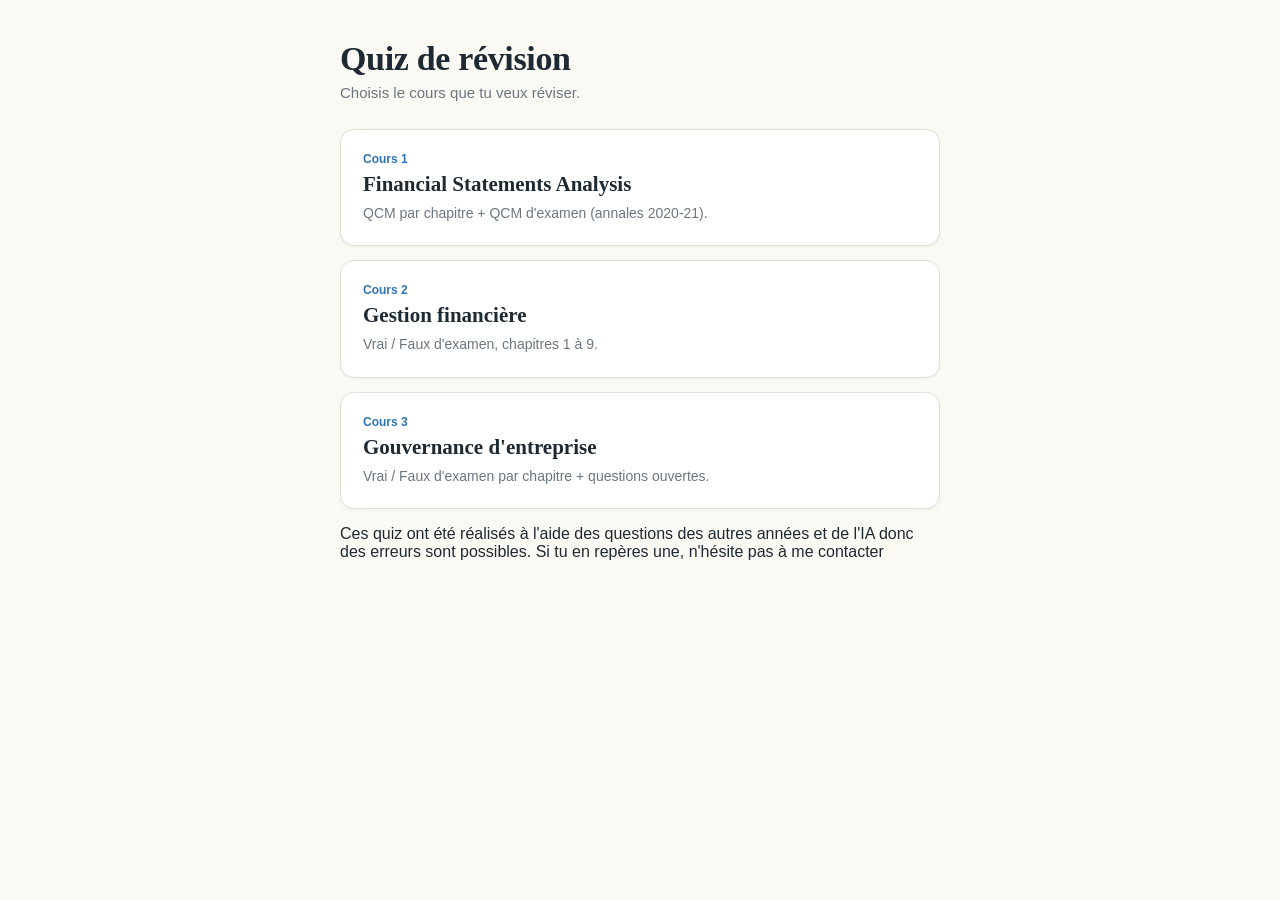
<file: index.html>
<!DOCTYPE html>
<html lang="fr">
<head>
<meta charset="UTF-8">
<meta name="viewport" content="width=device-width, initial-scale=1, viewport-fit=cover">
<title>Quiz de révision</title>
<link rel="stylesheet" href="style.css">
</head>
<body>
<main class="wrap">
  <h1>Quiz de révision</h1>
  <p class="sub">Choisis le cours que tu veux réviser.</p>

  <a class="course" href="fsa/index.html">
    <span class="course-tag">Cours 1</span>
    <span class="course-title">Financial Statements Analysis</span>
    <span class="course-desc">QCM par chapitre + QCM d'examen (annales 2020-21).</span>
  </a>

  <a class="course" href="gestion-financiere/index.html">
    <span class="course-tag">Cours 2</span>
    <span class="course-title">Gestion financière</span>
    <span class="course-desc">Vrai / Faux d'examen, chapitres 1 à 9.</span>
  </a>

  <a class="course" href="gouvernance-entreprise/index.html">
    <span class="course-tag">Cours 3</span>
    <span class="course-title">Gouvernance d'entreprise</span>
    <span class="course-desc">Vrai / Faux d'examen par chapitre + questions ouvertes.</span>
  </a>
    <p class="note">Ces quiz ont été réalisés à l'aide des questions des autres années et de l'IA donc des erreurs sont possibles. Si tu en repères une, n'hésite pas à me contacter
</main>
</body>
</html>
</file>
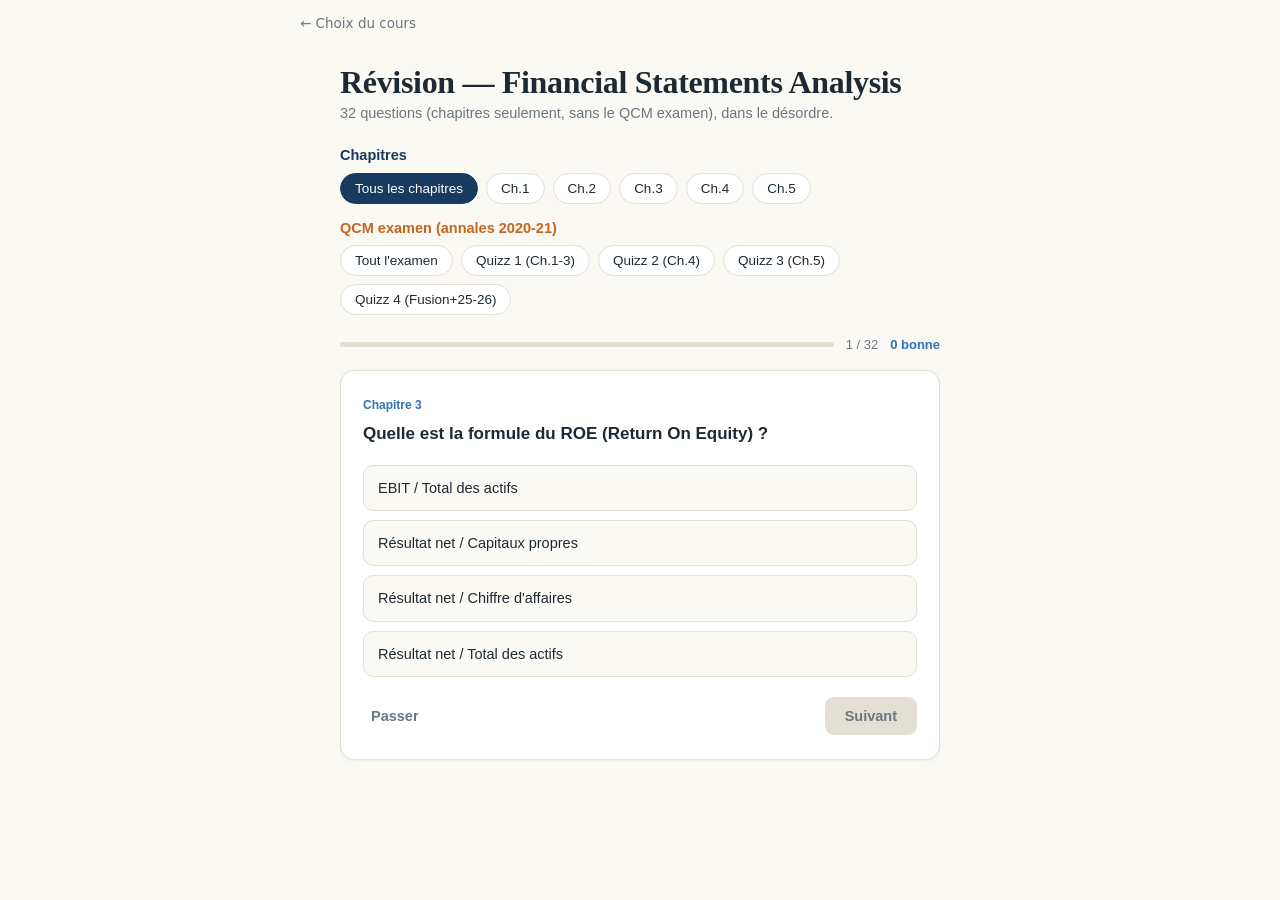
<file: fsa/index.html>
<!DOCTYPE html>
<html lang="fr">
<head>
<meta charset="UTF-8">
<meta name="viewport" content="width=device-width, initial-scale=1, viewport-fit=cover">
<title>FSA — Quiz de révision</title>
<style>
:root{
  --navy:#173A5E; --navy-2:#2E74B5; --paper:#FBF9F4; --card:#FFFFFF;
  --ink:#1E2A33; --muted:#6B7680; --amber:#C4661F; --good:#2F7D4F; --bad:#B4392E;
  --line:#E4DFD3;
  box-sizing:border-box;
  padding-top:env(safe-area-inset-top,0px); padding-bottom:env(safe-area-inset-bottom,0px);
}
@media (prefers-color-scheme: dark){
  :root:not([data-theme="light"]){
    --paper:#14181C; --card:#1B2126; --ink:#EDEBE4; --muted:#9AA3AB; --line:#2A3138;
  }
}
:root[data-theme="dark"]{
  --paper:#14181C; --card:#1B2126; --ink:#EDEBE4; --muted:#9AA3AB; --line:#2A3138;
}
html{scroll-padding-top:env(safe-area-inset-top,0px);}
*{box-sizing:border-box;}
body{
  margin:0; background:var(--paper); color:var(--ink);
  font-family:-apple-system,BlinkMacSystemFont,"Segoe UI",Roboto,sans-serif;
  min-height:100%;
}
.wrap{max-width:640px; margin:0 auto; padding:28px 20px 60px;}
h1{
  font-family:Georgia,"Times New Roman",serif; font-weight:700;
  font-size:clamp(24px,5vw,32px); margin:4px 0 2px; letter-spacing:-0.01em;
}
.sub{color:var(--muted); font-size:14.5px; margin:0 0 20px; line-height:1.5;}
.chips{display:flex; flex-wrap:wrap; gap:8px; margin-bottom:22px;}
.chip{
  border:1px solid var(--line); background:var(--card); color:var(--ink);
  padding:7px 14px; border-radius:20px; font-size:13.5px; cursor:pointer;
  transition:background .15s, color .15s, border-color .15s;
}
.chip.active{background:var(--navy); border-color:var(--navy); color:#fff;}
.progress-row{display:flex; align-items:center; gap:12px; margin-bottom:18px;}
.progress-track{flex:1; height:5px; background:var(--line); border-radius:3px; overflow:hidden;}
.progress-fill{height:100%; background:var(--navy-2); width:0%; transition:width .25s;}
.progress-label{font-size:13px; color:var(--muted); white-space:nowrap;}
.score{font-size:13px; color:var(--navy-2); font-weight:600; white-space:nowrap;}
.card{
  background:var(--card); border:1px solid var(--line); border-radius:14px;
  padding:24px 22px; box-shadow:0 1px 3px rgba(0,0,0,.05);
}
.tag{
  display:inline-block; font-size:12px; color:var(--navy-2); font-weight:600;
  margin-bottom:10px;
}
.prompt{font-size:17px; line-height:1.45; margin:0 0 18px; font-weight:600;}
.opt{
  display:block; width:100%; text-align:left; background:var(--paper);
  border:1px solid var(--line); border-radius:10px; padding:12px 14px;
  margin-bottom:9px; font-size:14.5px; color:var(--ink); cursor:pointer;
  line-height:1.4;
}
.opt:hover{border-color:var(--navy-2);}
.opt[disabled]{cursor:default;}
.opt.correct{background:rgba(47,125,79,.12); border-color:var(--good); color:var(--good); font-weight:600;}
.opt.wrong{background:rgba(180,57,46,.12); border-color:var(--bad); color:var(--bad); font-weight:600;}
.opt.dim{opacity:.5;}
.opt.sel{border-color:var(--navy-2); background:rgba(46,116,181,.12); font-weight:600;}
.feedback{
  margin-top:14px; padding:13px 15px; border-radius:10px; font-size:14px; line-height:1.5;
  border-left:3px solid var(--navy-2); background:var(--paper); display:none;
}
.feedback.show{display:block;}
.feedback b{color:var(--ink);}
.nav-row{display:flex; justify-content:space-between; align-items:center; margin-top:20px;}
.btn{
  border:none; border-radius:9px; padding:11px 20px; font-size:14.5px; font-weight:600;
  cursor:pointer; background:var(--navy); color:#fff;
}
.btn:disabled{background:var(--line); color:var(--muted); cursor:default;}
.btn.ghost{background:transparent; color:var(--muted); padding:11px 8px;}
.done{text-align:center; padding:36px 20px;}
.done .big{font-family:Georgia,serif; font-size:44px; font-weight:700; color:var(--navy);}
.done p{color:var(--muted); font-size:15px;}
</style>
</head>
<body>
<div style="max-width:720px;margin:0 auto;padding:14px 20px 0"><a href="../index.html" style="font:13.5px system-ui,sans-serif;color:#6B7680;text-decoration:none">← Choix du cours</a></div>
<div class="wrap">
  <h1>Révision — Financial Statements Analysis</h1>
  <p class="sub">Choisis une partie.</p>

  <div class="sub" style="margin:0 0 6px;font-weight:600;color:var(--navy)">Chapitres</div>
  <div class="chips" id="chips" style="margin-bottom:14px"></div>
  <div class="sub" style="margin:0 0 6px;font-weight:600;color:var(--amber)">QCM examen (annales 2020-21)</div>
  <div class="chips" id="chips2"></div>
  <div class="progress-row">
    <div class="progress-track"><div class="progress-fill" id="pfill"></div></div>
    <span class="progress-label" id="plabel">1 / 32</span>
    <span class="score" id="scorelabel">0 bonnes</span>
  </div>

  <div id="quizArea"></div>
</div>

<script>
const QUESTIONS = [
{c:1,q:"Selon le droit comptable belge, quel triplet correspond aux seuils d'une « grande entreprise » (comptes individuels) ?",o:["50 travailleurs / 11,25M€ CA / 6M€ total bilan","250 travailleurs / 42,5M€ CA / 21,25M€ total bilan","10 travailleurs / 900k€ CA / 450k€ total bilan","250 travailleurs / 50M€ CA / 43M€ total bilan"],a:0,e:"Grande entreprise (individuelle) : 50 travailleurs, 11.250.000€ de CA, 6.000.000€ de total bilan. Le 2e triplet, c'est le seuil de consolidation ; le 4e, les critères PME européens."},
{c:1,q:"Un groupe est dispensé de consolider s'il ne dépasse pas plus d'un des critères suivants :",o:["50 travailleurs / 11,25M€ / 6M€","250 travailleurs / 42,5M€ CA / 21,25M€ total bilan","100 travailleurs / 20M€ / 10M€","500 travailleurs / 100M€ / 50M€"],a:1,e:"Seuils d'obligation de consolider : 250 travailleurs, 42.500.000€ de CA, 21.250.000€ de total bilan."},
{c:1,q:"Quel est le délai correct pour la publicité des comptes annuels en Belgique ?",o:["AG < 6 mois après clôture, dépôt BNB < 1 mois après l'AG","AG < 3 mois, dépôt BNB < 6 mois","Dépôt direct BNB en 6 mois, sans AG","AG < 12 mois, dépôt BNB < 1 mois"],a:0,e:"Approbation par l'AG dans les 6 mois suivant la clôture, puis dépôt à la BNB dans le mois qui suit l'AG."},
{c:1,q:"Pour une petite entreprise (par opposition à une grande), lequel de ces éléments n'est PAS obligatoire ?",o:["Le bilan","Le compte de résultats","Le rapport de gestion","Les annexes (allégées)"],a:2,e:"Le rapport de gestion n'est pas obligatoire pour les petites et très petites entreprises ; leurs modèles de bilan, compte de résultats et annexes sont simplement adaptés (allégés)."},
{c:1,q:"Le bilan social (rapport social) reprend notamment :",o:["Uniquement le chiffre d'affaires","Le nombre de travailleurs, types de contrats, formations, mouvements de personnel","Le cours de l'action en bourse","Les seules dettes fournisseurs"],a:1,e:"Le bilan social est un modèle obligatoire belge reprenant les effectifs, les types de contrats, la répartition par genre/âge, les formations et les mouvements de personnel."},
{c:2,q:"Selon IAS 1, lequel de ces éléments ne fait PAS partie du jeu complet d'états financiers IFRS ?",o:["L'état de la situation financière","L'état du résultat global","Le rapport du commissaire aux comptes","Le tableau des flux de trésorerie"],a:2,e:"Les 4 états financiers IAS 1 sont bilan, compte de résultats, variation des capitaux propres et flux de trésorerie. Le rapport du commissaire est un document d'audit distinct, pas un état financier."},
{c:2,q:"Selon IAS 37, une provision doit être comptabilisée uniquement si :",o:["La perte est simplement possible","Obligation actuelle + sortie de ressources probable + montant estimable de façon fiable","La direction le décide librement","Le commissaire l'exige"],a:1,e:"IAS 37 impose 3 conditions cumulatives : obligation actuelle (légale ou implicite), sortie de ressources probable, montant estimable de manière fiable."},
{c:2,q:"IAS 2 impose quelle méthode d'évaluation des stocks (en-cours et produits finis) ?",o:["Le coût variable","Le coût complet (full costing)","La juste valeur uniquement","Le prix de vente estimé"],a:1,e:"IAS 2 impose le coût complet ; le coût variable, accepté en droit belge, n'est pas admis en IFRS."},
{c:2,q:"La « juste valeur » (IFRS 13) se définit comme :",o:["Le coût historique d'acquisition","Le montant auquel un actif pourrait être échangé entre parties bien informées et consentantes","Le prix fixé arbitrairement par la direction","La valeur nette comptable moins les amortissements"],a:1,e:"IFRS 13 : la juste valeur est le montant auquel un actif pourrait être échangé, ou un passif éteint, entre parties bien informées et consentantes dans des conditions de concurrence normale."},
{c:2,q:"Selon IAS 1, un actif est classé en actif courant si, entre autres :",o:["Il doit être réalisé dans le cycle d'exploitation normal ou dans les 12 mois suivant la clôture","Il est détenu depuis plus de 5 ans","Il s'agit d'un immeuble uniquement","Il n'a aucune valeur de marché"],a:0,e:"Sont courants les actifs destinés à être réalisés/vendus/consommés dans le cycle d'exploitation normal, détenus à des fins de transaction, ou la trésorerie elle-même."},
{c:3,q:"Quelle est la formule du ROE (Return On Equity) ?",o:["EBIT / Total des actifs","Résultat net / Capitaux propres","Résultat net / Chiffre d'affaires","Résultat net / Total des actifs"],a:1,e:"ROE = Résultat net / Capitaux propres. Ne pas confondre avec le ROA = EBIT / Total des actifs."},
{c:3,q:"Le ROA se calcule comme :",o:["Résultat net / Capitaux propres","EBIT / Total des actifs","EBIT / Capitaux propres","Marge brute / CA"],a:1,e:"ROA = EBIT / Total des actifs. EBIT ≈ Résultat net + charges d'intérêts + impôts."},
{c:3,q:"La marge brute (gross profit margin) se calcule :",o:["Marge brute / Chiffre d'affaires","Résultat net / Chiffre d'affaires","EBIT / Chiffre d'affaires","Dividendes / Résultat net"],a:0,e:"Marge brute = Marge brute (Ventes − Coût des ventes) / Chiffre d'affaires. Elle mesure directement la performance commerciale."},
{c:3,q:"Quelle est la cible habituelle du current ratio ?",o:["≈ 0,5","≈ 1","≈ 2","≈ 5"],a:2,e:"Current ratio (Actifs circulants / Passifs circulants) vise environ 2. Quick ratio et cash ratio visent plutôt ≈ 1."},
{c:3,q:"Le quick ratio se distingue du current ratio car il exclut :",o:["Les dettes financières LT","Les stocks","La trésorerie","Les créances clients"],a:1,e:"Quick ratio = (Actifs circulants − Stocks) / Passifs circulants : on retire l'élément le moins liquide, les stocks."},
{c:3,q:"Comment se calcule le fonds de roulement (FR) ?",o:["Actifs circulants − Passifs circulants","(Capitaux propres + Dettes LT) − Actifs non courants","Trésorerie − Dettes financières CT","Actifs circulants d'exploitation − Passifs circulants d'exploitation"],a:1,e:"FR = (Capitaux propres + Dettes LT) − Actifs non courants. Ne pas confondre avec le BFR (option 4) ni la trésorerie nette (option 3)."},
{c:3,q:"Un BFR négatif signifie que :",o:["L'entreprise a besoin de financement CT supplémentaire","Les ventes sont encaissées avant que les charges d'exploitation ne soient décaissées : excédent de financement CT","L'entreprise est en faillite","Les actifs non courants sont sous-financés"],a:1,e:"BFR < 0 : le chiffre d'affaires est encaissé avant le décaissement des charges d'exploitation, ce qui génère un excédent — mais crée une dépendance vis-à-vis des tiers."},
{c:3,q:"Comment se calcule le cycle d'exploitation (operating cash cycle) ?",o:["Délai stocks + Délai clients − Délai fournisseurs","Délai stocks + Délai fournisseurs − Délai clients","Délai clients − Délai fournisseurs − Délai stocks","Délai stocks × Délai clients / Délai fournisseurs"],a:0,e:"Cycle d'exploitation = Délai moyen de rotation des stocks + Délai moyen de paiement des clients − Délai moyen de paiement des fournisseurs."},
{c:3,q:"Un ratio de gearing (Dettes LT / Capitaux propres) élevé indique :",o:["Une forte dépendance aux capitaux propres","Un endettement LT élevé par rapport aux capitaux propres","Une excellente liquidité CT","Des dividendes élevés"],a:1,e:"Plus ce ratio est élevé, plus l'entreprise est endettée à long terme relativement à ses fonds propres."},
{c:3,q:"Le dividend payout ratio se calcule :",o:["Dividendes / Résultat net","Résultat net / Dividendes","Cours de l'action / EPS","Dividendes / Capitaux propres"],a:0,e:"Dividend payout ratio = Dividendes / Résultat net : proportion du bénéfice distribuée aux actionnaires."},
{c:3,q:"L'analyse verticale (« common size ») d'un bilan sert principalement à :",o:["Comparer plusieurs entreprises sur un même exercice, en % d'un poste de référence","Calculer uniquement le résultat net","Remplacer le tableau des flux de trésorerie","Éliminer les intérêts minoritaires"],a:0,e:"L'analyse verticale exprime chaque poste en % d'un poste clé (souvent le total du bilan ou le CA), ce qui permet la comparaison entre concurrents sur une même période ; l'analyse horizontale, elle, compare dans le temps."},
{c:4,q:"Dans le tableau des flux (méthode indirecte), l'amortissement de l'exercice est :",o:["Retranché du résultat net","Réintégré (ajouté) au résultat net, car charge non décaissée","Ignoré","Classé en CFF"],a:1,e:"L'amortissement réduit le résultat net sans sortie de trésorerie réelle : il faut donc le réajouter (l'ajouter) au résultat net dans le calcul du CFO."},
{c:4,q:"La méthode indirecte de construction du tableau des flux s'appuie sur :",o:["Les seuls extraits bancaires","Le compte de résultats et le bilan (utilisable en externe)","Le rapport du commissaire","Le bilan social"],a:1,e:"La méthode indirecte se base sur le compte de résultats et le bilan (donc exploitable même par un analyste externe), contrairement à la méthode directe qui exige les relevés bancaires internes."},
{c:4,q:"Une augmentation des stocks d'une année sur l'autre a quel impact sur le CFO ?",o:["Entrée de trésorerie (+)","Sortie de trésorerie (−)","Aucun impact","Impact seulement sur le CFI"],a:1,e:"Augmentation d'actif = sortie de cash (règle générale de la méthode indirecte)."},
{c:4,q:"Les 3 catégories du tableau des flux de trésorerie sont :",o:["Exploitation, Investissement, Financement","Ventes, Achats, Salaires","Actif, Passif, Capitaux propres","Direct, Indirect, Mixte"],a:0,e:"CFO (exploitation), CFI (investissement) et CFF (financement) sont les 3 sources de variation de trésorerie."},
{c:4,q:"La correction de la variation externe des capitaux propres sert à :",o:["Isoler la part de variation des capitaux propres non liée au résultat de l'exercice (ex. augmentation de capital)","Calculer le ROE","Remplacer l'amortissement","Éliminer les dettes fournisseurs"],a:0,e:"On calcule : (somme des variations des postes de capitaux propres) − (résultat de l'exercice − dividendes), pour isoler ce qui vient d'un apport externe (ex. augmentation de capital) plutôt que du résultat."},
{c:4,q:"Un investissement important en PPE (immobilisations corporelles) apparaît principalement dans :",o:["Le CFO","Le CFI","Le CFF","Aucun des trois"],a:1,e:"Les acquisitions/cessions d'actifs non courants (PPE, placements financiers…) relèvent du CFI (flux d'investissement)."},
{c:5,q:"À partir de quel seuil de détention le contrôle d'une filiale est-il présumé ?",o:["Plus de 20 %","Plus de 33 %","Plus de 50 %","100 % uniquement"],a:2,e:"Le contrôle est présumé quand la mère détient plus de 50 % des droits de vote ; en-dessous, un contrôle « de fait » reste possible via des accords."},
{c:5,q:"Quelle méthode s'applique à une « opération conjointe » (joint operation) ?",o:["Intégration globale","Intégration proportionnelle","Mise en équivalence","Exclusion pure et simple"],a:1,e:"Opération conjointe → intégration proportionnelle : données de la mère à 100 % + quote-part de la filiale commune, sans intérêts minoritaires."},
{c:5,q:"Une société associée (influence notable, sans contrôle) est traitée par :",o:["Intégration globale","Intégration proportionnelle","Mise en équivalence (valorisation, hors consolidation)","Élimination totale des actifs"],a:2,e:"Mise en équivalence : ce n'est pas une consolidation, la société associée n'est pas incluse — seule sa participation est réévaluée à hauteur de la quote-part des capitaux propres détenue."},
{c:5,q:"Dans un groupe en cascade (Mère → Sub1 → Sub2), le pourcentage d'intérêt de la Mère dans Sub2 se calcule en :",o:["Prenant le plus faible pourcentage de la chaîne","Multipliant les pourcentages successifs de la chaîne","Additionnant les pourcentages successifs","Ignorant Sub1"],a:1,e:"Le % d'intérêt se multiplie le long de la chaîne (ex. 80%×60%=48%) et sert à répartir le résultat entre groupe et NCI ; le % de contrôle, lui, ne se multiplie pas."},
{c:5,q:"Avant de consolider, les soldes et transactions intragroupe (dettes, produits, charges, dividendes) doivent être :",o:["Doublés","Éliminés en totalité","Convertis en devise étrangère uniquement","Ignorés s'ils sont peu significatifs"],a:1,e:"Les soldes et transactions intragroupe, ainsi que les profits/pertes qui en résultent, sont éliminés en totalité lors de la consolidation."},

];

// ===== ANNALES (66 questions du fichier Gemini, converties) =====
// d:1 = réponse déduite par moi (non fournie dans le fichier) -> à vérifier avec ton cours
const S=(t,q,o,a,e,d)=>({c:"A",t,k:"s",q,o,a:typeof a==="number"?a:o.indexOf(a),e:e||"",d});
const M=(t,q,o,a,e,d)=>({c:"A",t,k:"m",q,o,a,e:e||"",d});
const T=(t,q,a,e,d)=>({c:"A",t,k:"t",q,a,e:e||"",d});
const L=(t,intro,o,items,d)=>[{c:"A",t,k:"g",q:intro,o,items,d}];
const N=(t,q,need,o,known)=>({c:"A",t,k:"n",q,o,need,known});
const IMG=["[data-uri]", "[data-uri]", "[data-uri]", "[data-uri]"];
const KEY=" Corrigé officiel (PDF 2020-21).",NOTE_OLD=" Selon le corrigé 2020-21 (seuils de l'époque : 50 travailleurs / 9M€ / 4,5M€ ; micro 10 / 700k€ / 350k€ ; plus de 100 travailleurs = grande). Ton cours actuel donne d'autres seuils (11,25M€ / 6M€ ; 900k€ / 450k€).",CONS=" Corrigé officiel (PDF). Ces réponses impliquent des seuils plus bas que ceux de ton cours actuel (250 / 42,5M€ / 21,25M€) : environ 250 travailleurs / 34M€ / 17M€, un seul critère dépassé suffisant. À garder en tête si l'examen suit ton cours actuel.";
const Q1="Quizz 1 (Ch.1-3)",Q2="Quizz 2 (Ch.4)",Q3="Quizz 3 (Ch.5)",Q4="Quizz 4 (Fusion + 2025-26)";
const MAN=["Mandatory","Not mandatory"], SZ=["Large","Small","Micro"], TF=["True","False"];
const co=(w,x,y)=>"In Belgium, a company totalizing "+w+" workers, "+x+" sales and "+y+" assets is:";
const LEG="Seuils du cours (Ch.1) : grande = dépasse plus d'un critère parmi 50 travailleurs / 11.250.000 CA / 6.000.000 total bilan ; micro = pas plus d'un critère dépassé parmi 10 / 900.000 / 450.000 ; sinon petite.";
QUESTIONS.push(
S(Q1,"In Belgium, a company with the form SA employing 100 workers and totalising 10.000.000 sales has to use Complete Scheme to present Financial Statements.",MAN,"Not mandatory","Seuils ACTUELS du cours (individuel) : grande = plus d'un critere depasse parmi 50 travailleurs / CA 11.250.000e / bilan 6.000.000e ; micro = 10 / 900.000e / 450.000e. Ici seul le critere travailleurs est depasse (100>50) ; CA 10M < 11,25M -> 1 seul critere -> Not mandatory. Historique : le corrige Moodle de l'examen 2020-21 utilisait les anciens seuils (CA 9M / bilan 4,5M) et donnait « Mandatory » ; ne pas l'appliquer a ton examen actuel.",1),
S(Q1,"In Belgium, a company with the form SA employing 300 workers and totalising 6.000.000 total assets has to use Complete Scheme to present Financial Statements.",MAN,"Not mandatory","Seuils ACTUELS du cours (individuel) : grande = plus d'un critere depasse parmi 50 travailleurs / CA 11.250.000e / bilan 6.000.000e ; micro = 10 / 900.000e / 450.000e. Seul le critere travailleurs est depasse (300>50) ; bilan 6M n'est pas strictement superieur a 6M -> 1 seul critere -> Not mandatory. Historique : le corrige Moodle de l'examen 2020-21 utilisait les anciens seuils (CA 9M / bilan 4,5M) et donnait « Mandatory » ; ne pas l'appliquer a ton examen actuel.",1),
S(Q1,"In Belgium, a company with the form SA employing 500 workers and totalising 10.000.000 sales has to use Complete Scheme to present Financial Statements.",MAN,"Not mandatory","Seuils ACTUELS du cours (individuel) : grande = plus d'un critere depasse parmi 50 travailleurs / CA 11.250.000e / bilan 6.000.000e ; micro = 10 / 900.000e / 450.000e. Seul le critere travailleurs est depasse (500>50) ; CA 10M < 11,25M -> Not mandatory. Historique : le corrige Moodle de l'examen 2020-21 utilisait les anciens seuils (CA 9M / bilan 4,5M) et donnait « Mandatory » ; ne pas l'appliquer a ton examen actuel.",1),
S(Q1,"In Belgium, a company with the form SA totalising 8.000.000 turnover and 100 workers has to use Complete Scheme to present Financial Statements.",MAN,"Not mandatory","VERIFIE, et sans ambiguite cette fois : 8Me reste sous le seuil de CA aussi bien ancien (9M) qu'actuel (11,25Me) ; seul le critere travailleurs est depasse (100>50) -> 1 seul critere -> Not mandatory, quelle que soit la version des seuils."+KEY),
S(Q1,"In Belgium, a company totalising 40 workers, 6.000.000 sales and 5.000.000 assets is",SZ,"Small","Seuils ACTUELS du cours (individuel) : grande = plus d'un critere depasse parmi 50 travailleurs / CA 11.250.000e / bilan 6.000.000e ; micro = 10 / 900.000e / 450.000e. Aucun critere grande entreprise depasse (40<50 ; 6M<11,25M ; 5M<6M) -> pas Large ; micro depasse largement -> Small."),
S(Q1,"In Belgium, a company totalising 40 workers, 400.000 sales and 300.000 assets is",SZ,"Micro","RE-CORRIGE : le document QCM-fusion confirme explicitement « => micro » pour ce cas exact (capture Moodle, case cochee). Mon ancienne reponse « Small » etait une deduction par elimination qui s'est revelee fausse. Seul le critere travailleurs (40>10) est depasse -> reste Micro (regle du « max 1 critere »)."),
S(Q1,"In Belgium, a company totalising 80 workers, 8.000.000 sales and 4.000.000 assets is",SZ,"Small","VERIFIE via capture Moodle officielle (feedback explicite « The correct answer is: Large »...) -- attention, ce libelle exact correspond en realite a la question suivante (60 travailleurs) qui donne Large ; pour CELLE-CI (80 travailleurs), seul le critere travailleurs est depasse -> Small, confirme aussi par une note independante."+KEY),
S(Q1,"In Belgium, a company totalising 20 workers, 500.000 sales and 400.000 assets is",SZ,"Micro","Seuils ACTUELS du cours (individuel) : grande = plus d'un critere depasse parmi 50 travailleurs / CA 11.250.000e / bilan 6.000.000e ; micro = 10 / 900.000e / 450.000e. Seul le critere travailleurs depasse le seuil micro (20>10) ; CA 500k<900k et bilan 400k<450k -> max 1 critere -> Micro. Historique : le corrige Moodle de l'examen 2020-21 utilisait les anciens seuils (CA 9M / bilan 4,5M) et donnait « Small » ; ne pas l'appliquer a ton examen actuel."),
S(Q1,"In Belgium, a company totalising 60 workers, 7.500.000 sales and 5.000.000 assets is",SZ,"Small","Seuils ACTUELS du cours (individuel) : grande = plus d'un critere depasse parmi 50 travailleurs / CA 11.250.000e / bilan 6.000.000e ; micro = 10 / 900.000e / 450.000e. Seul le critere travailleurs est depasse (60>50) ; CA 7,5M<11,25M et bilan 5M<6M -> 1 seul critere -> pas Large -> Small. Historique : le corrige Moodle de l'examen 2020-21 utilisait les anciens seuils (CA 9M / bilan 4,5M) et donnait « Large » ; ne pas l'appliquer a ton examen actuel.",1),
T(Q1,"If closing date is 31/12, a company with the form SA has to transfer the statements to National bank before what precise date (use scheme DD/YY to answer).","31/07"),
T(Q1,"If closing date is 30/06, a company with the form SA has to present the statements to shareholders before what precise date (use scheme DD/YY to answer).","31/12"),
T(Q1,"If closing date is 31/12, a company with the form SA has to present the statements to shareholders before what precise date (use scheme DD/YY to answer).","30/06","AG dans les 6 mois apres la cloture.",1),
T(Q1,"If closing date is 30/03, a company with the form SA has to present the statements to shareholders before what precise date (use scheme DD/YY to answer).","30/09"),
T(Q1,"If closing date is 30/03, a company with the form SA has to transfer the statements to National bank before what precise date (use scheme DD/YY to answer).","30/10|31/10","Non donnee dans le PDF original ; deduite par coherence (AG 30/09 + 1 mois = 30/10), confirmee par recoupement avec une autre question du corpus (cloture 30/06 -> 31/01).",1),
S(Q1,"In Belgium, an external control by \u00ab commissaires aux comptes \u00bb is mandatory for small companies.",TF,"False","Non corrigee explicitement par une reponse visible dans le PDF, mais le slide 11 du chapitre 1 precise que seules les « small PUBLIC (cotees) companies » sont concernees, pas les petites societes en general.",1),
S(Q1,"In Belgium, an external control by \u00ab commissaires aux comptes \u00bb is mandatory for all companies.",TF,"False","",1),
S(Q1,"In Belgium, an external control by CPA'S (listed on the corresponding professional Institute) is mandatory for large companies.",TF,"True","VERIFIE mot pour mot dans le document QCM-fusion (surlignage vert).",1),
S(Q1,"In Belgium, an external control is prohibited for small companies.",TF,"False","Il n'est pas interdit, simplement non obligatoire. Verifie mot pour mot dans le document le plus recent (2025-2026).",1),
S(Q1,"The basic most important Belgian Legal text related to accounting and statements, adapted afterwoods, is",["None of them","Royal decree of 1976","Royal decree of 1985"],"Royal decree of 1976","",1),
S(Q1,"The most important European Directive, related to consolidation of group Financial Statements and reports, later implemented in all European countries is",["The 4th directive, 1978","The 7th directive, 1983","The 8th directive, 2005"],"The 7th directive, 1983","4th = comptes annuels individuels ; 7th = consolidation ; 8th = controle legal. Verifie mot pour mot (surlignage) dans le document QCM-fusion."),
S(Q1,"The most important European Directive, related to Companies accounting and reports, later implemented in all European countries is",["The 4th directive, 1978","The 7th directive, 1983","The 8th directive, 2005"],"The 4th directive, 1978","Verifie mot pour mot (surlignage) dans le document QCM-fusion et dans des notes independantes."),
S(Q1,"The most important European Directive, related to the control of Financial Statements and reports, later implemented in all European countries is",["The 4th directive, 1978","The 7th directive, 1983","The 8th directive, 2005"],"The 8th directive, 2005","Verifie mot pour mot dans des notes independantes."),
S(Q1,"A group of companies totalizing, on a consolidated basis, 300 workers, 30.000.000 sales and 15.000.000 assets has to prepare consolidated statements.",TF,"False","Seuils ACTUELS du cours (groupe, base consolidee) : 250 travailleurs / CA 42.500.000e / bilan 21.250.000e, et l'obligation de consolider existe seulement si AU MOINS DEUX criteres sont depasses. Seul le critere travailleurs est depasse (300>250) ; CA 30M<42,5M ; bilan 15M<21,25M -> 1 seul critere -> pas d'obligation. NB : le corrige Moodle 2020-21 donnait « True » pour ce cas ; il ne correspond pas a la regle des deux criteres du cours actuel."),
S(Q1,"A group of companies totalizing, on a consolidated basis, 200 workers, 40.000.000 sales and 15.000.000 assets has to prepare consolidated statements.",TF,"False","Seuils ACTUELS du cours (groupe, base consolidee) : 250 travailleurs / CA 42.500.000e / bilan 21.250.000e, et l'obligation de consolider existe seulement si AU MOINS DEUX criteres sont depasses. Aucun critere depasse (200<250 ; 40M<42,5M ; 15M<21,25M) -> pas d'obligation de consolider."),
S(Q1,"A group of companies totalizing, on a consolidated basis, 200 workers, 32.000.000 sales and 20.000.000 assets has to prepare consolidated statements.",TF,"False","Seuils ACTUELS du cours (groupe, base consolidee) : 250 travailleurs / CA 42.500.000e / bilan 21.250.000e, et l'obligation de consolider existe seulement si AU MOINS DEUX criteres sont depasses. Aucun critere depasse (200<250 ; 32M<42,5M ; 20M<21,25M) -> pas d'obligation de consolider."),
S(Q1,"A group of companies totalizing, on a consolidated basis, 150 workers, 30.000.000 sales and 14.000.000 assets has to prepare consolidated statements.",TF,"False","Seuils ACTUELS du cours (groupe, base consolidee) : 250 travailleurs / CA 42.500.000e / bilan 21.250.000e, et l'obligation de consolider existe seulement si AU MOINS DEUX criteres sont depasses. Aucun critere depasse -> pas d'obligation de consolider."),
S(Q1,"A group of companies totaling, on a consolidated basis, 260 workers, 50.000.000 sales, and 14.000.000 assets has to prepare consolidated statements. (seuils ACTUELS, document 2025-2026)",TF,"True","VERIFIE : avec les seuils actuels (250 trav./42,5Me/21,25Me), DEUX criteres sont depasses ici (travailleurs 260>250 ET CA 50M>42,5M) -> True sans ambiguite, quelle que soit l'interpretation de la regle.",1),
...L(Q1,"Make the links between terms and definitions : Applied code OR Diversity policy OR Statutes (statutory statement) OR Remuneration committee OR Risk Committee OR Auditor report OR social report OR management responsibility report",["Applied code","Diversity policy","Statutes (statutory statement)","Remuneration committee","Risk Committee","Auditor report","Social report","Management responsibility report","Statement of tangible fixed assets"],[
["Assurance about the fairness of statements","Auditor report"],["Information about the gender distribution inside the company and the board","Diversity policy"],["Type of governance measures used by the group","Applied code"],["Commission controlling the decisions related to the fees attributed to directors","Remuneration committee"],["Financial data related to the mother company","Statutes (statutory statement)"],["Data explaining the situation of workforce","Social report"],["Engagement about the control system of the company","Management responsibility report"],["Table disclosing components and movements related to PPE","Statement of tangible fixed assets"]]),
...L(Q1,"Make the links between Concepts and Definitions : Fair value OR Consensus seeking OR Inadaptability OR Comparability OR Compliance OR Fair View",["Fair value","Consensus seeking","Inadaptability","Comparability","Compliance","Fair View"],[
["Characteristics of data needed to allow investors to proceed to well informed choices","Comparability"],["Default of the standards setting process linked to the fact that all countries must agree on definitions and model that are influenced by some of them","Consensus seeking"],["Characteristic of standards that are too largely defined, with no specific treatment of the size or activity of the company","Inadaptability"],["Characteristic of financial information ensuring investors that their decisions are based on reliable data","Fair View"]]),
...L(Q1,"Where can you read that kind of information : Statement of financial position, assets OR Statement of changes in equity OR Statement of comprehensive income OR Statement of financial position, equity OR Cash-flow Statement",["Statement of financial position, assets","Statement of changes in equity","Statement of comprehensive income","Statement of financial position, equity","Cash-flow Statement"],[
["The amount of shares issued","Statement of changes in equity"],["The amounts of dividends paid","Statement of changes in equity"],["The value of property, plant and equipment","Statement of financial position, assets"],["The net profit, per share","Statement of comprehensive income"],["The amount of treasury shares","Statement of financial position, equity"],["The value of derivatives","Statement of financial position, assets"],["The annual amount of depreciation","Statement of comprehensive income"],["The total amount of account receivables","Statement of financial position, assets"]]),
...L(Q1,"Where can you read that kind of information : Statement of financial position, assets OR Cash-flow Statement OR Statement of comprehensive income OR Statement of financial position, equity OR Statement of financial position, liabilities",["Statement of financial position, assets","Cash-flow Statement","Statement of comprehensive income","Statement of financial position, equity","Statement of financial position, liabilities"],[
["The amount of inventory","Statement of financial position, assets"],["The amount of buildings held for sale","Statement of financial position, assets"],["The amount of operating cash flow","Cash-flow Statement"],["The amount of dividends received","Statement of comprehensive income"],["The amount of investments in fixed assets","Cash-flow Statement"],["The amount of deferred taxes to pay","Statement of financial position, liabilities"],["The amount of common stocks","Statement of financial position, equity"],["The accruals related to prepaid expenses","Statement of financial position, assets"]]),
...L(Q1,"Make the links between terms and explanations : Non current liabilities OR Statement of financial position OR Current assets OR Disclosures/notes OR Statement of changes in equity",["Non current liabilities","Statement of financial position","Current assets","Disclosures/notes","Statement of changes in equity","Statement of cash flows"],[
["Loans whose commitment must has been taken for a period of at least 12 months following the end of the fiscal year","Non current liabilities"],["Explaining the components of the production and operating tools of a company and the fundings sources at a point of time","Statement of financial position"],["Assets held for trading purpose","Current assets"],["Giving detailed information about accounting techniques used","Disclosures/notes"],["Explaining the use and source of cash, classified in 3 categories and explaining the evolution of cash balances","Statement of cash flows"],["Assets consumable within the operating cycle of the company","Current assets"],["Explaining the movements between elements resulting in the book value","Statement of changes in equity"]]),
M(Q1,"Choose the true proposition(s) : None of these propositions is true / IAS asks for sectorial or geographical informations / Provisions are more likely to be registered in Belgian law than in IAS / Balance sheet presentation following IAS is based on a standard side scheme for all companies / Provisions, following IAS37, can only be registered if an actual obligation is based on a past event.",["None of these propositions is true","IAS asks for sectorial or geographical informations","Provisions are more likely to be registered in Belgian law than in IAS","Balance sheet presentation following IAS is based on a standard side scheme for all companies","Provisions, following IAS37, can only be registered if an actual obligation is based on a past event"],[1,2,4],"IAS 1 n'impose pas de schema unique de bilan pour toutes les societes -- c'est faux.",1),
M(Q1,"Choose the true proposition(s) : None of these propositions is true / Fair value is a valuation method based on the market value of assets / Financial statements prepared following IAS include 3 statements and disclosures / Following IAS, information must be prepared taking into account mainly the interest of shareholders.",["None of these propositions is true","Fair value is a valuation method based on the market value of assets","Financial statements prepared following IAS include 3 statements and disclosures","Following IAS, information must be prepared taking into account mainly the interest of shareholders"],[1,3],"IAS = 4 etats (pas 3) + notes, donc l'option « 3 statements » est fausse.",1),
...L(Q1,"What are they most interested in? Stability OR solvency OR profitability OR Perennity",["Stability","Solvency","Profitability","Perennity"],[["Employees","Stability"],["Bankers","Solvency"],["Financial investors","Profitability"],["Controlling investors","Perennity"]]),
S(Q1,"To find a comfortable situation, you should:",["Decrease WCR (BFR)","Increase WC (FRN)","Both of these","None of these"],"Both of these","VERIFIE via capture Moodle officielle (surlignage orange).",1),
M(Q1,"To reduce WCR (BFR), you should:",["Increase ST debt","Increase Financial loans","Decrease cash","Reduce inventories","None of these"],[0,3],"Cle de l'examen (surlignage orange dans le PDF) : Increase ST debt + Reduce inventories. ATTENTION : en theorie du cours, BFR = actifs d'exploitation - passifs d'exploitation, donc augmenter des dettes FINANCIERES a court terme (credit bancaire, decouvert) ne reduit PAS le BFR (cela joue sur la tresorerie nette). « Increase ST debt » n'est correct que si on l'entend comme dettes d'exploitation (fournisseurs, taxes). Le PDF ne precise pas : reponse gardee pour coller a la cle d'examen, a confirmer avec le prof.",1),
M(Q1,"To increase WC (FRN), you should:",["Raise capital","Decrease debt","None of these","Increase profitability","Increase equity"],[0,3,4],"FRN = capitaux permanents - actifs non courants. Non corrigee officiellement dans le PDF (l'enonce de l'etudiant dit avoir eu 2/3 avec « Raise capital » et « Increase equity » seuls) ; « Increase profitability » est ajoute par deduction (un resultat plus eleve augmente aussi les capitaux propres).",1),
M(Q1,"To increase Net Cash position, you could:",["Increase LT Investments","Decrease Customers payment delays","Decrease Suppliers payment delays","Increase profitability","Sale PPE"],[1,3,4],"VERIFIE via capture Moodle officielle. Attention : « Decrease Suppliers payment delays » (payer les fournisseurs plus vite) consommerait du cash, ce n'est donc pas une bonne reponse malgre l'intuition.",1),
S(Q1,"Have a look at these document extracts, related to SAP, an IT company, and decide what kind of statement it is (1/4)<br><img src=\""+IMG[0]+"\" style=\"max-width:100%;border:1px solid var(--line);border-radius:8px;margin-top:8px\">",["Cash flow statement","Statement of financial position","Statement of comprehensive income","Statement of changes in equity"],"Cash flow statement","Corrige officiel (PDF 2020-21)."),
S(Q1,"Have a look at these document extracts, related to SAP, an IT company, and decide what kind of statement it is (2/4)<br><img src=\""+IMG[1]+"\" style=\"max-width:100%;border:1px solid var(--line);border-radius:8px;margin-top:8px\">",["Cash flow statement","Statement of financial position","Statement of comprehensive income","Statement of changes in equity"],"Statement of comprehensive income","Corrige officiel (PDF 2020-21)."),
S(Q1,"Have a look at these document extracts, related to SAP, an IT company, and decide what kind of statement it is (3/4)<br><img src=\""+IMG[2]+"\" style=\"max-width:100%;border:1px solid var(--line);border-radius:8px;margin-top:8px\">",["Cash flow statement","Statement of financial position","Statement of comprehensive income","Statement of changes in equity"],"Statement of changes in equity","Corrige officiel (PDF 2020-21)."),
S(Q1,"Have a look at these document extracts, related to SAP, an IT company, and decide what kind of statement it is (4/4)<br><img src=\""+IMG[3]+"\" style=\"max-width:100%;border:1px solid var(--line);border-radius:8px;margin-top:8px\">",["Cash flow statement","Statement of financial position","Statement of comprehensive income","Statement of changes in equity"],"Statement of financial position","Corrige officiel (PDF 2020-21)."),
T(Q1,"In the case study related to the 5 companies, (Arpagon a Estiva), please indicate the amount of Working Capital Requirements (BFR) in year N for Dante.","3200","Pas de reponse officielle dans le PDF (champ laisse vide) ; recalcule par nous depuis le vrai fichier Case_study_FSA_1 : actifs circulants d'exploitation (creances 5.200 + stocks 2.800 = 8.000) - dettes circulantes d'exploitation (dettes CT 6.202 - partie financiere 1.402 = 4.800) = 3.200."),
T(Q1,"In the case study related to the 5 companies, (Arpagon a Estiva), please indicate the amount of Treasury (T) in year N-2 for Dante.","-1100","Pas de reponse officielle dans le PDF (champ laisse vide) ; recalcule par nous : FR (2.000) - BFR (3.100) = -1.100 ; controle : Cash (100) - dettes financieres CT (1.200) = -1.100. Confirme aussi par note independante (« T year2 Dante => -1100 »)."),
S(Q1,"In the case study related to the 5 companies, (Arpagon a Estiva), please indicate if the proposition is true : The company Corfu is in a difficult situation but efforts begin to pay.",TF,"True","VERIFIE mot pour mot (surlignage) dans le document QCM-fusion.",1),
S(Q1,"In the case study related to the 5 companies, (Arpagon a Estiva), please indicate if the proposition is true : The company Arpagon has a huge problem with a too short cash position (not enough cash).",TF,"False","Corrige officiel confirme par le vrai fichier Case_study_FSA_1 : la tresorerie nette d'Arpagon est positive et croissante sur les 3 ans (200 -> 300 -> 500)."),
S(Q1,"In the case study related to the 5 companies, (Arpagon a Estiva), please indicate if the proposition is true : The company Dante has recently raised capital.",TF,"True","Corrige officiel confirme par le vrai fichier : les capitaux propres de Dante bondissent de 700 a 1.700 en N-1, coherent avec une recapitalisation."),
S(Q1,"In the case study related to the 5 companies, (Arpagon a Estiva), please indicate if the proposition is true : The company Bellissima should find cash to finance next PPE because they are old.",TF,"True","Corrige officiel confirme par le vrai fichier : les indices du cas mentionnent des immobilisations tres depreciees chez Bellissima, et sa tresorerie nette reste faible malgre un FR positif."),
{c:"A",t:Q1,k:"g",q:"My sales are 200.000, my purchases are 80.000, my cost of goods sold is 180.000, my depreciations are 40.000, my financial costs are 10.000, my equity is 100.000, my assets are 250.000 (no other information needed). Donne : ROE en %, EBITDA, Operating result, ROA (based on EBIT) en % -- chiffres seuls.",items:[["ROE (%)","10"],["EBITDA","60000"],["Operating result","20000"],["ROA sur EBIT (%)","8"]],e:"Resultat operationnel = 200.000 - 180.000 = 20.000 (les amortissements sont inclus dans le cout des ventes). Resultat net = 20.000 - 10.000 = 10.000 -> ROE = 10 %. EBITDA = 20.000 + 40.000 = 60.000 et ROA = 20.000 / 250.000 = 8 % : seuls ROE=10 et Operating result=20.000 sont donnes officiellement (Corrige) dans le PDF ; EBITDA et ROA sont calcules par nous.",d:1},
S(Q1,"Same data as previous question : My gross profit margin is",["To be compared","High","Low"],"To be compared","Une marge se juge toujours par rapport a un benchmark sectoriel, jamais dans l'absolu."+KEY),
M(Q2,"Questions related to Ahold published 2019 statement of CF (page 124 annual report Ahold). Among these propositions, which one(s) is (are) true ?",["Ahold incurred a total decrease in cash for 2019","Ahold includes only Operational Profit in its CFO","Ahold primarily financed its investments with debt","Ahold inventories increased in 2019","Ahold considered paid interest as part of CFO","Ahold shareholders received more than 2.000 millions of cash in 2019","Ahold paid dividends during 2019","Ahold's equity and liabilities helped to finance acquisitions during 2019","Ahold desinvested in assets during 2019","Ahold needed new debt to finance investments","Ahold considered received dividends as part of CFO","Ahold considered paid interest as part of CFF"],[1,3,5,6,9,11],"Reponses en rouge du PDF (rapport Ahold non lu en detail, non reverifiable par nous). Le PDF indique lui-meme que les 3 dernieres (section « non corrigees ») restent ambigues (reponse suggeree : « A ou C ou A+C »).",1),
S(Q2,"If the basis of your CFO is not Net profit, what could Financial Revenues be part of ?",["CFO","CFI","CFF"],"CFI","Capture Moodle montrant CFI coche ; un autre document montre aussi CFF coche mais barre (rature) -- possible correction du document source lui-meme. Reste un peu incertain.",1),
S(Q2,"If the basis of your CFO is not Net profit, what could Financial Costs be part of ?",["CFO","CFI","CFF"],"CFF","Une note independante l'affirme explicitement ; une autre capture (non confirmee par couleur) montre un etudiant ayant choisi CFI pour un format « select one » -- a verifier.",1),
S(Q2,"What could be the place of short Term financial deposits in a Cash Flow Statement ?",["CFO","CFI","CFF"],"CFO","Non clairement confirme par une source colorimetrique ; la these la plus probable (tresorerie et equivalents) est le CFO ou simplement exclu du tableau (classe en tresorerie finale).",1),
T(Q2,"Given the data of Pairi Daiza (Excel file, data table below), what is the amount of CFI ? (no currency, no \",\", no \".\" ; example : 10000 or -25000)","-51995352","VERIFIE (reponse du PDF, et recalcule depuis l'Excel) : variation des immobilisations (237.705 + 31.962.222 + 24.946 = 32.224.873) + amortissements de l'annee (Depreciation 19.770.479) = 51.995.352, en sortie de tresorerie donc negatif. Le PDF original ecrivait « -5199535215 » : artefact de copier-coller."),
T(Q2,"Given the data of Pairi Daiza (Excel file, data table below), what is the influence of inventories on CFO ? (give the impact on cash : no sign if increase in cash, - if decrease in cash)","-193549","VERIFIE (reponse du PDF) : les stocks augmentent de 193.549 (1.770.034 - 1.576.485) ; une augmentation d'actif est une sortie de cash, donc -193549."),
T(Q2,"Given the data of Pairi Daiza (Excel file, data table below), what is the amount of « external variation of equity » ? (no currency, no \",\", no \".\")","360731","VERIFIE (reponse du PDF) : correspond exactement a la variation de la ligne « Reserves and retained earnings » de l'Excel (2.185.677 - 1.824.946). La variation des benefices accumules (2.068.962) s'explique deja par resultat - dividendes (6.696.114 - 4.627.152), et les subsides en capital (-605.450) sont une autre ligne."),
M(Q3,"Among following propositions, what is (are) the true one(s)",["None is true","An associated company is not a subsidiary","A company owning 40% of voting rights of another can not be a mother company","De facto control can be observed when a company owns less than 40% of voting rights","A participation of 15% is treated as an associated company","Legal control is presumed when a company owns more than 50% of voting rights"],[1,3,5],"VERIFIE via capture Moodle officielle pour \u00ab legal control >50% \u00bb et \u00ab de facto control <40% \u00bb (toutes deux surlignees/vraies). \u00ab 15% = associate \u00bb reste fausse (pas de surlignage). \u00ab 40% ne peut pas etre mere \u00bb : pas confirme, laisse en dehors de la bonne reponse par coherence (un accord peut donner le controle meme a 40%).",1),
{c:"A",t:Q3,k:"g",q:"Among the following phrases, which one(s) is (are) true?",items:[["Non-controlling interests are calculated on the basis of:","Both",["Percentage of interest","Percentage of control","Both"]],["Non-controlling interests are concerning:","Wholly owned subsidiaries",["Wholly owned subsidiaries","All subsidiaries and associated companies","All subsidiaries"]]],e:"VERIFIE via capture d'ecran Moodle (case cochee, confirme 3 fois independamment dans le document source) : c'est bien « Wholly owned subsidiaries » la reponse retenue par l'examen pour la 2e partie -- logiquement etrange (une filiale a 100% a 0% de NCI par definition) mais c'est ce qui est compte comme correct. « Both » pour la base de calcul est confirme aussi (% de controle pour les capitaux propres, % d'interet pour le resultat)."},
M(Q3,"Dover Cy owns 70% of Dallas, 80% of Denver. Denver owns 60% of Eastwood and 25% of Santa Fe. Dover also owns 40% of Cincinatti, and has signed an agreement with another shareholder of Cincinatti. For all companies, the capital is 1000. What is (are) the globally integrated company(ies) ?",["Dallas","Eastwood","Denver","Santa Fe"],[0,1,2],"Texte et reponse tires directement du premier PDF (2020-21), Q58. Associated company (mise en equivalence) : Santa Fe (25%, pas de controle). Partiellement integree (operation conjointe) : Cincinatti (40% + accord de controle conjoint, confirme ailleurs dans le corpus).",1),
...L(Q3,"Dover Cy owns 70% of Dallas, 80% of Denver. Denver owns 60% of Eastwood and 25% of Santa Fe. Dover also owns 40% of Cincinatti, and has signed an agreement with another shareholder of Cincinatti. For all companies, the capital is 1000. Give just the number in 2 digits, no unit.",["40","80","70"],[["What is the group % of control for CINCINATTI ?","40"],["What is the group % of control for DENVER ?","80"],["What is the group % of control for DALLAS ?","70"],["What is the group % of interest for DALLAS ?","70"],["What is the group % of interest for DENVER ?","80"]]),
...L(Q3,"When consolidating foreign subsidiaries, what kind of conversion rate would you use for ... (Mean annual rate OR Year end rate OR Historical rate)",["Mean annual rate","Year end rate","Historical rate"],[["Salaries","Mean annual rate"],["ST Debt","Year end rate"],["Tangible fixed assets","Historical rate"],["Account receivables","Year end rate"],["Financial revenues","Mean annual rate"]]),
N(Q3,"Based on the CORDOBA Group data, indicate what should be in the Consolidated Statements, the amount of TOTAL LT DEBT.","il faut le fichier Excel du groupe CORDOBA.",null,"207000"),
N(Q3,"Based on the CORDOBA Group data, indicate what should be in the Consolidated Statement of financial position, the amount of FINANCIAL INVESTMENTS (including all types of participations of the group, miscellaneous and Associated companies).","il faut le fichier Excel du groupe CORDOBA.",null,"41500"),
N(Q3,"Based on the CORDOBA Group data, indicate what should be in the Consolidated Statement of financial position, the amount of GLOBAL NON CONTROLLING INTERESTS.","il faut le fichier Excel du groupe CORDOBA.",null,"62840"),
N(Q3,"Based on the CORDOBA Group data, indicate what should be in the Consolidated Statement of financial position, the amount of TOTAL INVENTORIES.","il faut le fichier Excel du groupe CORDOBA.",null,"114000"),
N(Q3,"Based on the CORDOBA Group data, indicate what should be in the Consolidated Statement of financial position, the amount of CONSOLIDATED PROFIT CARRIED FORWARD.","il faut le fichier Excel du groupe CORDOBA.",null,"8680"),
N(Q3,"Please download the included excel file and prepare a consolidation. What are, in the consolidated statements, the amounts of Cash, Common Stocks, Fiscal and social liabilities, Result from associated companies, Non controlling interest ?","il faut le fichier Excel de consolidation (et attention, ce type d'exercice est RANDOMISE selon les captures d'ecran comparees -- les chiffres peuvent differer pour toi).",null,"Cash 47000 * Common Stocks 180000 * Fiscal and social liabilities 22500 * Result from associated companies 800 * Non controlling interest 53880"),

// ===== QUIZZ 4 : FUSION + 2025-2026 (texte original anglais des PDF, commentaires en francais) =====
T(Q4,"In the case study related to the 5 companies (Arpagon a Estiva), please indicate the amount of Treasury (T) in year N-2 for Corfu.","-2500","VERIFIE : confirme mot pour mot (capture Moodle + 2 notes independantes) pour cette formulation exacte."),
T(Q4,"In the case study related to the 5 companies (Arpagon a Estiva), please indicate the amount of Working Capital Requirements (BFR) in year N for Arpagon.","-300","VERIFIE : confirme mot pour mot (capture Moodle + 2 notes independantes) pour cette formulation exacte."),
T(Q4,"In the case study related to the 5 companies, please indicate the amount of Working Capital (FRN) in year 1 for Bellisima.","500","VERIFIE : confirme mot pour mot dans une note d'etudiant (surlignage vert). Attention, ici \u00ab year 1 \u00bb de l'enonce correspond a l'annee N-2 dans notre propre numerotation du cas."),
S(Q4,"In the case study related to the 5 companies, please indicate if the proposition is true: The company Bellisima is on positive trend, improving its financial position.",TF,"False","VERIFIE mot pour mot (surlignage vert dans le document source)."),
T(Q4,"My sales are 200.000, my purchases are 80.000, my cost of goods sold is 180.000, my depreciations are 40.000, my financial costs are 10.000, my equity is 100.000, my assets are 250.000. My gross profit margin is .. in % (give a number with 2 digits and no decimals, don't write \u0022%\u0022).","60","VERIFIE, reponse donnee explicitement dans le document (\u00ab Answer : 60 \u00bb). PIEGE : ici la marge brute = (Ventes-Achats)/Ventes = (200.000-80.000)/200.000 = 60%, PAS (Ventes-Cout des ventes)/Ventes. Le cout des ventes (180.000, incluant l'amortissement) sert a calculer le resultat operationnel (20.000), un concept different."),
S(Q4,"In Belgium, an external control by CPA's (listed on the corresponding professional Institute) is mandatory for small LISTED companies.",TF,"True","VERIFIE mot pour mot (surlignage, et correspond au slide 11 du chapitre 1 : \u00ab small PUBLIC companies \u00bb = Mandatory)."),
S(Q4,"Dover Cy owns 70% of Dallas, 80% of Denver. Denver owns 60% of Eastwood and 25% of Santa Fe. Dover also owns 40% of Cincinatti, and has signed an agreement with another shareholder of Cincinatti. For all companies, the capital is 1000. What is the partially integrated company?",["Dallas","Denver","Eastwood","Santa Fe","Cincinatti"],"Cincinatti","VERIFIE mot pour mot (note d'etudiant : \u00ab What is the partially integrated company? => cincinatti \u00bb)."),
T(Q4,"Same Dover group: what is the group % of control for Cincinatti? (give just the number, 2 digits, no unit)","40","VERIFIE, confirme 3 fois independamment dans les documents."),
T(Q4,"Same Dover group: what is the group % of interest for Dallas? (give a number with 2 digits, no unit)","70","VERIFIE : detention directe, % d'interet = % de controle = 70%."),
T(Q4,"Same Dover group: what is the group % of interest for Denver?","80","A VERIFIER DE PRES : un document hesite lui-meme entre 80 et 48 (note \u00ab => 80% ?? ou 48 \u00bb). Ma position : 80% car Denver est detenue DIRECTEMENT par Dover (le 48% correspondrait plutot a Eastwood, detenue indirectement via Denver) -- mais ce point n'est pas confirme par une capture-ecran officielle avec feedback explicite, donc reste prudent."),
N(Q4,"Same Dover group: what would be the group % of interest for Eastwood (held via Denver)?",null,null,"NON TROUVE tel quel dans les documents -- valeur DEDUITE par nous (80%x60%=48%) par coherence avec la methode du cours, pas une reponse officielle confirmee."),
L(Q4,"When consolidating foreign subsidiaries, what kind of conversion rate would you use for ...",["Mean annual rate","Year end rate","Historical rate"],[["Salaries","Mean annual rate"],["Purchases","Mean annual rate"],["Financial revenues","Mean annual rate"],["Depreciations","Mean annual rate"],["ST Debt","Year end rate"],["Cash","Year end rate"],["Inventories","Year end rate"],["Account receivables","Year end rate"],["Account payables","Year end rate"],["ST financial deposits","Year end rate"],["Financial loans","Year end rate"],["Tangible fixed assets","Historical rate"]],"VERIFIE pour la plupart des lignes via plusieurs captures independantes, et le point \u00ab Tangible fixed assets => Historical rate \u00bb est confirme par une vraie capture Moodle avec feedback explicite (\u00ab The correct answer is... \u00bb). Une page isolee montrait \u00ab Tangible fixed assets => Year end rate \u00bb sans aucun surlignage de confirmation : je l'ai ecartee comme probable erreur de notes, au profit de la capture Moodle officielle.")[0],
T(Q4,"Based on the CORDOBA Group data, indicate what should be in the Consolidated Statements, the amount of TOTAL PPE.","339000","VERIFIE, reponse donnee explicitement dans le document."),
T(Q4,"Based on the CORDOBA Group data, indicate what should be in the Consolidated Statement of financial position, the amount of TOTAL ST RECEIVABLES.","99000","VERIFIE, reponse donnee explicitement dans le document."),
T(Q4,"Paris Cy owns 80% of Bordeaux, 90% of Lyon. Lyon owns 70% of Reims and 30% of Lille. Paris also owns 45% of Tours and has signed an agreement with another shareholder of Tours. For all companies, the capital is 1000. What is the group % of interest for LYON? (give a number with 2 digits, no unit)","90","VERIFIE mot pour mot, document le plus recent (2025-2026)."),
T(Q4,"Same Paris group: what is the group % of interest for Reims (held via Lyon)? (give a number with 2 digits, no unit)","63","VERIFIE mot pour mot : 90%x70%=63%, document le plus recent (2025-2026)."),
S(Q4,"In Belgium, a company totaling 30 workers, 500.000 sales, and 480.000 assets is:",SZ,"Small","VERIFIE mot pour mot dans le document le plus recent (2025-2026), et recalcule par nous avec les seuils actuels : 2 criteres micro depasses (travailleurs et bilan) => trop grand pour Micro => Small."),
S(Q4,"If the closing date is 30/06, a company with the form SA has to transfer the statements to the National Bank before what precise date? (use scheme DD/MM)",["31/12","31/01","30/09","30/06"],"31/01","VERIFIE mot pour mot dans le document le plus recent (2025-2026), et vu aussi comme reponse (non confirmee par couleur) dans une capture d'un etudiant en train de refaire sa tentative."),
N(Q4,"In Belgium, a company with the form SA employing 200 workers has to use Complete Scheme to present Financial Statements.",null,null,"VU dans une photo d'ecran (Quiz 1 2023 FSA, moodle.umons.ac.be) : l'etudiant a choisi \u00ab Not mandatory \u00bb, mais SANS confirmation de couleur/feedback visible sur cette photo precise -- coherent avec la regle (1 seul critere connu ne peut jamais suffire pour une societe individuelle) mais pas une confirmation officielle au sens strict."),
N(Q4,"In Belgium, a company totalising 75 workers, 8.500.000 sales and 6.000.000 assets is...",null,null,"VU dans une photo d'ecran (Quiz 1 2023 FSA) montrant bien 6.000.000 (pas 6.300.000 comme ecrit de maniere imprecise ailleurs), mais SANS reponse encore donnee sur cette photo (question pas repondue au moment de la capture). Recalcule par nous : au seuil pile, seul le critere travailleurs est depasse => Small, mais ce n'est pas une confirmation officielle."),
N(Q4,"In Belgium, a company totalising 20 workers, 500.000 sales and 200.000 assets is...",null,null,"VU dans une photo d'ecran (Quiz 1 2023 FSA), question pas encore repondue sur cette photo. Recalcule par nous : seul le critere travailleurs est depasse => Micro, mais ce n'est pas une confirmation officielle."),
N(Q4,"A group of companies totalising, on a consolidated basis, 280 workers, 30.000.000 sales and 15.000.000 assets has to prepare consolidated statements.",null,null,"Photo Moodle 2023 : l'etudiant a coche True, sans correction visible. Avec les seuils actuels (250 / 42,5M / 21,25M, deux criteres requis) : seul le critere travailleurs est depasse -> la reponse attendue serait False (calcul de notre part, non confirme officiellement)."),
M(Q4,"Choose the true proposition(s): a. Following IAS 1, an income statement based on a format \u00abby nature\u00bb presents separately distribution and administrative costs. b. Following IAS 1, an income statement based on a format \u00abby function\u00bb presents separately distribution and administrative costs. c. Following IAS1, if activities are to be stopped within one year, related profits or losses must be isolated in Income Statement. d. None of these propositions is true.",["by nature presents separately distribution/admin costs","by function presents separately distribution/admin costs","activities stopped within 1 year: isolate profits/losses","None of these propositions is true"],[1,2],"VERIFIE via capture Moodle officielle (texte surligne/coche) : b et c sont vraies, a est fausse (c'est \u00ab by function \u00bb qui separe par fonction, pas \u00ab by nature \u00bb)."),
N(Q4,"NESTLE group, 2019 data (please download the file included in this link) -- several fields to fill in",null,null,"VERIFIE via capture Moodle officielle avec feedback explicite (\u00ab The correct answer is... \u00bb) pour chaque champ : The amount of global profit pertaining to minority shareholders = 463 ; The value of the shares owned in associated companies = 295 ; The amount of equity pertaining to minority shareholders = 827 ; The impact of currencies translation (globally for the group) = -221 ; The amount of Global CFO = 15850."),
M(Q4,"Please consider the Cash-Flow Statement of Daimler group. What is true, for the 2019 data?",["Daimler bought back shares representing its own Capital","Daimler globally financed activities with new equity instruments","Daimler globally invested in fixed assets","Daimler's trade receivables decreased"],[0,1,2],"VERIFIE via capture Moodle officielle avec feedback explicite (\u00ab The correct answers are: ... \u00bb) listant precisement ces 3 propositions ; la 4e (creances qui diminuent) n'en fait pas partie."),
T(Q4,"Same Daimler exercise: for this company, indicate the amount of CFO.","38000","VERIFIE via capture Moodle officielle (\u00ab The correct answer is: 38000 \u00bb)."),
T(Q4,"Same Daimler exercise: for this company, indicate the amount of CFI.","-96000","VERIFIE via capture Moodle officielle (\u00ab The correct answer is: -96000 \u00bb)."),
N(Q4,"Exercices du type \u00ab please download the included file and prepare a consolidation \u00bb (Cordoba et autres groupes non nommes) -- Global Accounts Payables, Global Inventories, Non controlling interest, etc.","ATTENTION : ces exercices sont RANDOMISES -- chaque etudiant recoit un jeu de donnees different !",null,"Confirme en comparant plusieurs captures d'ecran montrant le MEME enonce (memes libelles de champs) mais des reponses numeriques DIFFERENTES a chaque fois (ex. Non controlling interest = 53880 dans une version, 84880 dans une autre, 62840 pour Cordoba specifiquement, 142000 encore ailleurs). Les valeurs Cordoba qu'on a notees par ailleurs (PPE 339000, ST Receivables 99000, NCI 62840, Financial Investments 41500) ne valent QUE si tu recois exactement le meme fichier Cordoba -- sinon il faut refaire le calcul toi-meme avec tes propres donnees, en suivant la methode (pas les chiffres) du corrige Alhambra.")
);

// ===== Drapeaux « à vérifier » (raison affichée sur la carte) =====
QUESTIONS.forEach(q=>{ if(q.c==="A") q.d=0; });
const OLDNEW="VERIFIE par recherche web (seuils legaux belges officiels, source KPMG/CNC) : avant la reforme de 2024, petite societe = 50 trav. / CA<=9.000.000e / bilan<=4.500.000e ; micro = 10 trav. / CA<=700.000e / bilan<=350.000e. Depuis 2024 (seuils actuels de ton cours) : 11.250.000e / 6.000.000e et 900.000e / 450.000e. Ce n'est donc plus une incertitude de calcul, mais un choix : le corrige 2020-21 utilise forcement les ANCIENS seuils (l'examen datant d'avant 2024) -- verifie juste si TON examen a toi utilise les seuils actuels ou si le prof a garde les anciens.";
[
["employing 100 workers and totalising 10.000.000","Reponse calculee avec les seuils ACTUELS du cours. Le corrige Moodle 2020-21 utilisait d'anciens seuils et peut donner une autre reponse : ne pas s'y fier pour ton examen. Ancien corrige : Mandatory."],
["employing 300 workers and totalising 6.000.000","Reponse calculee avec les seuils ACTUELS du cours. Le corrige Moodle 2020-21 utilisait d'anciens seuils et peut donner une autre reponse : ne pas s'y fier pour ton examen. Ancien corrige : Mandatory."],
["employing 500 workers and totalising 10.000.000","Reponse calculee avec les seuils ACTUELS du cours. Le corrige Moodle 2020-21 utilisait d'anciens seuils et peut donner une autre reponse : ne pas s'y fier pour ton examen. Ancien corrige : Mandatory."],
["totalising 40 workers, 400.000 sales","Le PDF confirme seulement que « Micro » est faux (donc pas « Large » non plus, trop petite) ; « Small » est deduit par elimination. Point non resolu : avec la regle officielle du « max 1 critere depasse », ce cas devrait pourtant rester Micro (seul le critere travailleurs, 40>10, est depasse) aussi bien avec les anciens que les nouveaux seuils -- je n'ai pas d'explication certaine a cette contradiction avec le corrige du PDF. A verifier avec ton professeur."],
["totalising 20 workers, 500.000 sales","Reponse calculee avec les seuils ACTUELS du cours. Le corrige Moodle 2020-21 utilisait d'anciens seuils et peut donner une autre reponse : ne pas s'y fier pour ton examen. Ancien corrige : Small."],
["totalising 60 workers, 7.500.000 sales","Reponse calculee avec les seuils ACTUELS du cours. Le corrige Moodle 2020-21 utilisait d'anciens seuils et peut donner une autre reponse : ne pas s'y fier pour ton examen. Ancien corrige Moodle : Large."],
["300 workers, 30.000.000 sales and 15.000.000 assets","Regle du cours actuel : au moins DEUX criteres depasses (250 trav. / 42,5M / 21,25M). Ici un seul -> False. ATTENTION : la capture Moodle 2020-21 donnait « True » pour ce cas ; contradiction non expliquee avec le cours actuel, a poser au prof si tu veux lever le doute."],
["200 workers, 40.000.000 sales and 15.000.000 assets","Aucun critere depasse avec les seuils actuels -> False. Des notes d'anciens etudiants disaient « True » (anciens seuils / regle differente)."],
["200 workers, 32.000.000 sales and 20.000.000 assets","Aucun critere depasse avec les seuils actuels -> False."],
["150 workers, 30.000.000 sales and 14.000.000 assets","Aucun critere depasse -> False (confirme par toutes les sources)."],
["30/03, a company with the form SA has to transfer","Pas de reponse officielle dans le PDF (champ laisse vide) ; deduite par coherence avec les 2 dates officiellement donnees ailleurs dans le PDF (cloture 31/12 -> depot 31/07 ; cloture 30/03 -> presentation aux actionnaires 30/09) : en appliquant la meme regle (depot BNB = presentation aux actionnaires + 1 mois), 30/09 + 1 mois = 30/10. Solide, pas juste une supposition."],
["mandatory for small companies","Non corrigee explicitement par une reponse visible dans le PDF, mais le slide 11 du chapitre 1 precise que seules les « small PUBLIC companies » (cotees) sont concernees, pas les petites societes en general -> False avec un bon niveau de confiance."],
["My sales are 200.000","ROE = 10 et Operating result = 20.000 viennent du PDF (corriges officiellement). EBITDA (60.000) et ROA (8 %) sont calcules par nous (verifies : EBITDA=EBIT+amortissements=20.000+40.000 ; ROA=EBIT/actifs=20.000/250.000)."],
["To increase WC (FRN), you should:","Non corrigee dans le PDF. La note de l'etudiant (« 2/3 avec Raise capital + Increase equity ») suggere 3 bonnes reponses ; « Increase profitability » est ajoute par deduction (coherent avec la formule du FR) mais reste une hypothese, pas une certitude officielle."],
["Questions related to Ahold published 2019","Reponses en rouge du PDF gardees telles quelles, mais la section « non corrigees » reste ambigue et nous n'avons pas encore lu en detail le rapport Ahold (pourtant deja uploade) pour trancher."],
["Quelle est la cible habituelle du current ratio","Question de la partie chapitres (pas du PDF d'examen) : la cible (~2) figure dans la synthese deja verifiee precedemment, pas besoin de la reflag."]
].forEach(([sub,r])=>{ const q=QUESTIONS.find(x=>x.q.includes(sub)); if(q) q.d=r; else console.warn('flag introuvable',sub); });
/* ===== Donnees des exercices integrees dans les enonces ===== */
const fmtN=n=>String(n).replace(/\B(?=(\d{3})+(?!\d))/g,"\u00a0");
const tbl=(title,head,rows,note)=>'<div style="margin:10px 0;overflow-x:auto"><div style="font-weight:600;font-size:13px;margin-bottom:4px">'+title+'</div><table style="border-collapse:collapse;font-size:12.5px;width:100%"><tr>'+head.map(h=>'<th style="border:1px solid var(--line);padding:3px 6px;text-align:right;background:var(--paper)">'+h+'</th>').join('')+'</tr>'+rows.map(r=>'<tr>'+r.map((v,j)=>'<td style="border:1px solid var(--line);padding:3px 6px;text-align:'+(j?'right':'left')+'">'+(typeof v==='number'?fmtN(v):v)+'</td>').join('')+'</tr>').join('')+'</table>'+(note?'<div style="font-size:12px;color:var(--muted);margin-top:4px">'+note+'</div>':'')+'</div>';
const CASE={
Arpagon:{nca:[1100,1500,1300],inv:[50,50,5],rec:[350,550,95],cash:[200,300,500],cap:[400,400,400],re:[200,300,440],res:[100,140,350],eq:[700,840,1190],ltd:[400,560,310],std:[600,1000,400],fin:[0,0,0],info:["The company is willing to practice self financing","Bad debt has been decreased by 90% within 3 years"]},
Bellissima:{nca:[300,310,300],inv:[550,680,700],rec:[330,270,300],cash:[150,100,120],cap:[100,100,100],re:[10,30,20],res:[20,-10,-50],eq:[130,120,70],ltd:[670,740,730],std:[530,500,620],fin:[30,0,20],info:["Non current assets are depreciated for 90%","Inventories are equal to 15 days of turnover"]},
Corfou:{nca:[2000,2000,2500],inv:[4000,5000,5200],rec:[3500,4000,4300],cash:[0,20,70],cap:[800,800,800],re:[300,200,130],res:[-100,-70,10],eq:[1000,930,940],ltd:[5000,5670,6060],std:[3500,4420,5070],fin:[2500,2020,1470],info:["Non current assets are depreciated for 30% of their total value","New sales are signed for long term"]},
Dante:{nca:[600,1050,1500],inv:[4500,5000,5200],rec:[1500,2500,2800],cash:[100,0,2],cap:[900,2000,2000],re:[200,-200,-300],res:[-400,-100,10],eq:[700,1700,1710],ltd:[1900,1300,1590],std:[4100,5550,6202],fin:[1200,1200,1402],info:["Trust of the banker","67% of equity is owned by founders, recapitalization has been done in N-1","New loans have been signed in N for recent investments"]},
Estiva:{nca:[600,600,300],inv:[600,700,800],rec:[600,800,1100],cash:[100,10,0],cap:[2000,2700,1200],re:[-300,-1200,0],res:[-900,-850,-800],eq:[800,650,400],ltd:[500,250,100],std:[600,1210,1700],fin:[300,710,1300],info:["non special products","Increase in capital has been done in N-1"]}};
const caseHTML=(name)=>{const d=CASE[name];const r=(l,a)=>[l,...a];
 return tbl(name+' - balance sheet in k euros (fichier Case_study_FSA_1)',['','N-2','N-1','N'],[
 r('Non current assets',d.nca),r('Inventories',d.inv),r('Accounts receivables',d.rec),r('Cash',d.cash),
 r('Capital (« Stocks » dans le fichier)',d.cap),r('Retained earnings',d.re),r('Last year result',d.res),r("Shareholders' equity",d.eq),
 r('Long term debt',d.ltd),r('Short term debt',d.std),r('dont financial part of short term debt',d.fin)],
 'Informations : '+d.info.join(' ; ')+'.<br>Rappel du cours : FR = (equity + LT debt) - non current assets ; BFR = (inventories + receivables) - (ST debt - financial part) ; T = cash - financial part of ST debt (= FR - BFR).');};
QUESTIONS.forEach(q=>{
 if(q.c!=='A') return;
 if(/5 companies/i.test(q.q)){const m=q.q.match(/Arpagon (?=.*(?:for|company) )|Bellis+ima|Corfu|Dante/i);
  let nm=null; const s=q.q.replace(/\(Arpagon a Estiva\)/i,'');
  if(/Corfu/i.test(s)) nm='Corfou'; else if(/Bellis/i.test(s)) nm='Bellissima'; else if(/Dante/i.test(s)) nm='Dante'; else if(/Arpagon/i.test(s)) nm='Arpagon';
  if(nm) q.q+=caseHTML(nm);}
 if(/^Given the data of Pairi Daiza/.test(q.q)) q.q+=tbl('Pairi Daiza - Excel « Pairi_Daiza_Data_for_CF_Statement » (Year 10 = N, Year 9 = N-1)',['','Year 10','Year 9','Difference'],[
 ['Intangible',604387,366682,237705],['PPE',131891323,99929101,31962222],['Financial Investments',3615597,3590651,24946],
 ['Inventories',1770034,1576485,193549],['ST Receivables',9061019,8740133,320886],['Cash',18410092,1701673,16708419],['Prepaid expenses',927258,976140,-48882],
 ['Common stocks',11175000,11175000,0],['Reserves and retained earnings',2185677,1824946,360731],['Accumulated profits',10218513,8149551,2068962],['Capital subsidies',8552057,9157507,-605450],
 ['Provisions and deferred taxes',356609,432422,-75813],['LT Debt',99667923,64001910,35666013],['ST Financial debt',1437194,6658,1430536],['Accounts payables',20416448,7564632,12851816],['Fiscal and social liabilities',7949525,9608837,-1659312],['Prepaid revenues',4320764,4959402,-638638],
 ['Depreciation (income statement)',19770479,20794143,''],['Global result',6696114,7884196,''],['Dividends',4627152,4048758,'']],'Source : rapport annuel Pairi Daiza 2018-2019 et Excel du cours.');
});


let filterChap = 'C'; // 'C' = tous les chapitres, '1'..'5', 'A' = tout l'examen, 'A1'..'A3' = quizz d'examen
let order = [];
let idx = 0;
let answered = false;
let correctCount = 0;

const chips = document.getElementById('chips'), chips2 = document.getElementById('chips2');
[['C','Tous les chapitres',chips],['1','Ch.1',chips],['2','Ch.2',chips],['3','Ch.3',chips],['4','Ch.4',chips],['5','Ch.5',chips],
 ['A','Tout l\'examen',chips2],['A1','Quizz 1 (Ch.1-3)',chips2],['A2','Quizz 2 (Ch.4)',chips2],['A3','Quizz 3 (Ch.5)',chips2],['A4','Quizz 4 (Fusion+25-26)',chips2]].forEach(([k,label,box])=>{
  const b = document.createElement('button');
  b.className = 'chip'; b.textContent = label; b.dataset.k = k;
  b.onclick = ()=>{ filterChap = k; rebuild(); };
  box.appendChild(b);
});

function inFilter(q){
  const f = String(filterChap);
  if(f==='C') return q.c!=='A';
  if(f==='A') return q.c==='A';
  if(f[0]==='A') return q.c==='A' && q.t.startsWith('Quizz '+f[1]);
  return String(q.c)===f;
}

function rebuild(){
  [...chips.children, ...chips2.children].forEach(c=>c.classList.toggle('active', c.dataset.k===String(filterChap)));
  order = QUESTIONS.map((q,i)=>i).filter(i=>inFilter(QUESTIONS[i]));
  const exam = String(filterChap)[0]==='A';
  document.querySelector('.sub').textContent = order.length + ' questions' + (exam ? ' d\'examen, dans l\'ordre du PDF.' : ' (chapitres seulement, sans le QCM examen), dans le désordre.');
  if(!exam){ for(let i=order.length-1;i>0;i--){ const j=Math.floor(Math.random()*(i+1)); [order[i],order[j]]=[order[j],order[i]]; } }
  idx = 0; correctCount = 0; answered = false;
  render();
}

function render(){
  const total = order.length; const scorable = order.filter(i=>QUESTIONS[i].k!=='n').length;
  document.getElementById('pfill').style.width = total? ((idx)/total*100)+'%' : '0%';
  document.getElementById('plabel').textContent = (idx+1<=total? idx+1 : total) + ' / ' + total;
  document.getElementById('scorelabel').textContent = correctCount + ' bonne' + (correctCount>1?'s':'');

  const area = document.getElementById('quizArea');
  if(total===0 || idx>=total){
    area.innerHTML = `<div class="card done">
      <div class="big">${correctCount} / ${scorable}</div>
      <p>Score sur cette série.</p>
      <button class="btn" id="restart">Recommencer</button>
    </div>`;
    document.getElementById('restart').onclick = rebuild;
    return;
  }
  const q = QUESTIONS[order[idx]];
  answered = false;
  area.innerHTML = `<div class="card">
    <span class="tag">${q.c==='A'?'QCM examen · '+q.t:'Chapitre '+q.c}</span>${q.d?'<span class="tag" style="color:var(--amber);margin-left:8px">⚠ à vérifier</span>':''}
    <p class="prompt">${q.q}</p>
    <div id="opts"></div>
    <div class="feedback" id="fb"></div>
    <div class="nav-row">
      <button class="btn ghost" id="skip">Passer</button>
      <button class="btn" id="next" disabled>Suivant</button>
    </div>
  </div>`;
  const optsEl = document.getElementById('opts');
  const k = q.k||'s';
  const valBtn = ()=>{ const b=document.createElement('button'); b.className='btn'; b.textContent='Valider'; b.style.marginTop='6px'; return b; };
  if(k==='n'){
    optsEl.innerHTML = '<div style="background:rgba(196,102,31,.12);border-left:3px solid var(--amber);border-radius:8px;padding:12px 14px;font-size:14px;line-height:1.5;margin-bottom:10px"><b>Non corrigeable ici :</b> '+q.need+' Elle ne compte pas dans le score.</div>'
      + (q.o? q.o.map(t=>'<div class="opt" style="cursor:default">'+t+'</div>').join('') : '');
    if(q.known){ const b=document.createElement('button'); b.className='btn ghost'; b.textContent='Voir la réponse de mon fichier'; b.onclick=()=>{ const fb=document.getElementById('fb'); fb.classList.add('show'); fb.innerHTML='<b>Réponse du fichier :</b> '+q.known; b.remove(); }; optsEl.appendChild(b); }
    document.getElementById('next').disabled=false; answered=true;
  } else if(k==='g'){
    q.items.forEach(([st,,o2],r)=>{
      const w=document.createElement('div'); w.style.marginBottom='12px';
      const p=document.createElement('div'); p.textContent=st; p.style.cssText='font-size:14.5px;margin-bottom:5px;line-height:1.4';
      const sel=document.createElement('select'); sel.dataset.r=r;
      sel.style.cssText='width:100%;padding:10px;border:1px solid var(--line);border-radius:9px;font-size:14px;background:var(--paper);color:var(--ink)';
      if(o2||q.o){ sel.innerHTML='<option value="">— choisir —</option>'+(o2||q.o).map(t=>'<option>'+t+'</option>').join(''); w.append(p,sel); }
      else { const inp=document.createElement('input'); inp.dataset.r=r; inp.autocomplete='off'; inp.style.cssText=sel.style.cssText; w.append(p,inp); }
      optsEl.appendChild(w);
    });
    const b=valBtn(); b.onclick=submitGroup; optsEl.appendChild(b);
  } else if(k==='t'){
    const inp=document.createElement('input'); inp.id='ti'; inp.placeholder='Ta réponse…'; inp.autocomplete='off';
    inp.style.cssText='width:100%;padding:12px 14px;border:1px solid var(--line);border-radius:10px;font-size:15px;background:var(--paper);color:var(--ink);margin-bottom:8px';
    const b=valBtn(); b.onclick=()=>submitText(inp.value);
    inp.onkeydown=e=>{ if(e.key==='Enter') b.click(); };
    optsEl.append(inp,b);
  } else {
    q.o.forEach((text,i)=>{
      const b = document.createElement('button');
      b.className = 'opt'; b.textContent = text;
      b.onclick = ()=> k==='m' ? b.classList.toggle('sel') : selectAnswer(i);
      optsEl.appendChild(b);
    });
    if(k==='m'){ const b=valBtn(); b.onclick=submitMulti; optsEl.appendChild(b); }
  }
  document.getElementById('skip').onclick = ()=>{ idx++; render(); };
  document.getElementById('next').onclick = ()=>{ idx++; render(); };
}

function finish(ok,q,extra){
  answered = true;
  if(ok) correctCount++;
  document.getElementById('scorelabel').textContent = correctCount + ' bonne' + (correctCount>1?'s':'');
  const fb = document.getElementById('fb');
  fb.classList.add('show');
  fb.innerHTML = (ok ? '<b>Correct.</b> ' : '<b>Pas tout à fait.</b> ') + (extra||'') + (q.e?' '+q.e:'') + (q.d?'<div style="margin-top:10px;padding:10px 12px;border-radius:8px;background:rgba(196,102,31,.12);border-left:3px solid var(--amber)"><b>⚠ À vérifier :</b> '+q.d+'</div>':'');
  document.getElementById('next').disabled = false;
}
function selectAnswer(i){
  if(answered) return;
  const q = QUESTIONS[order[idx]];
  [...document.querySelectorAll('#opts .opt')].forEach((el,j)=>{
    el.disabled = true;
    if(j===q.a) el.classList.add('correct');
    else if(j===i) el.classList.add('wrong');
    else el.classList.add('dim');
  });
  finish(i===q.a,q);
}
function submitMulti(){
  if(answered) return;
  const q = QUESTIONS[order[idx]];
  const els=[...document.querySelectorAll('#opts .opt')];
  let ok=true;
  els.forEach((el,j)=>{
    const sel=el.classList.contains('sel'), should=q.a.includes(j);
    el.disabled=true; el.classList.remove('sel');
    if(should) el.classList.add('correct'); else if(sel) el.classList.add('wrong'); else el.classList.add('dim');
    if(sel!==should) ok=false;
  });
  document.querySelector('#opts .btn').remove();
  finish(ok,q);
}
function submitGroup(){
  if(answered) return;
  const q = QUESTIONS[order[idx]];
  let good=0, wrong='';
  const nz=v=>String(v).toLowerCase().replace(/[\s%.,]/g,'');
  [...document.querySelectorAll('#opts select, #opts input')].forEach(sel=>{
    const r=Number(sel.dataset.r), ans=q.items[r][1], ok=sel.tagName==='INPUT'?nz(sel.value)===nz(ans):sel.value===ans;
    sel.disabled=true; sel.style.borderColor=ok?'var(--good)':'var(--bad)'; sel.style.color=ok?'var(--good)':'var(--bad)';
    if(ok) good++; else wrong+='<br>• '+q.items[r][0]+' → <b>'+ans+'</b>';
  });
  document.querySelector('#opts .btn').remove();
  finish(good===q.items.length,q,good+' / '+q.items.length+' justes.'+(wrong?' Corrections :'+wrong:''));
}
function submitText(v){
  if(answered) return;
  const q = QUESTIONS[order[idx]];
  const n=s=>String(s).toLowerCase().replace(/[\s%]/g,'');
  const inp=document.getElementById('ti'); inp.disabled=true; document.querySelector('#opts .btn').remove();
  finish(String(q.a).split('|').some(a=>n(v)===n(a)),q,'Réponse attendue : <b>'+String(q.a).split('|')[0]+'</b>.');
}

rebuild();
</script>
</body>
</html>
</file>
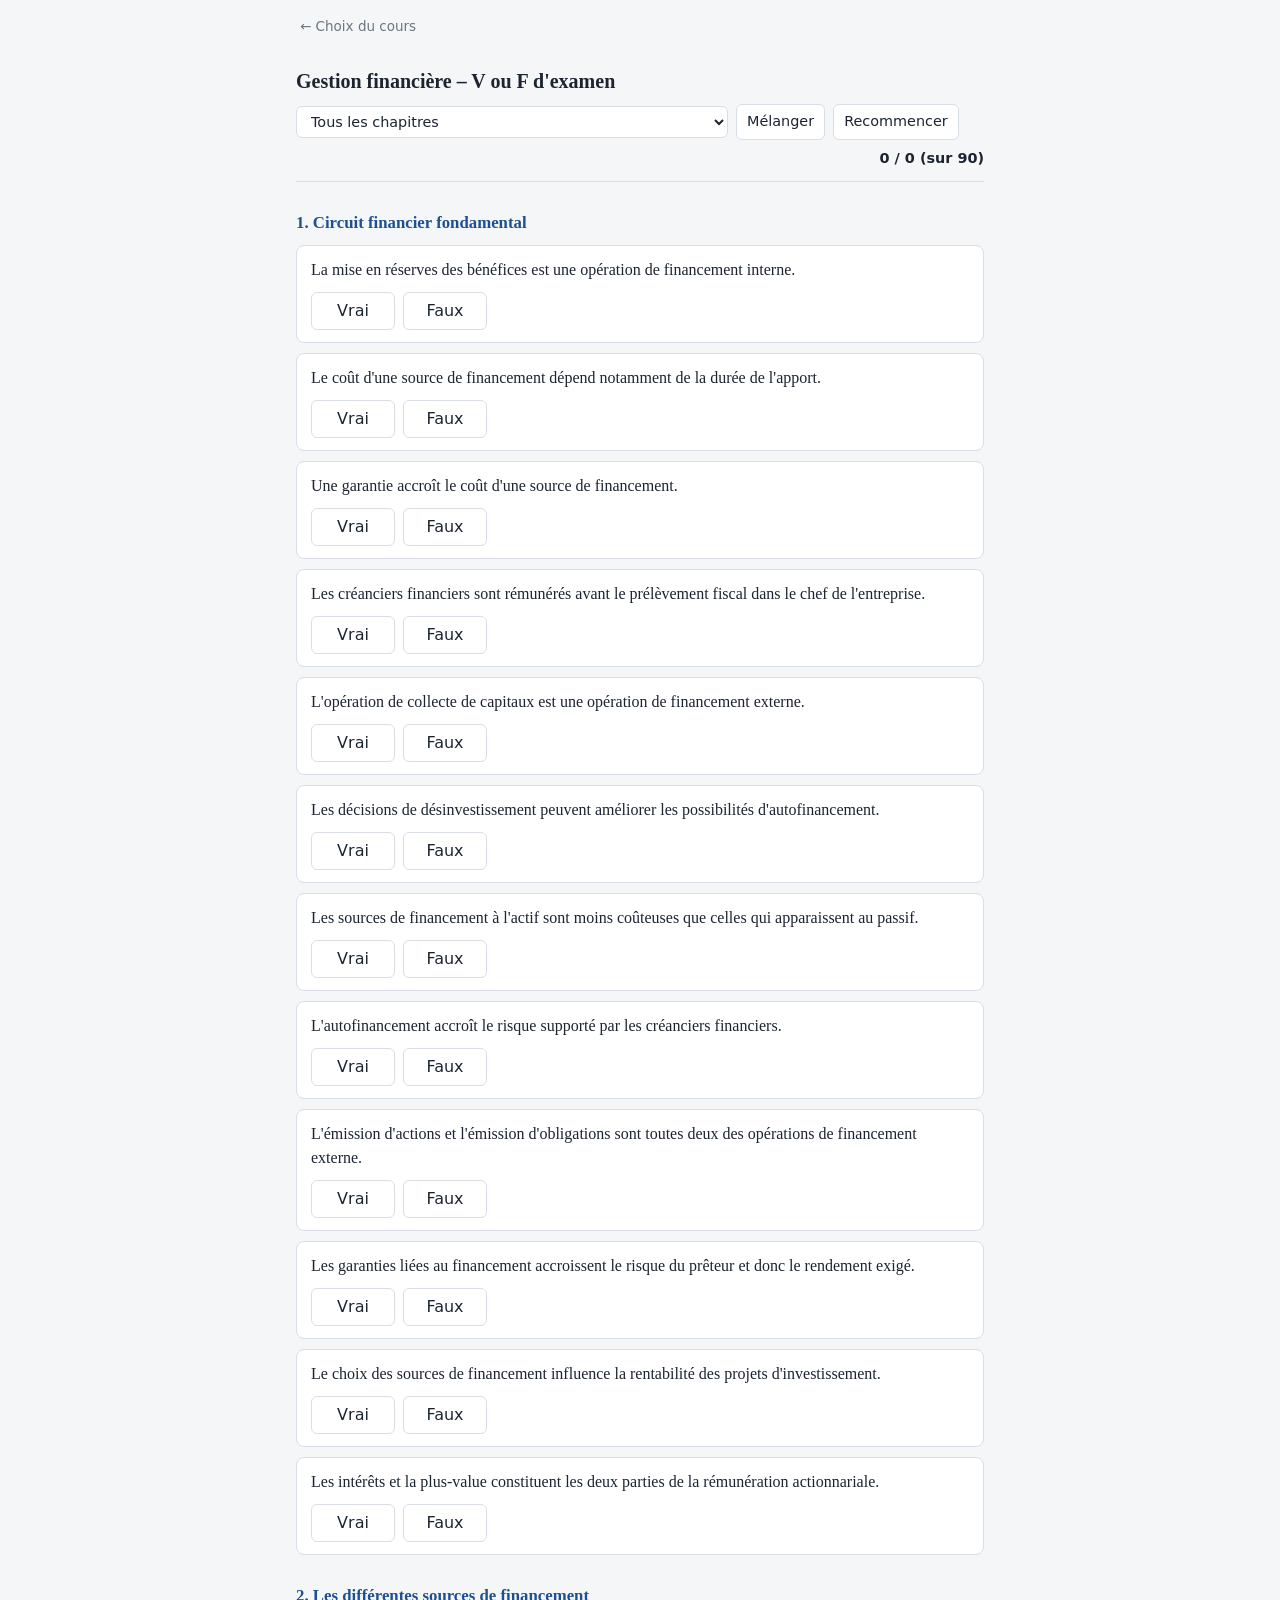
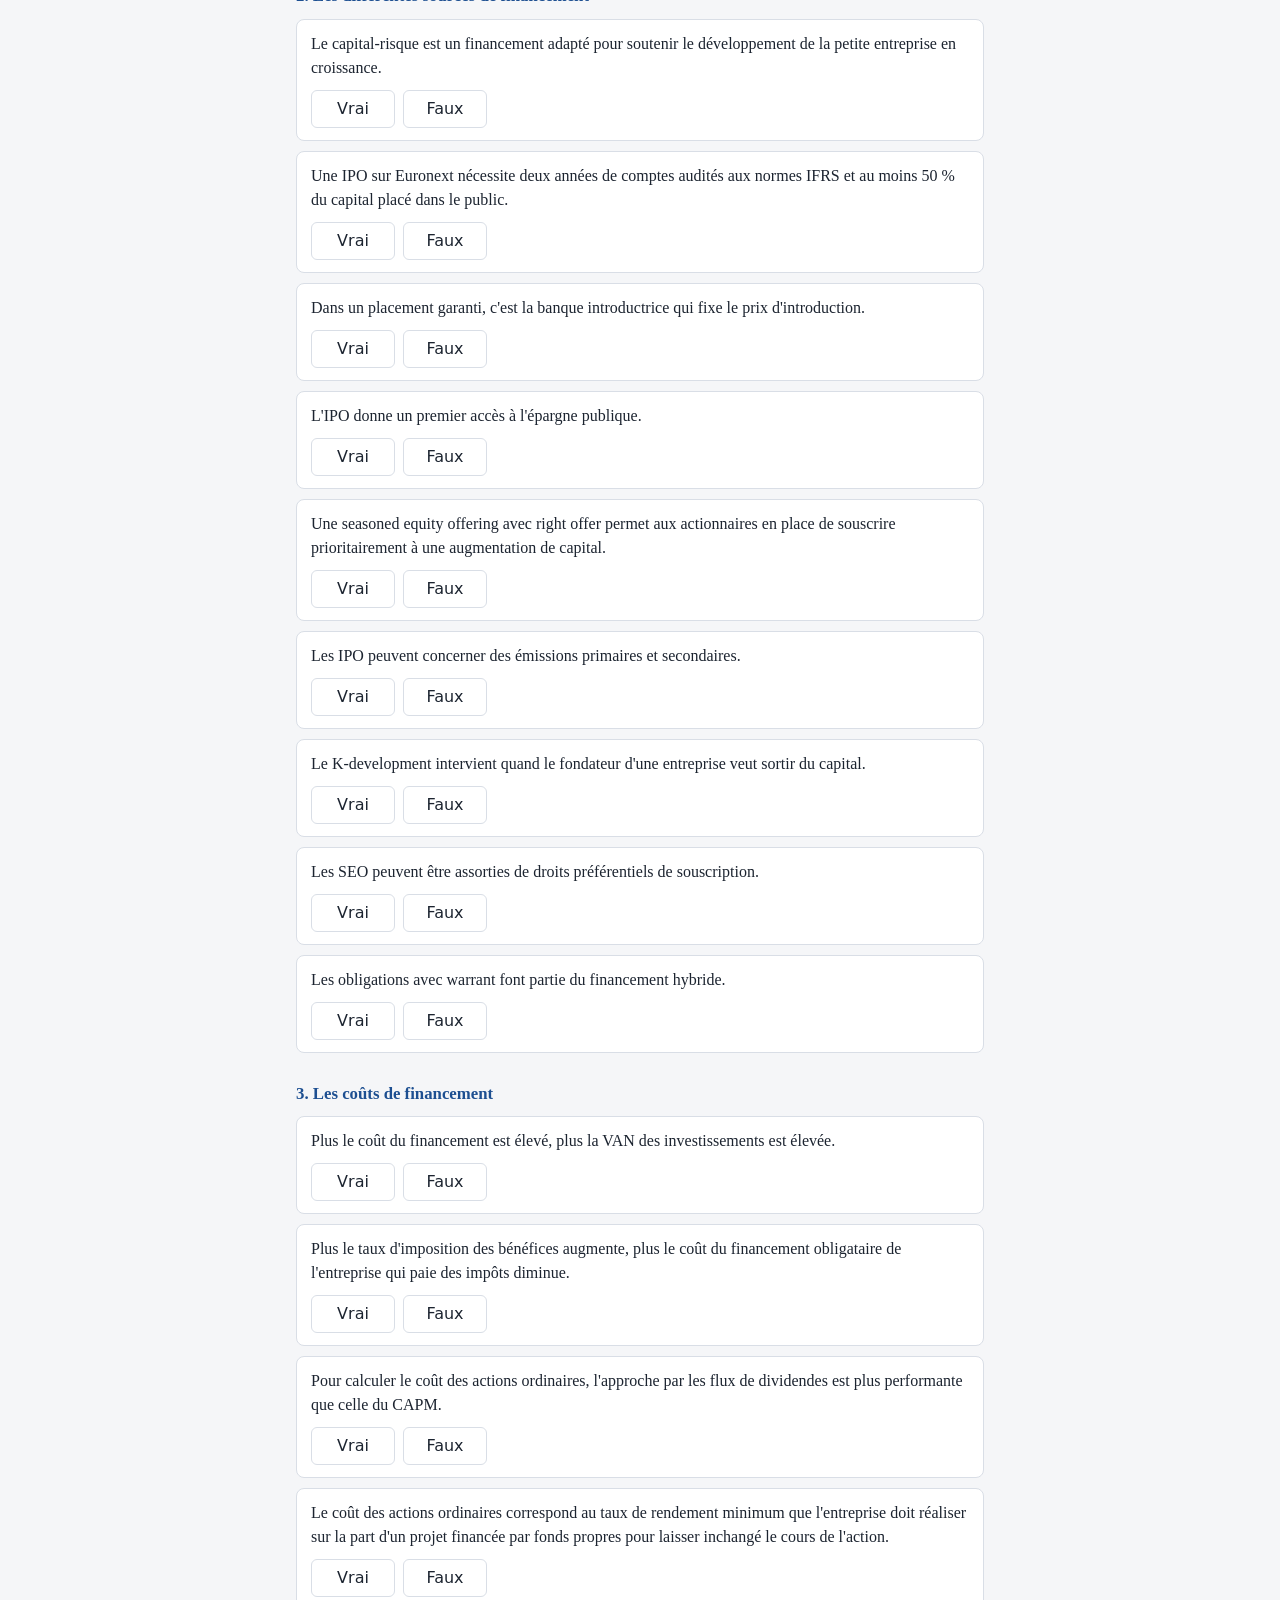
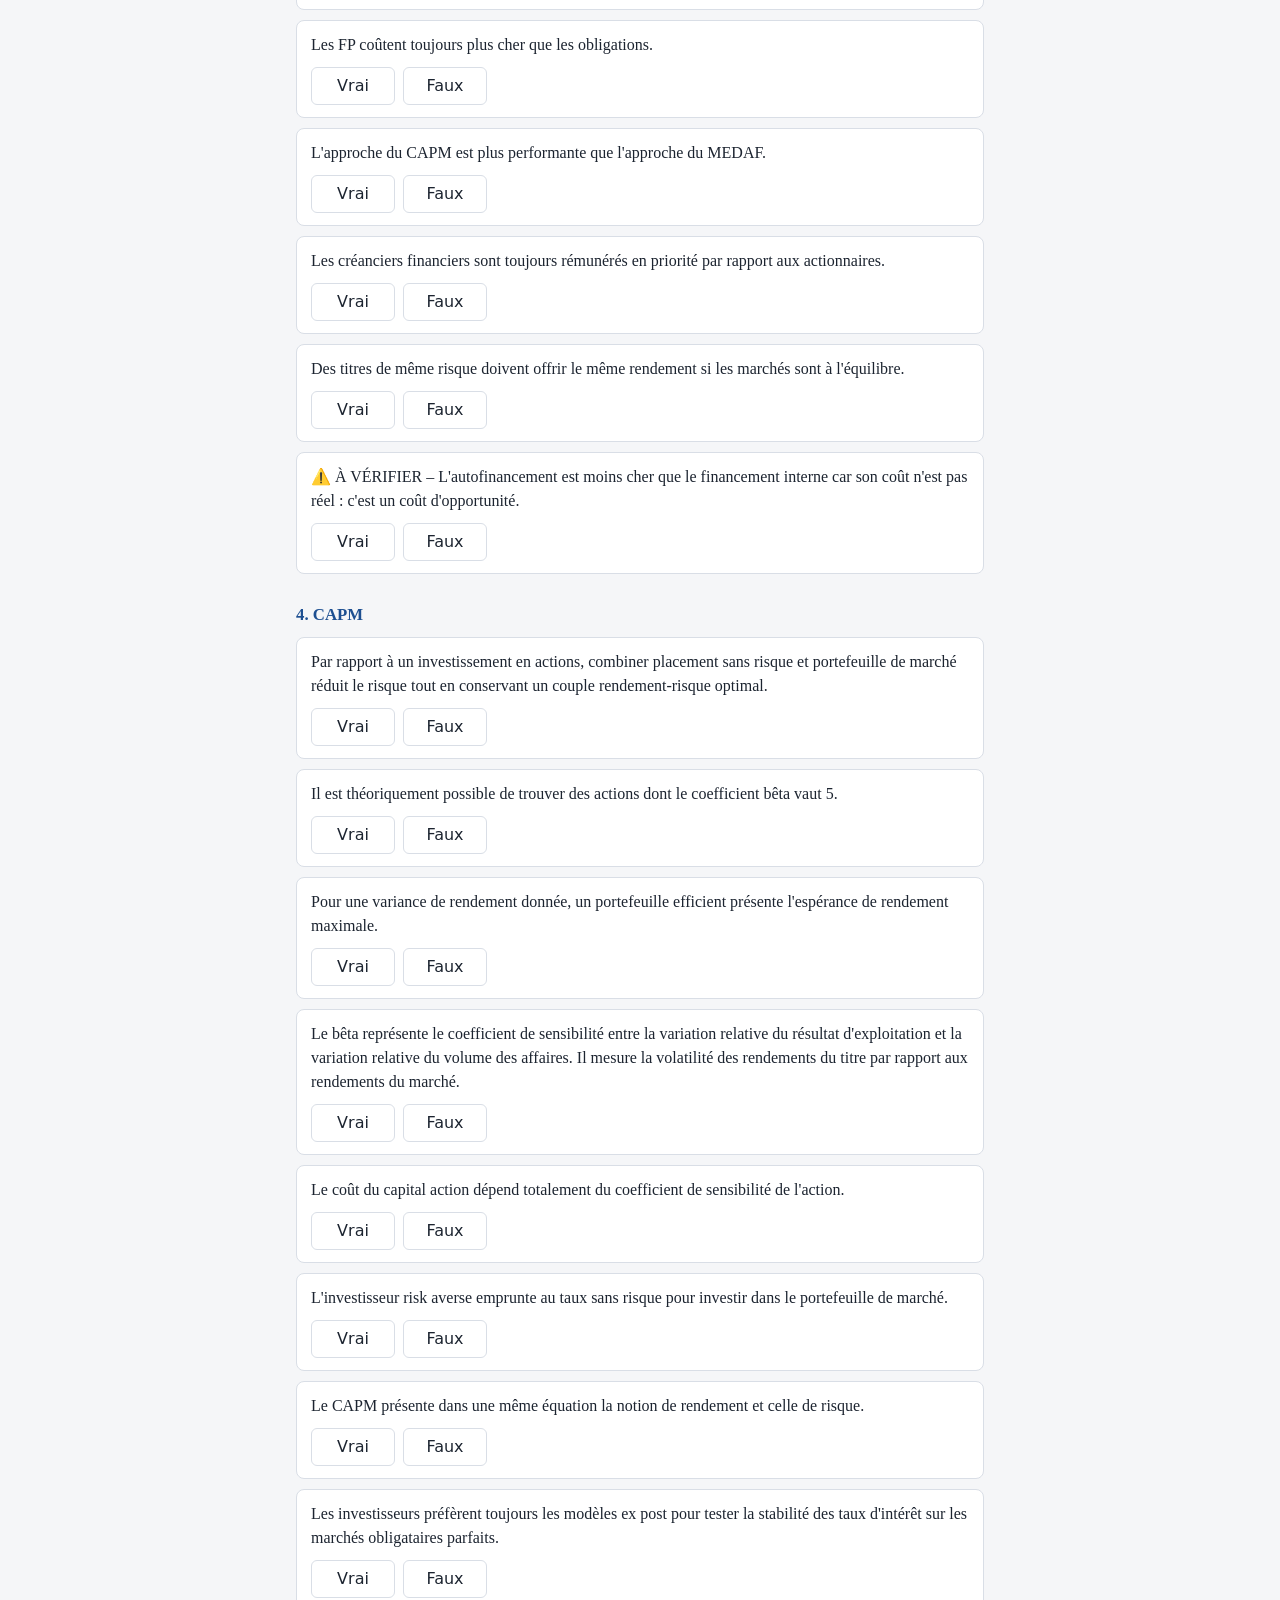
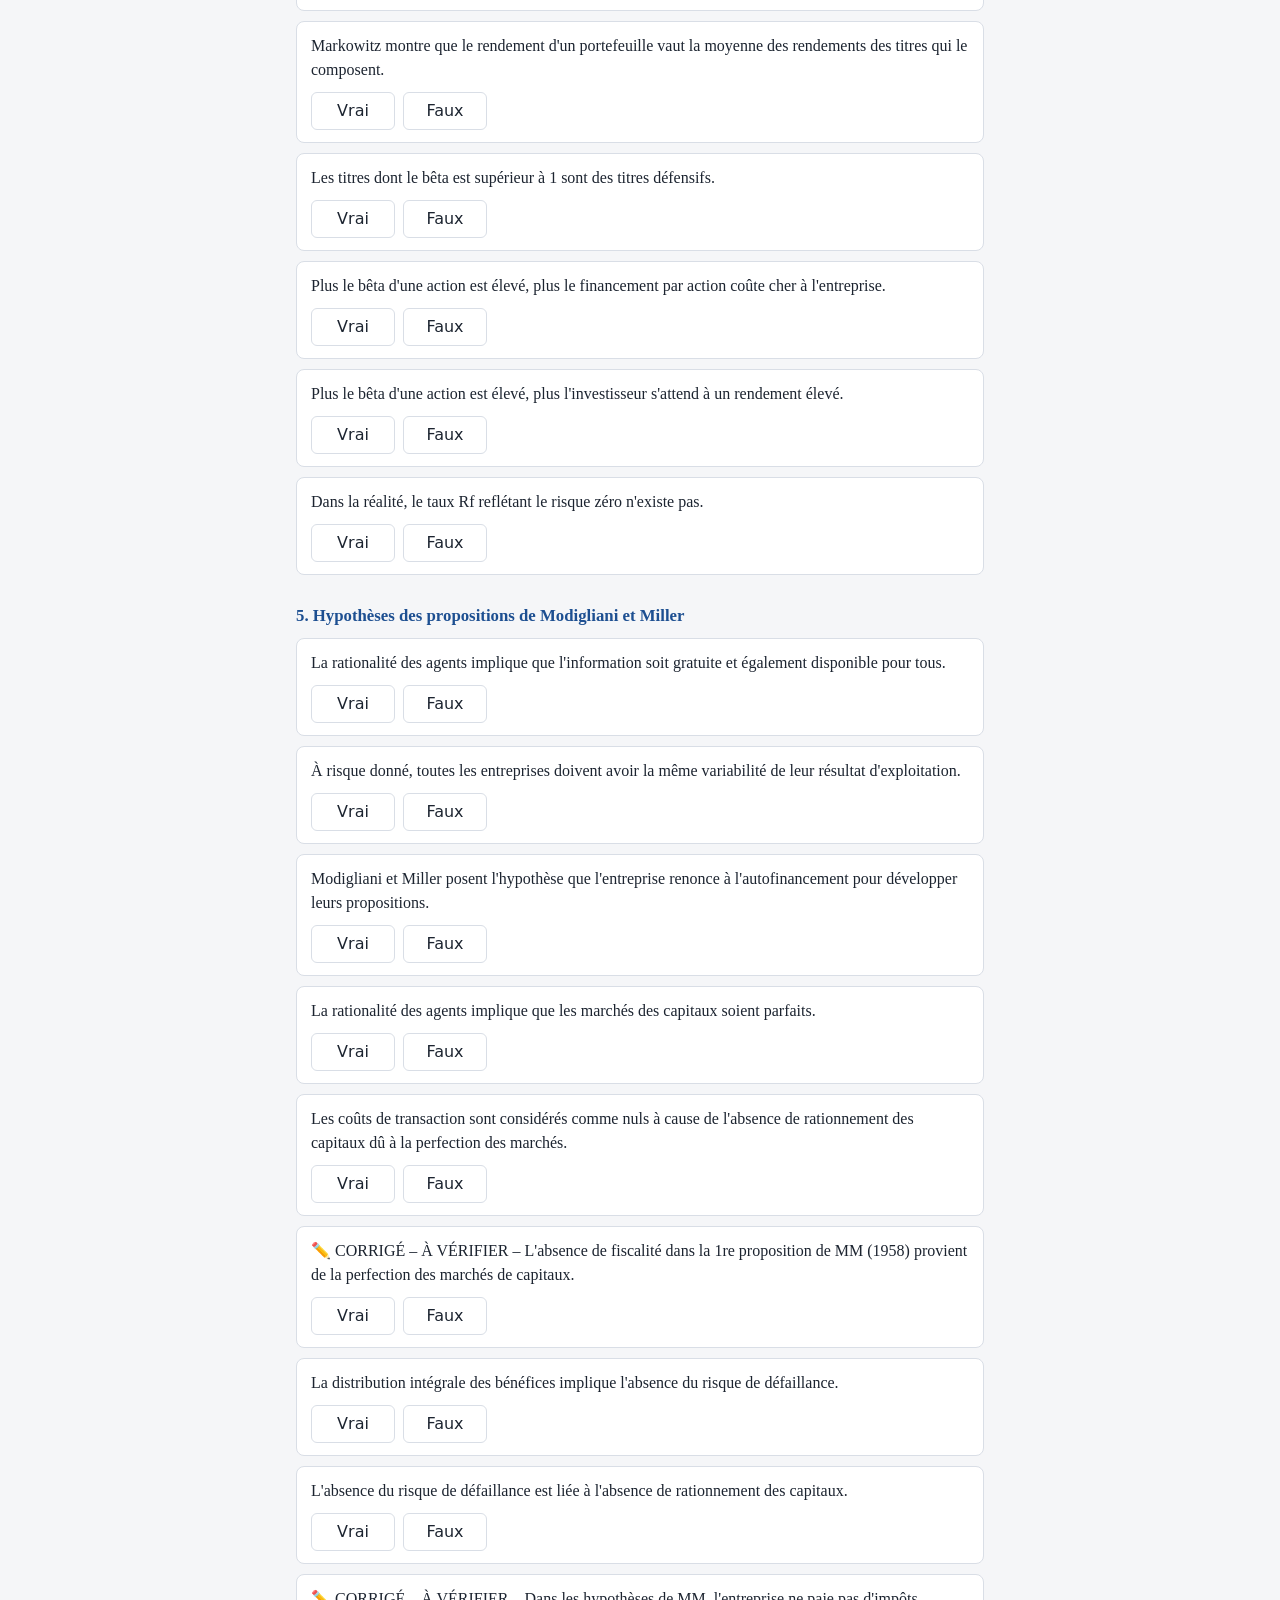
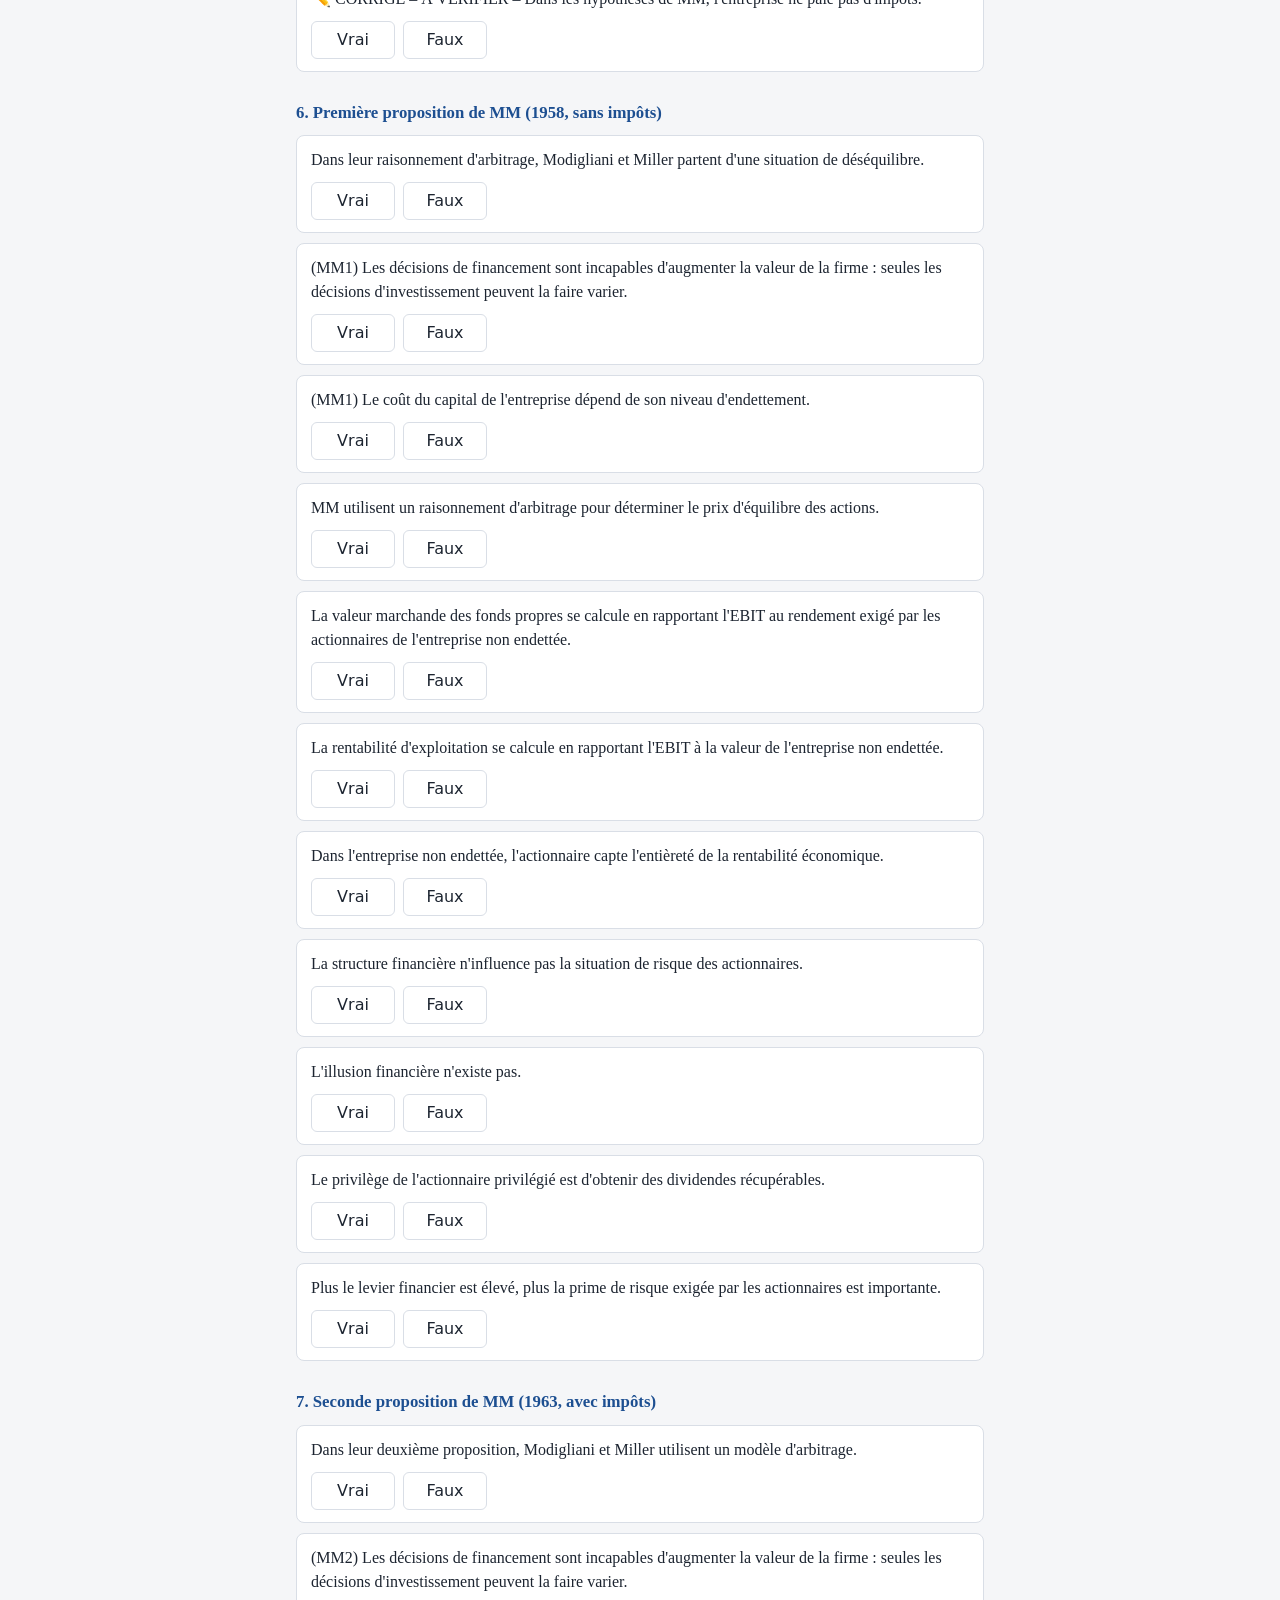
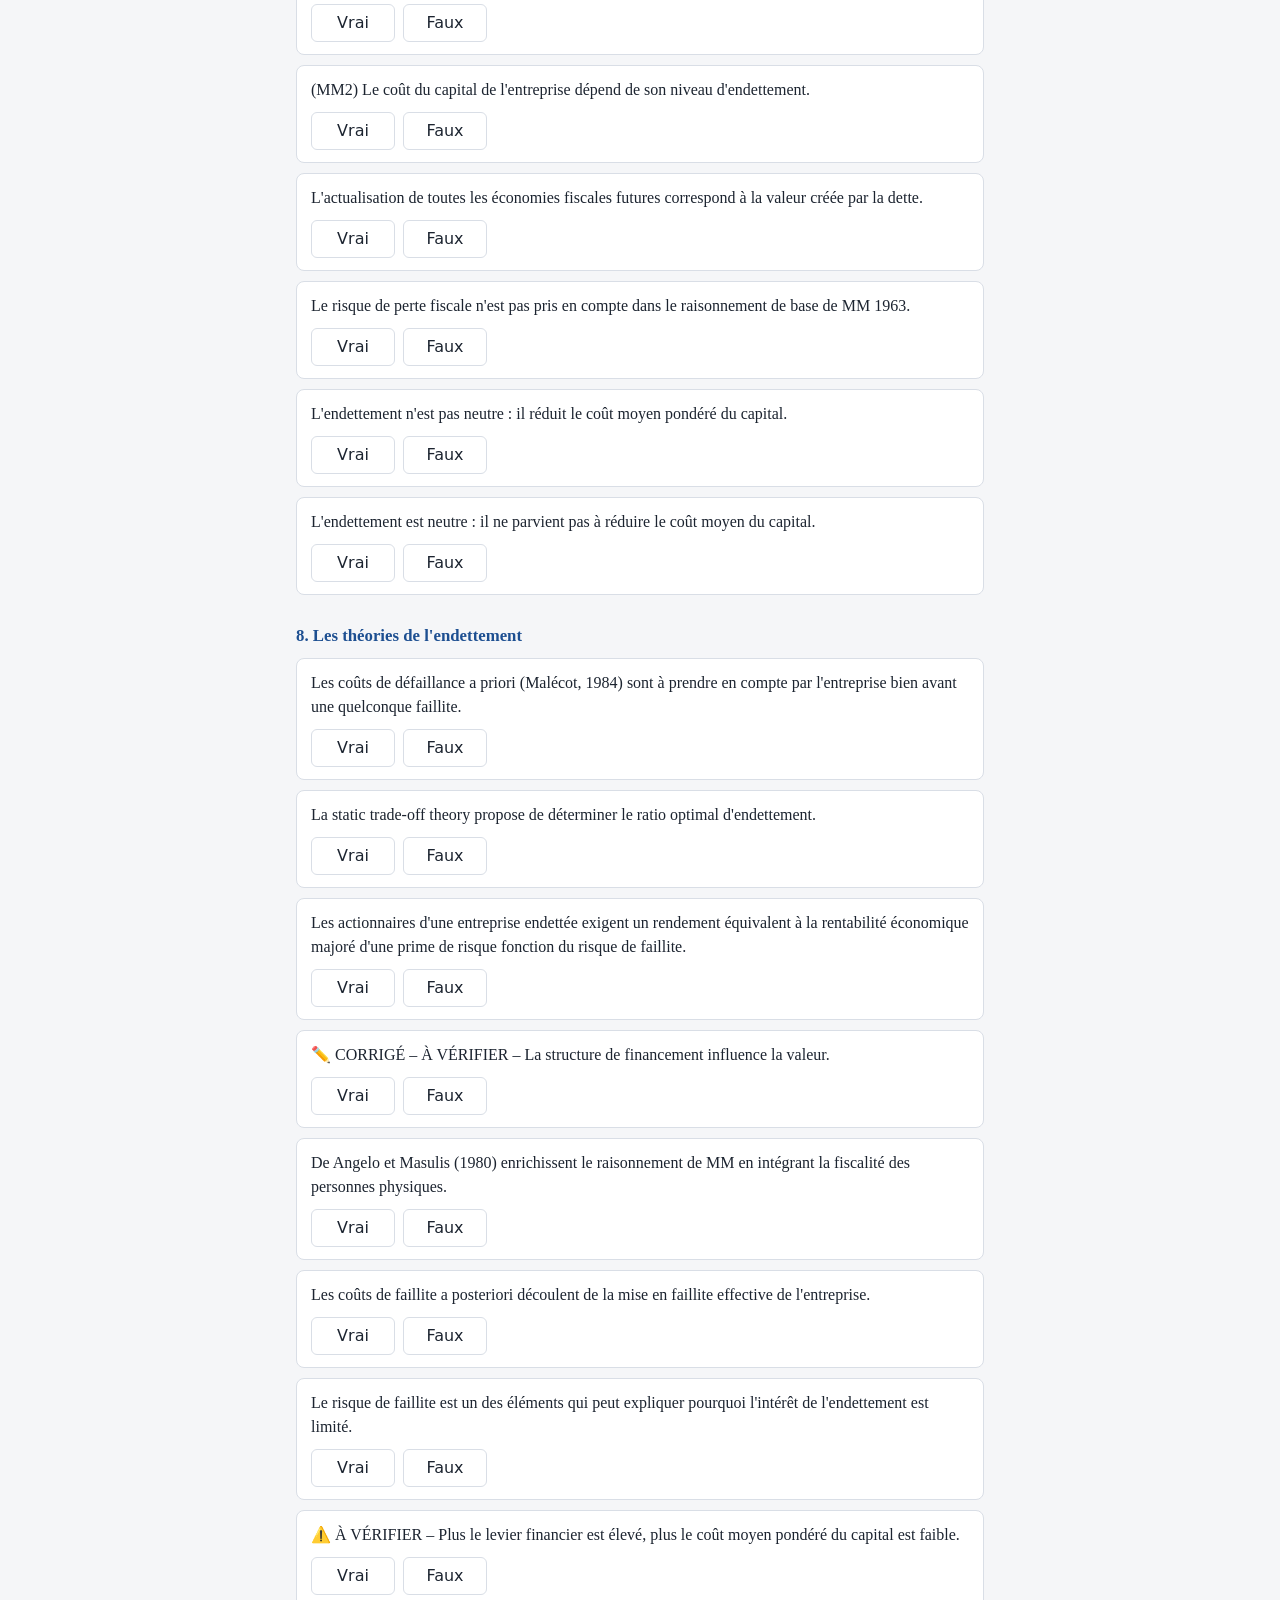
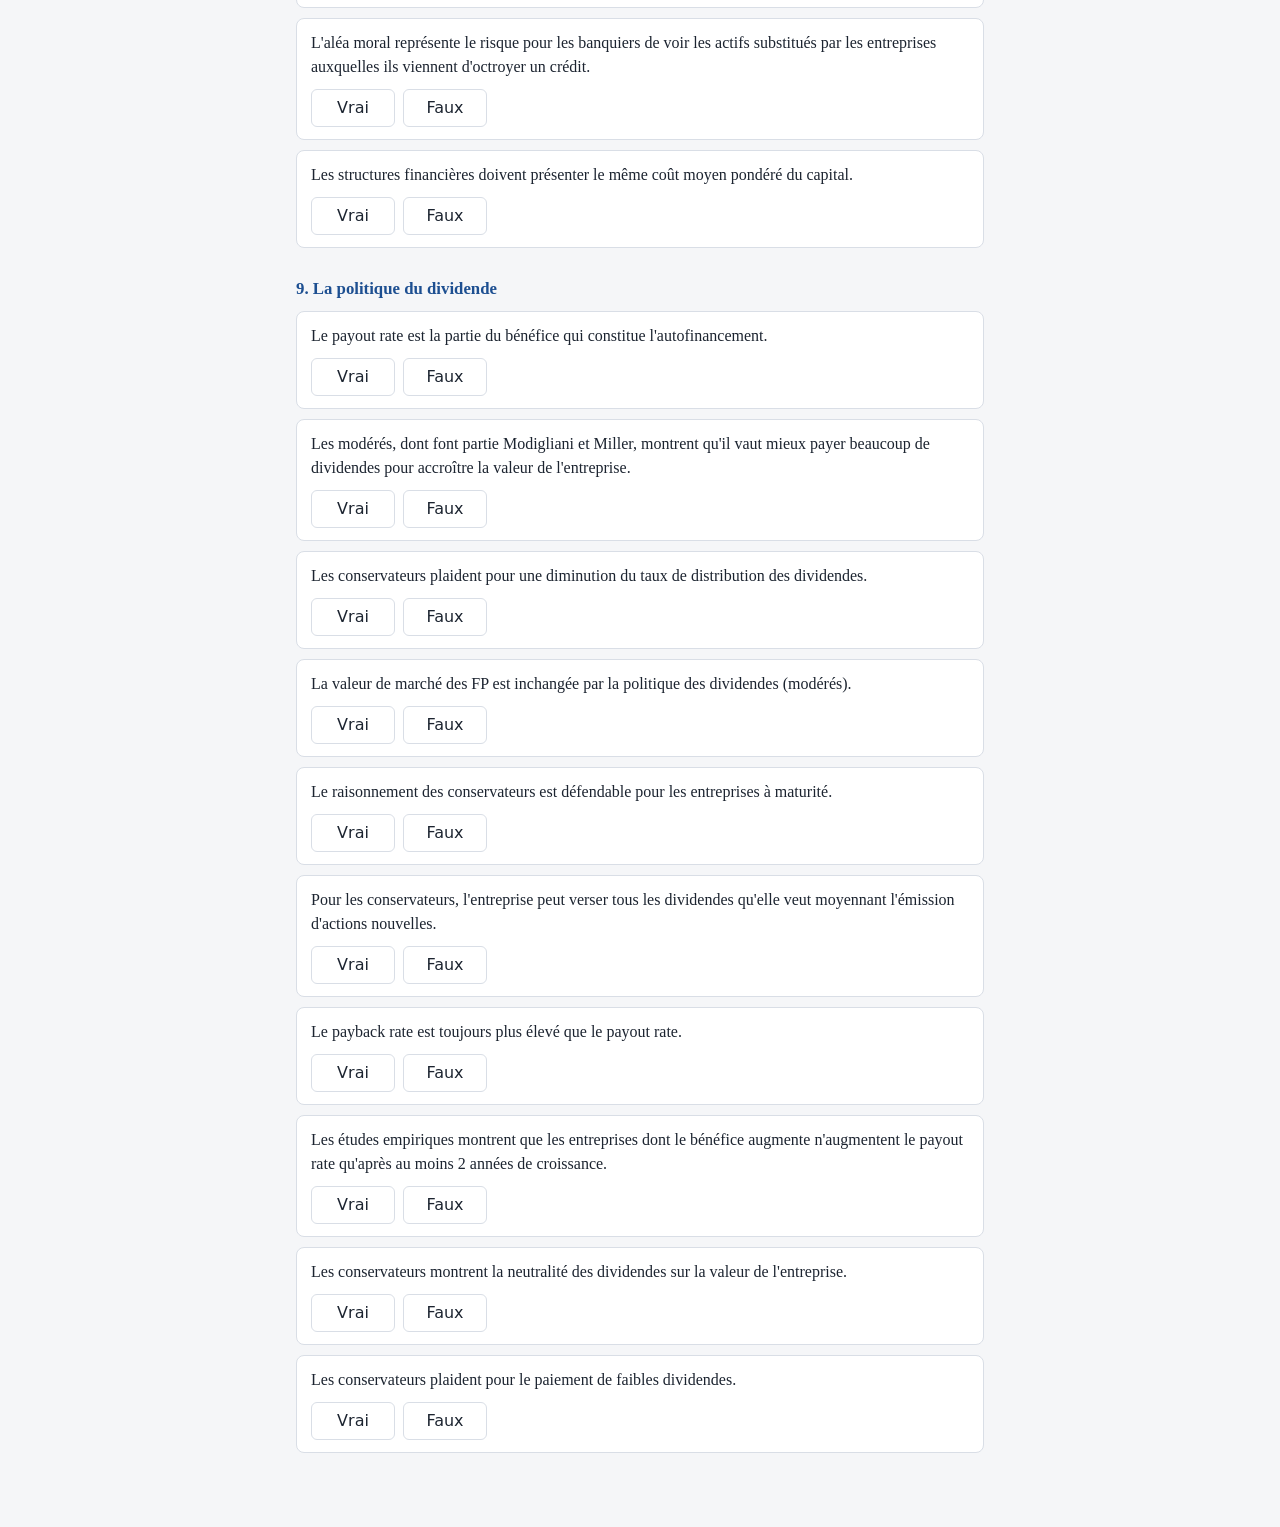
<file: gestion-financiere/index.html>
<!DOCTYPE html>
<html lang="fr">
<head>
<meta charset="utf-8">
<meta name="viewport" content="width=device-width, initial-scale=1">
<title>Gestion financière – V ou F d'examen</title>
<style>
:root{--bg:#f5f6f8;--card:#fff;--ink:#1c2430;--mute:#5d6877;--line:#d9dee6;--ok:#1f7a4d;--okbg:#e3f4ea;--ko:#b3322b;--kobg:#fbe7e5;--warn:#8a5a00;--warnbg:#fff3d6;--acc:#1d4f91}
@media(prefers-color-scheme:dark){:root{--bg:#14181f;--card:#1d232d;--ink:#e8ecf2;--mute:#9aa6b6;--line:#303947;--ok:#6fd3a0;--okbg:#17352a;--ko:#ff9a92;--kobg:#3b1f1d;--warn:#f0c46a;--warnbg:#3a2f12;--acc:#8db8f0}}
*{box-sizing:border-box}
body{margin:0;background:var(--bg);color:var(--ink);font:16px/1.5 Georgia,"Times New Roman",serif}
main{max-width:720px;margin:0 auto;padding:16px 16px 64px}
header{position:sticky;top:0;background:var(--bg);padding:12px 0;border-bottom:1px solid var(--line);z-index:2}
h1{font-size:1.25rem;margin:0 0 8px}
.bar{display:flex;flex-wrap:wrap;gap:8px;align-items:center;font-family:system-ui,sans-serif;font-size:.9rem}
select,button{font:inherit;padding:6px 10px;border:1px solid var(--line);border-radius:6px;background:var(--card);color:var(--ink);cursor:pointer}
select:focus-visible,button:focus-visible{outline:2px solid var(--acc);outline-offset:2px}
#score{margin-left:auto;font-weight:600}
h2{font-size:1.05rem;margin:28px 0 8px;color:var(--acc)}
.q{background:var(--card);border:1px solid var(--line);border-radius:8px;padding:12px 14px;margin:10px 0}
.q p{margin:0 0 10px}
.btns{display:flex;gap:8px;font-family:system-ui,sans-serif}
.btns button{min-width:84px}
.q.done .btns button{cursor:default}
.btns button.good{background:var(--okbg);border-color:var(--ok);color:var(--ok);font-weight:600}
.btns button.bad{background:var(--kobg);border-color:var(--ko);color:var(--ko)}
.fb{display:none;margin-top:10px;font-family:system-ui,sans-serif;font-size:.9rem}
.q.done .fb{display:block}
.fb b.r{color:var(--ok)}.fb b.w{color:var(--ko)}
.note{margin-top:6px;color:var(--mute)}
.flag{background:var(--warnbg);color:var(--warn);padding:6px 8px;border-radius:6px;margin-top:6px}
</style>
</head>
<body>
<div style="max-width:720px;margin:0 auto;padding:14px 20px 0"><a href="../index.html" style="font:13.5px system-ui,sans-serif;color:#6B7680;text-decoration:none">← Choix du cours</a></div>
<main>
<header>
<h1>Gestion financière – V ou F d'examen</h1>
<div class="bar">
<select id="ch" aria-label="Chapitre"></select>
<button id="shuf">Mélanger</button>
<button id="rst">Recommencer</button>
<span id="score" aria-live="polite"></span>
</div>
</header>
<div id="list"></div>
</main>
<script>
// [énoncé, 1=Vrai / 0=Faux, note]. Note commençant par ✏️ = réponse corrigée, ⚠️ = à vérifier.
const D=[
["1. Circuit financier fondamental",[
["La mise en réserves des bénéfices est une opération de financement interne.",1],
["Le coût d'une source de financement dépend notamment de la durée de l'apport.",1],
["Une garantie accroît le coût d'une source de financement.",0,"La garantie réduit le risque du prêteur, donc le coût."],
["Les créanciers financiers sont rémunérés avant le prélèvement fiscal dans le chef de l'entreprise.",1,"Les intérêts sont déductibles."],
["L'opération de collecte de capitaux est une opération de financement externe.",1],
["Les décisions de désinvestissement peuvent améliorer les possibilités d'autofinancement.",1],
["Les sources de financement à l'actif sont moins coûteuses que celles qui apparaissent au passif.",0,"Les sources de financement sont au passif. L'actif représente leurs emplois."],
["L'autofinancement accroît le risque supporté par les créanciers financiers.",0,"Il renforce les fonds propres et la capacité d'emprunt."],
["L'émission d'actions et l'émission d'obligations sont toutes deux des opérations de financement externe.",1],
["Les garanties liées au financement accroissent le risque du prêteur et donc le rendement exigé.",0,"Elles diminuent le risque, donc le rendement exigé."],
["Le choix des sources de financement influence la rentabilité des projets d'investissement.",1],
["Les intérêts et la plus-value constituent les deux parties de la rémunération actionnariale.",0,"Ce sont les dividendes et la plus-value."]]],
["2. Les différentes sources de financement",[
["Le capital-risque est un financement adapté pour soutenir le développement de la petite entreprise en croissance.",1],
["Une IPO sur Euronext nécessite deux années de comptes audités aux normes IFRS et au moins 50 % du capital placé dans le public.",0,"3 ans de comptes audités IFRS, au moins 25 % du capital dans le public, informations trimestrielles."],
["Dans un placement garanti, c'est la banque introductrice qui fixe le prix d'introduction.",1],
["L'IPO donne un premier accès à l'épargne publique.",1],
["Une seasoned equity offering avec right offer permet aux actionnaires en place de souscrire prioritairement à une augmentation de capital.",1],
["Les IPO peuvent concerner des émissions primaires et secondaires.",1],
["Le K-development intervient quand le fondateur d'une entreprise veut sortir du capital.",0,"C'est le K-transmission."],
["Les SEO peuvent être assorties de droits préférentiels de souscription.",1],
["Les obligations avec warrant font partie du financement hybride.",1]]],
["3. Les coûts de financement",[
["Plus le coût du financement est élevé, plus la VAN des investissements est élevée.",0,"Le taux d'actualisation est au dénominateur : plus il monte, plus la VAN baisse."],
["Plus le taux d'imposition des bénéfices augmente, plus le coût du financement obligataire de l'entreprise qui paie des impôts diminue.",1,"k'i = ki × (1 − ts)."],
["Pour calculer le coût des actions ordinaires, l'approche par les flux de dividendes est plus performante que celle du CAPM.",0,"Deux approches différentes, hypothèses différentes."],
["Le coût des actions ordinaires correspond au taux de rendement minimum que l'entreprise doit réaliser sur la part d'un projet financée par fonds propres pour laisser inchangé le cours de l'action.",1],
["Les FP coûtent toujours plus cher que les obligations.",1],
["L'approche du CAPM est plus performante que l'approche du MEDAF.",0,"CAPM = MEDAF, c'est le même modèle."],
["Les créanciers financiers sont toujours rémunérés en priorité par rapport aux actionnaires.",1],
["Des titres de même risque doivent offrir le même rendement si les marchés sont à l'équilibre.",1],
["⚠️ À VÉRIFIER – L'autofinancement est moins cher que le financement interne car son coût n'est pas réel : c'est un coût d'opportunité.",1,"⚠️ À VÉRIFIER. Réponse du PDF conservée. Formulation étrange : l'autofinancement EST du financement interne (coquille pour « externe » ?). Le cours dit seulement que son coût est un coût d'opportunité égal à ke."]]],
["4. CAPM",[
["Par rapport à un investissement en actions, combiner placement sans risque et portefeuille de marché réduit le risque tout en conservant un couple rendement-risque optimal.",1],
["Il est théoriquement possible de trouver des actions dont le coefficient bêta vaut 5.",1],
["Pour une variance de rendement donnée, un portefeuille efficient présente l'espérance de rendement maximale.",1],
["Le bêta représente le coefficient de sensibilité entre la variation relative du résultat d'exploitation et la variation relative du volume des affaires. Il mesure la volatilité des rendements du titre par rapport aux rendements du marché.",0,"Seule la 2e phrase est correcte. La 1re décrit le levier opérationnel."],
["Le coût du capital action dépend totalement du coefficient de sensibilité de l'action.",0,"ke = RF + β × (E(RM) − RF) : dépend aussi de RF et de la prime de marché."],
["L'investisseur risk averse emprunte au taux sans risque pour investir dans le portefeuille de marché.",0,"Il prête au taux RF. L'emprunt est pour qui accepte plus de risque."],
["Le CAPM présente dans une même équation la notion de rendement et celle de risque.",1],
["Les investisseurs préfèrent toujours les modèles ex post pour tester la stabilité des taux d'intérêt sur les marchés obligataires parfaits.",0],
["Markowitz montre que le rendement d'un portefeuille vaut la moyenne des rendements des titres qui le composent.",0,"Moyenne PONDÉRÉE des espérances de rendement."],
["Les titres dont le bêta est supérieur à 1 sont des titres défensifs.",0,"Ce sont des titres agressifs."],
["Plus le bêta d'une action est élevé, plus le financement par action coûte cher à l'entreprise.",1],
["Plus le bêta d'une action est élevé, plus l'investisseur s'attend à un rendement élevé.",1],
["Dans la réalité, le taux Rf reflétant le risque zéro n'existe pas.",1]]],
["5. Hypothèses des propositions de Modigliani et Miller",[
["La rationalité des agents implique que l'information soit gratuite et également disponible pour tous.",0,"C'est la perfection des marchés des capitaux qui implique cela."],
["À risque donné, toutes les entreprises doivent avoir la même variabilité de leur résultat d'exploitation.",1],
["Modigliani et Miller posent l'hypothèse que l'entreprise renonce à l'autofinancement pour développer leurs propositions.",1],
["La rationalité des agents implique que les marchés des capitaux soient parfaits.",0,"Deux hypothèses distinctes."],
["Les coûts de transaction sont considérés comme nuls à cause de l'absence de rationnement des capitaux dû à la perfection des marchés.",0,"Les coûts de transaction nuls font partie de la définition de la perfection des marchés."],
["✏️ CORRIGÉ – À VÉRIFIER – L'absence de fiscalité dans la 1re proposition de MM (1958) provient de la perfection des marchés de capitaux.",0,"✏️ CORRIGÉ – À VÉRIFIER. Le PDF disait VRAI. Dans le cours, l'absence de fiscalité est une hypothèse à part (n°7), distincte de la perfection des marchés (n°1)."],
["La distribution intégrale des bénéfices implique l'absence du risque de défaillance.",0],
["L'absence du risque de défaillance est liée à l'absence de rationnement des capitaux.",1],
["✏️ CORRIGÉ – À VÉRIFIER – Dans les hypothèses de MM, l'entreprise ne paie pas d'impôts.",1,"✏️ CORRIGÉ – À VÉRIFIER. Le PDF disait FAUX. L'hypothèse 7 de MM1 est l'absence de fiscalité. FAUX seulement si l'énoncé inclut MM2."]]],
["6. Première proposition de MM (1958, sans impôts)",[
["Dans leur raisonnement d'arbitrage, Modigliani et Miller partent d'une situation de déséquilibre.",1],
["(MM1) Les décisions de financement sont incapables d'augmenter la valeur de la firme : seules les décisions d'investissement peuvent la faire varier.",1],
["(MM1) Le coût du capital de l'entreprise dépend de son niveau d'endettement.",0,"ko = Ra : il ne dépend que du risque économique."],
["MM utilisent un raisonnement d'arbitrage pour déterminer le prix d'équilibre des actions.",1],
["La valeur marchande des fonds propres se calcule en rapportant l'EBIT au rendement exigé par les actionnaires de l'entreprise non endettée.",1],
["La rentabilité d'exploitation se calcule en rapportant l'EBIT à la valeur de l'entreprise non endettée.",1],
["Dans l'entreprise non endettée, l'actionnaire capte l'entièreté de la rentabilité économique.",1],
["La structure financière n'influence pas la situation de risque des actionnaires.",0,"Plus de dette, plus de risque financier, donc plus de rendement exigé (ke)."],
["L'illusion financière n'existe pas.",1],
["Le privilège de l'actionnaire privilégié est d'obtenir des dividendes récupérables.",0,"Seulement pour un des 3 types d'actions privilégiées."],
["Plus le levier financier est élevé, plus la prime de risque exigée par les actionnaires est importante.",1]]],
["7. Seconde proposition de MM (1963, avec impôts)",[
["Dans leur deuxième proposition, Modigliani et Miller utilisent un modèle d'arbitrage.",0,"L'arbitrage n'est utilisé que dans MM1."],
["(MM2) Les décisions de financement sont incapables d'augmenter la valeur de la firme : seules les décisions d'investissement peuvent la faire varier.",0,"V(ET) = V(NT) + ts × D."],
["(MM2) Le coût du capital de l'entreprise dépend de son niveau d'endettement.",1],
["L'actualisation de toutes les économies fiscales futures correspond à la valeur créée par la dette.",1],
["Le risque de perte fiscale n'est pas pris en compte dans le raisonnement de base de MM 1963.",1],
["L'endettement n'est pas neutre : il réduit le coût moyen pondéré du capital.",1],
["L'endettement est neutre : il ne parvient pas à réduire le coût moyen du capital.",0]]],
["8. Les théories de l'endettement",[
["Les coûts de défaillance a priori (Malécot, 1984) sont à prendre en compte par l'entreprise bien avant une quelconque faillite.",1],
["La static trade-off theory propose de déterminer le ratio optimal d'endettement.",1],
["Les actionnaires d'une entreprise endettée exigent un rendement équivalent à la rentabilité économique majoré d'une prime de risque fonction du risque de faillite.",1],
["✏️ CORRIGÉ – À VÉRIFIER – La structure de financement influence la valeur.",1,"✏️ CORRIGÉ – À VÉRIFIER. Le PDF disait FAUX (« c'est l'actif »), logique de MM1 uniquement. Avec MM2 et Myers, la structure influence la valeur. FAUX seulement si l'énoncé précise MM1."],
["De Angelo et Masulis (1980) enrichissent le raisonnement de MM en intégrant la fiscalité des personnes physiques.",0,"C'est Miller (1977). De Angelo et Masulis : déductibilité hors dette."],
["Les coûts de faillite a posteriori découlent de la mise en faillite effective de l'entreprise.",1],
["Le risque de faillite est un des éléments qui peut expliquer pourquoi l'intérêt de l'endettement est limité.",1],
["⚠️ À VÉRIFIER – Plus le levier financier est élevé, plus le coût moyen pondéré du capital est faible.",0,"⚠️ À VÉRIFIER. FAUX gardé : le CMPC baisse puis remonte (courbe en U avec les coûts de détresse). Dans MM2 pur, ce serait VRAI."],
["L'aléa moral représente le risque pour les banquiers de voir les actifs substitués par les entreprises auxquelles ils viennent d'octroyer un crédit.",1],
["Les structures financières doivent présenter le même coût moyen pondéré du capital.",0,"Vrai seulement dans MM1."]]],
["9. La politique du dividende",[
["Le payout rate est la partie du bénéfice qui constitue l'autofinancement.",0,"C'est la partie distribuée en dividendes. Le payback rate = rétention."],
["Les modérés, dont font partie Modigliani et Miller, montrent qu'il vaut mieux payer beaucoup de dividendes pour accroître la valeur de l'entreprise.",0,"Les modérés concluent à la neutralité."],
["Les conservateurs plaident pour une diminution du taux de distribution des dividendes.",0,"Ils plaident pour des dividendes croissants."],
["La valeur de marché des FP est inchangée par la politique des dividendes (modérés).",1],
["Le raisonnement des conservateurs est défendable pour les entreprises à maturité.",1],
["Pour les conservateurs, l'entreprise peut verser tous les dividendes qu'elle veut moyennant l'émission d'actions nouvelles.",0,"C'est le raisonnement des modérés."],
["Le payback rate est toujours plus élevé que le payout rate.",0],
["Les études empiriques montrent que les entreprises dont le bénéfice augmente n'augmentent le payout rate qu'après au moins 2 années de croissance.",1],
["Les conservateurs montrent la neutralité des dividendes sur la valeur de l'entreprise.",0,"C'est la position des modérés."],
["Les conservateurs plaident pour le paiement de faibles dividendes.",0,"Ce sont les radicaux."]]]
];
const $=s=>document.querySelector(s);
let items=[],ok=0,tot=0;
const sel=$("#ch");
sel.innerHTML='<option value="-1">Tous les chapitres</option>'+D.map((c,i)=>`<option value="${i}">${c[0]}</option>`).join("");
function build(shuffle){
  const v=+sel.value;ok=tot=0;
  let list=D.flatMap((c,ci)=>c[1].map(q=>({ci,q}))).filter(x=>v<0||x.ci===v);
  if(shuffle)list.sort(()=>Math.random()-.5);
  const root=$("#list");root.innerHTML="";
  let last=-1;
  list.forEach(({ci,q},n)=>{
    if(!shuffle&&ci!==last){last=ci;const h=document.createElement("h2");h.textContent=D[ci][0];root.appendChild(h)}
    const d=document.createElement("div");d.className="q";
    d.innerHTML=`<p></p><div class="btns"><button data-a="1">Vrai</button><button data-a="0">Faux</button></div><div class="fb"></div>`;
    d.querySelector("p").textContent=(shuffle?`[${D[ci][0].split(".")[0]}] `:"")+q[0];
    d.querySelectorAll("button").forEach(b=>b.onclick=()=>answer(d,q,+b.dataset.a));
    root.appendChild(d);
  });
  items=list;upd();
}
function answer(d,q,a){
  if(d.classList.contains("done"))return;
  d.classList.add("done");tot++;
  const right=a===q[1];if(right)ok++;
  d.querySelectorAll("button").forEach(b=>{
    const v=+b.dataset.a;
    if(v===q[1])b.classList.add("good");else if(v===a)b.classList.add("bad");
    b.disabled=true;
  });
  const flag=q[2]&&(q[2].startsWith("✏️")||q[2].startsWith("⚠️"));
  d.querySelector(".fb").innerHTML=`<b class="${right?"r":"w"}">${right?"Correct.":"Incorrect."}</b> Réponse : ${q[1]?"Vrai":"Faux"}.`+(q[2]?`<div class="${flag?"flag":"note"}"></div>`:"");
  if(q[2])d.querySelector(".fb div").textContent=q[2];
  upd();
}
function upd(){$("#score").textContent=`${ok} / ${tot} (sur ${items.length})`}
sel.onchange=()=>build(false);
$("#shuf").onclick=()=>build(true);
$("#rst").onclick=()=>build(false);
build(false);
</script>
</body>
</html>
</file>
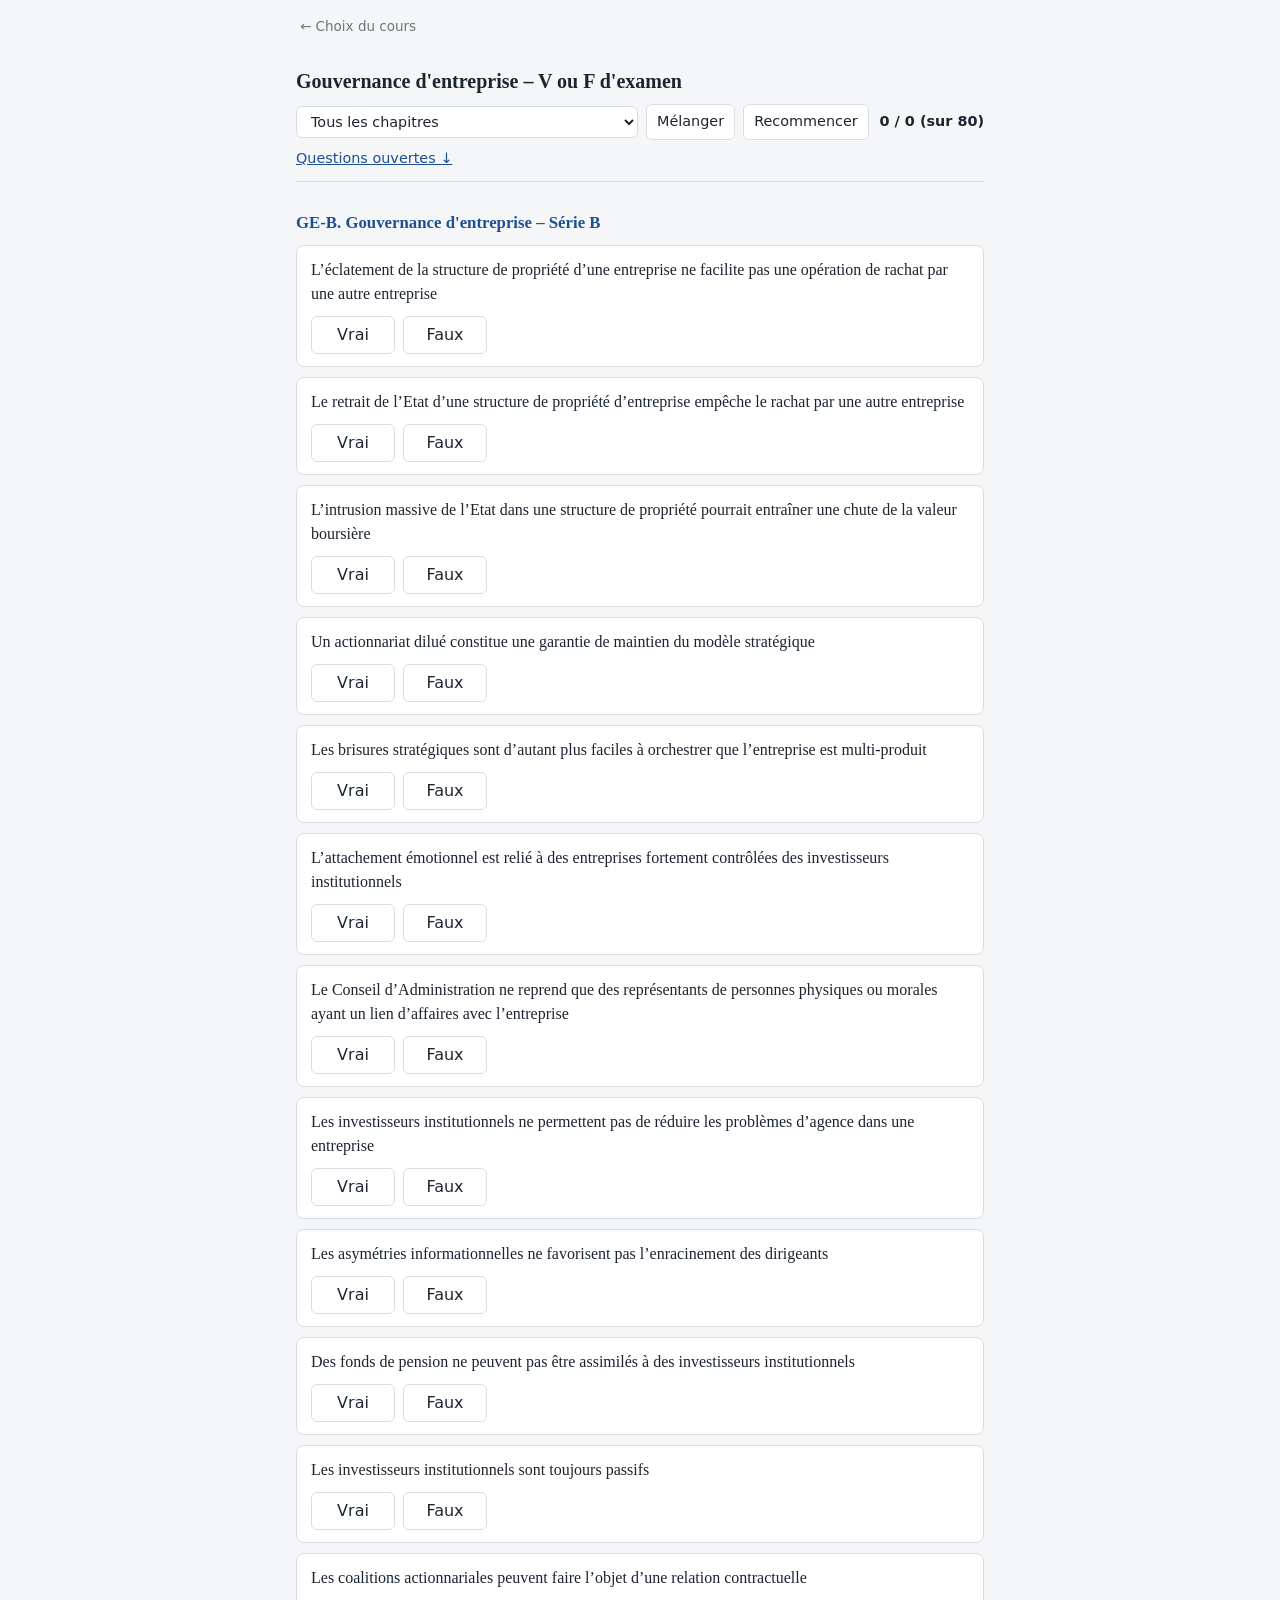
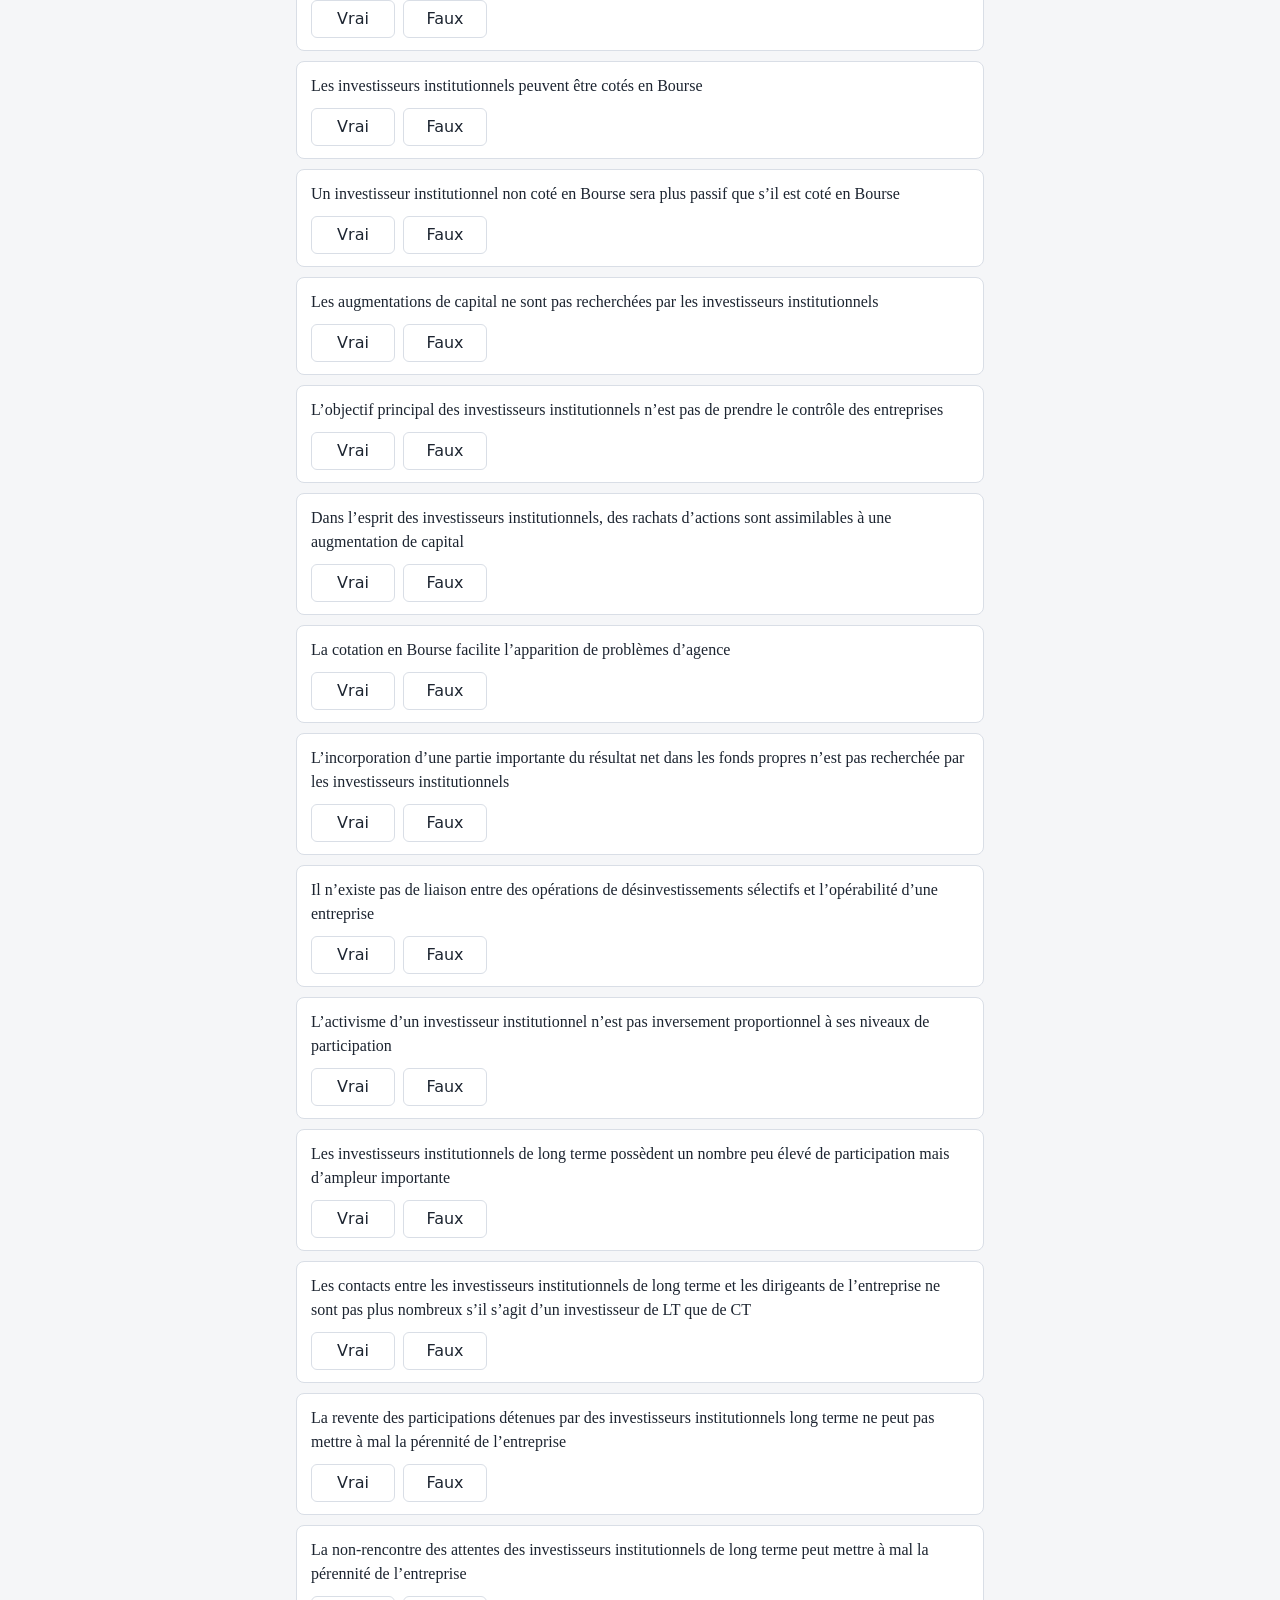
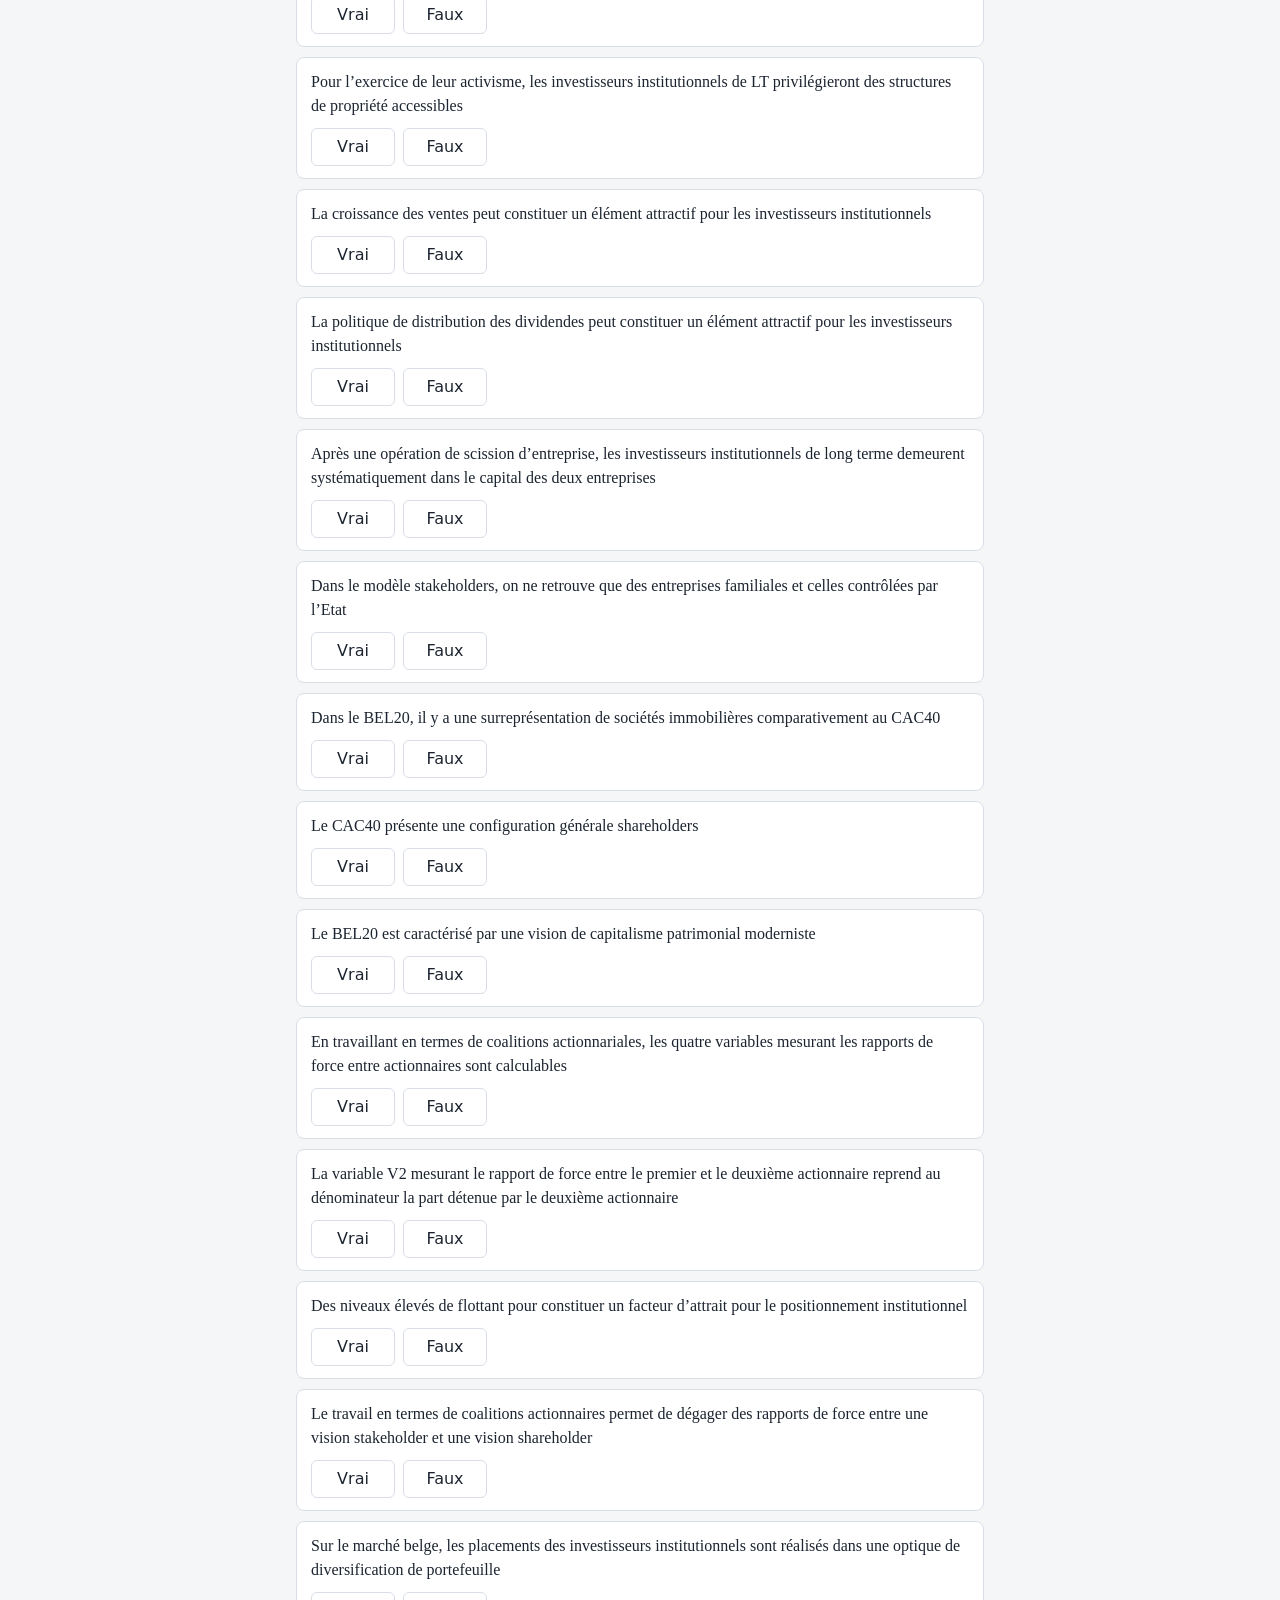
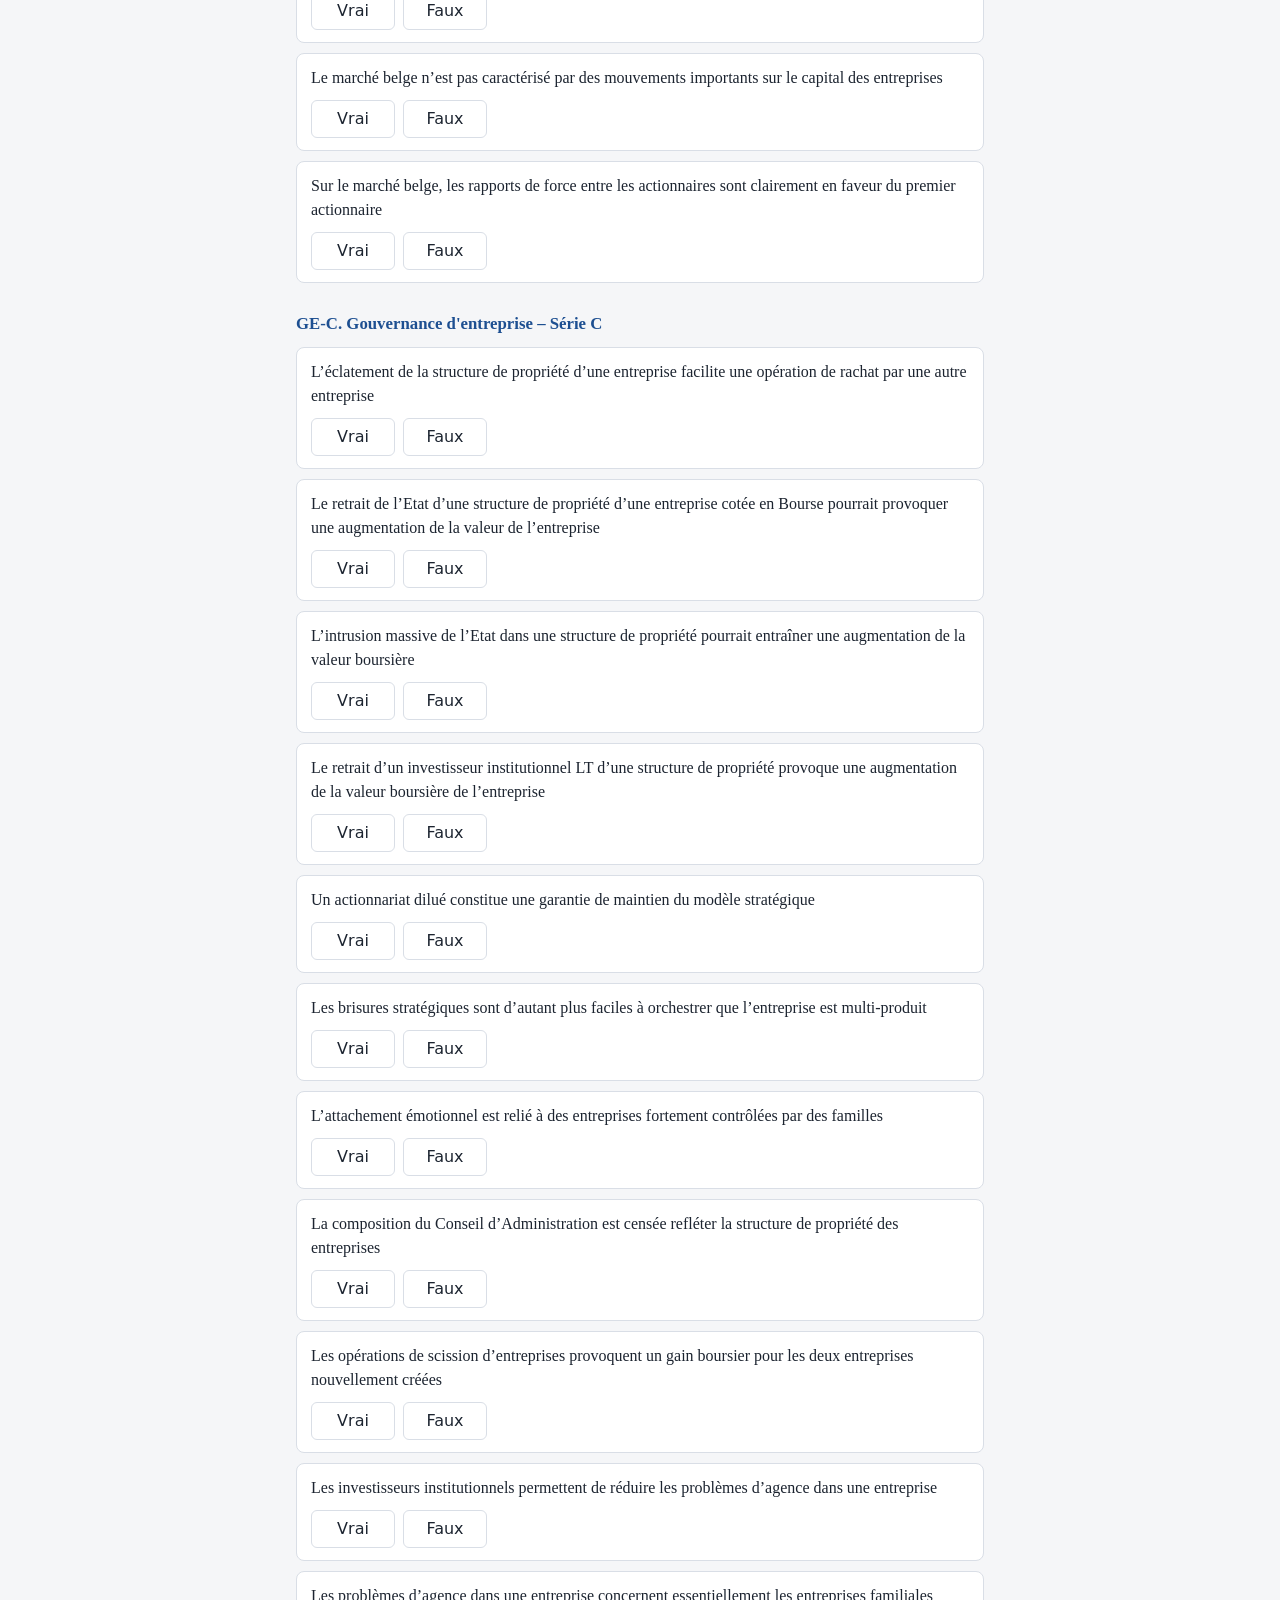
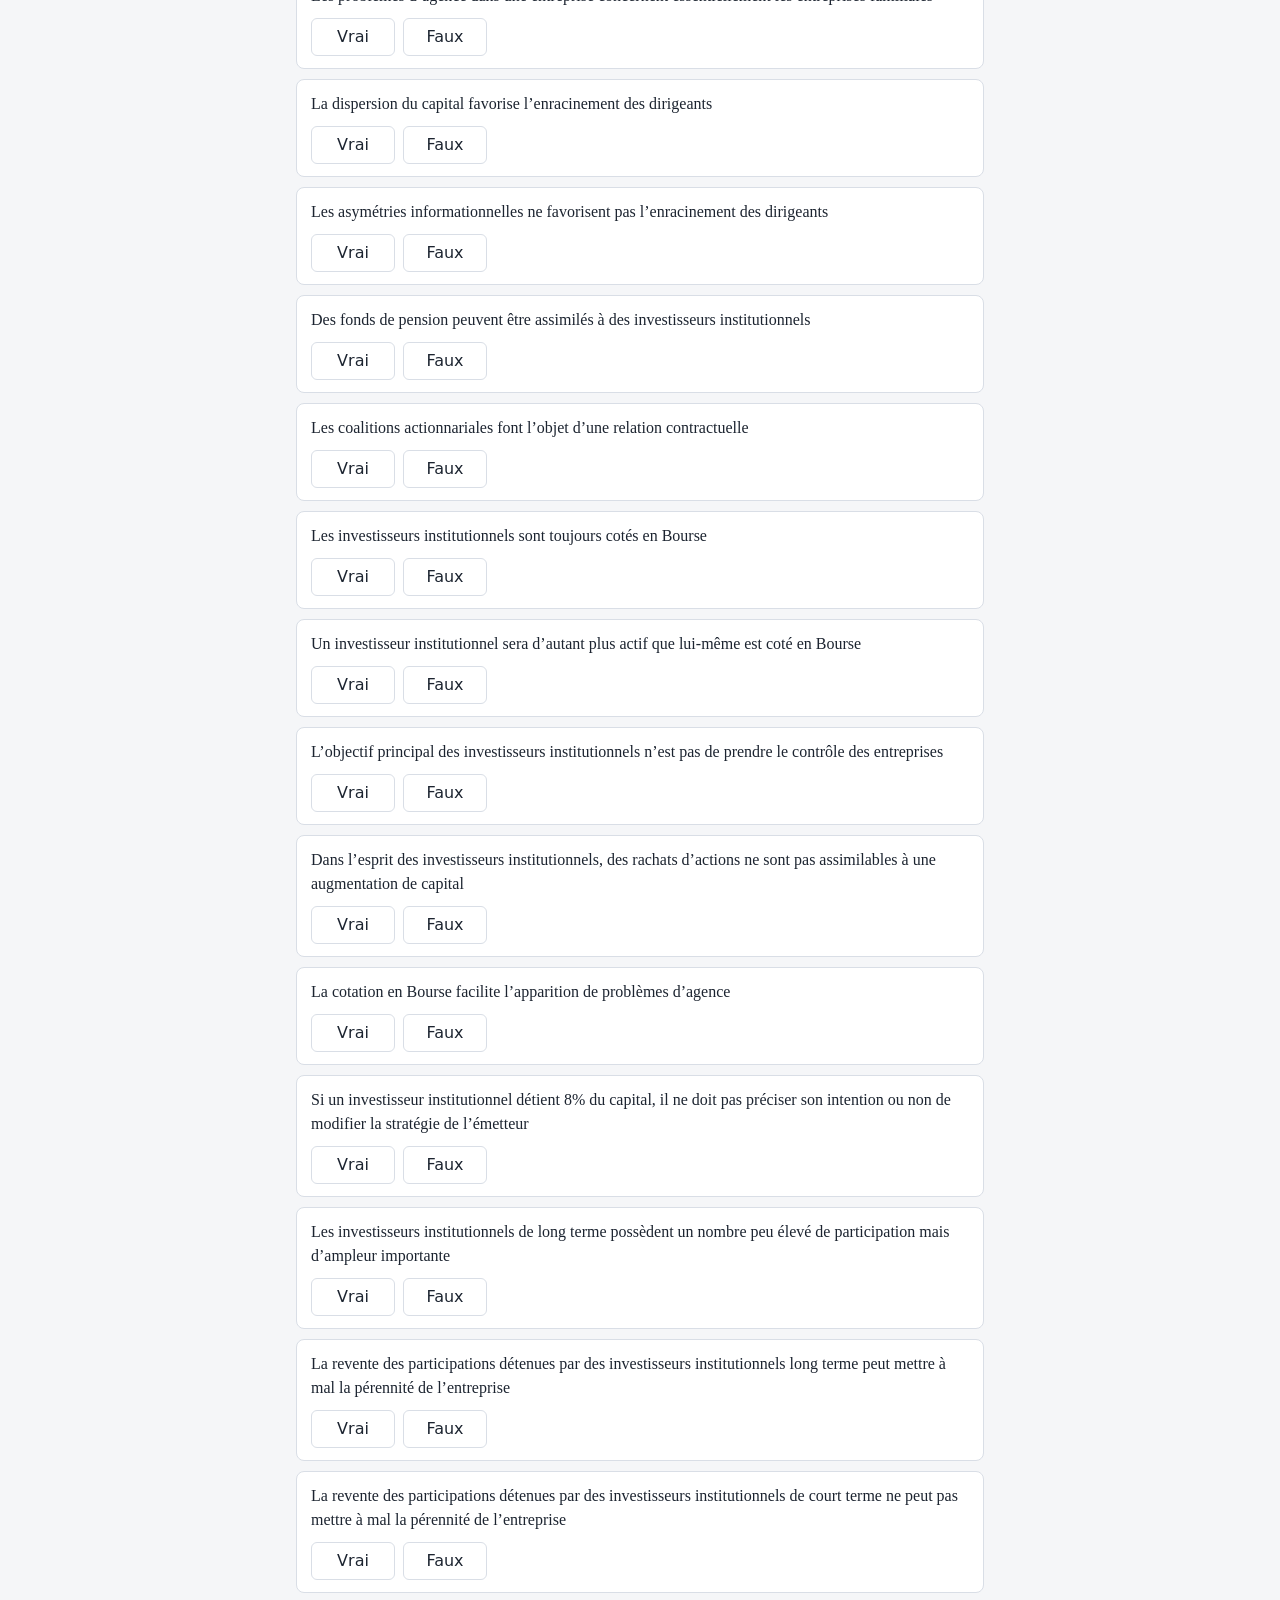
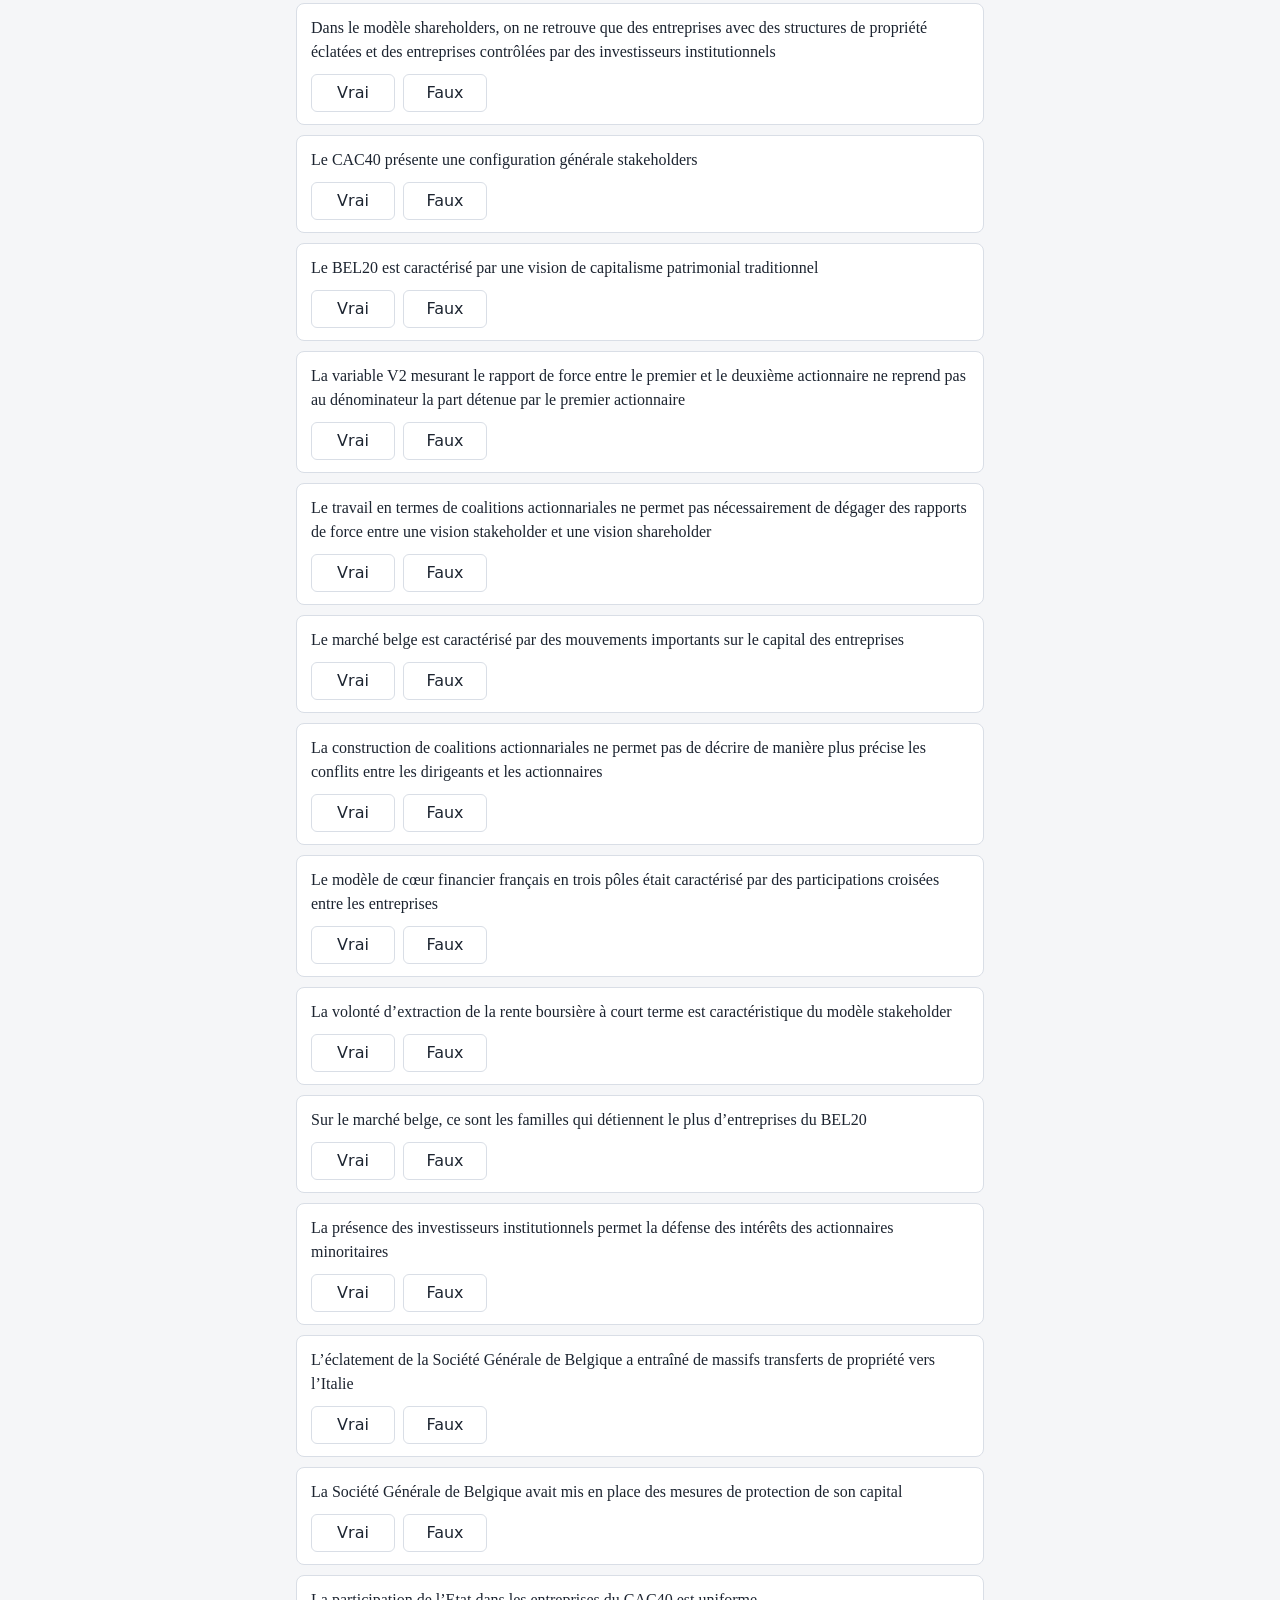
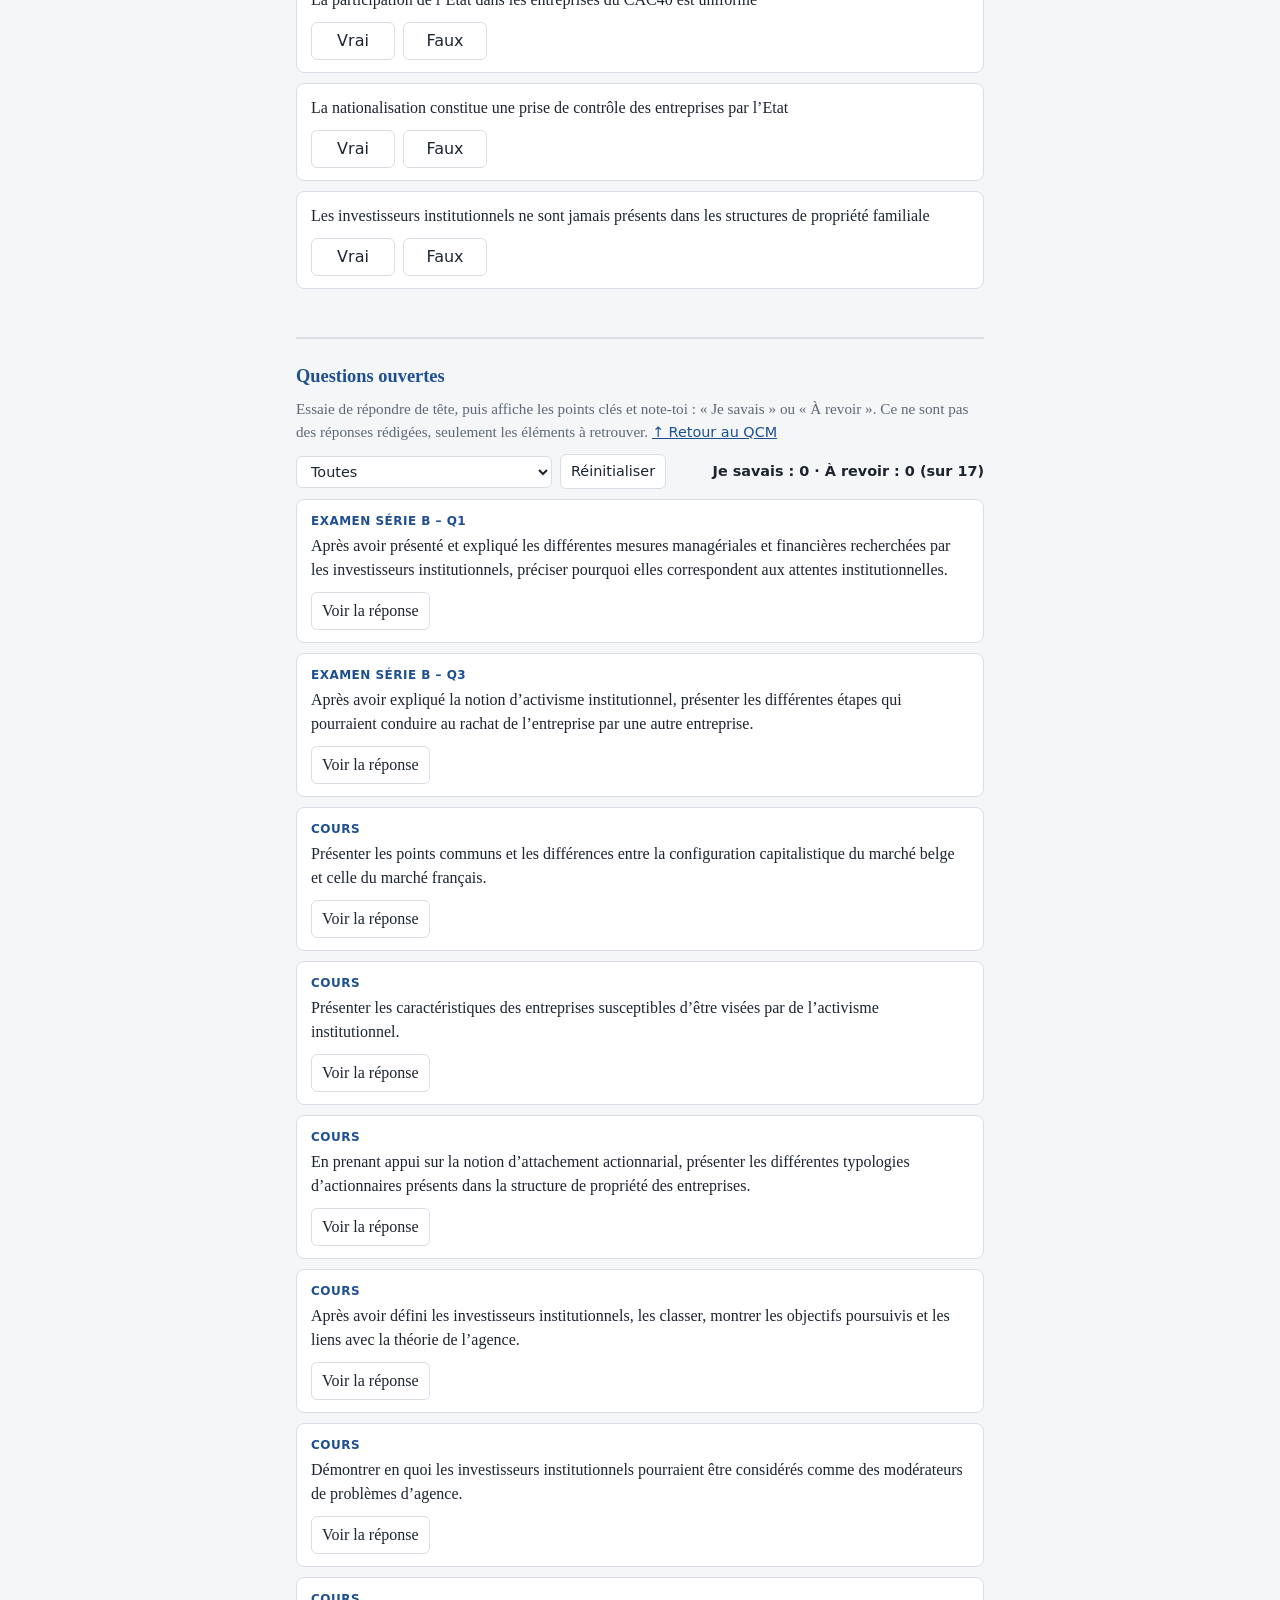
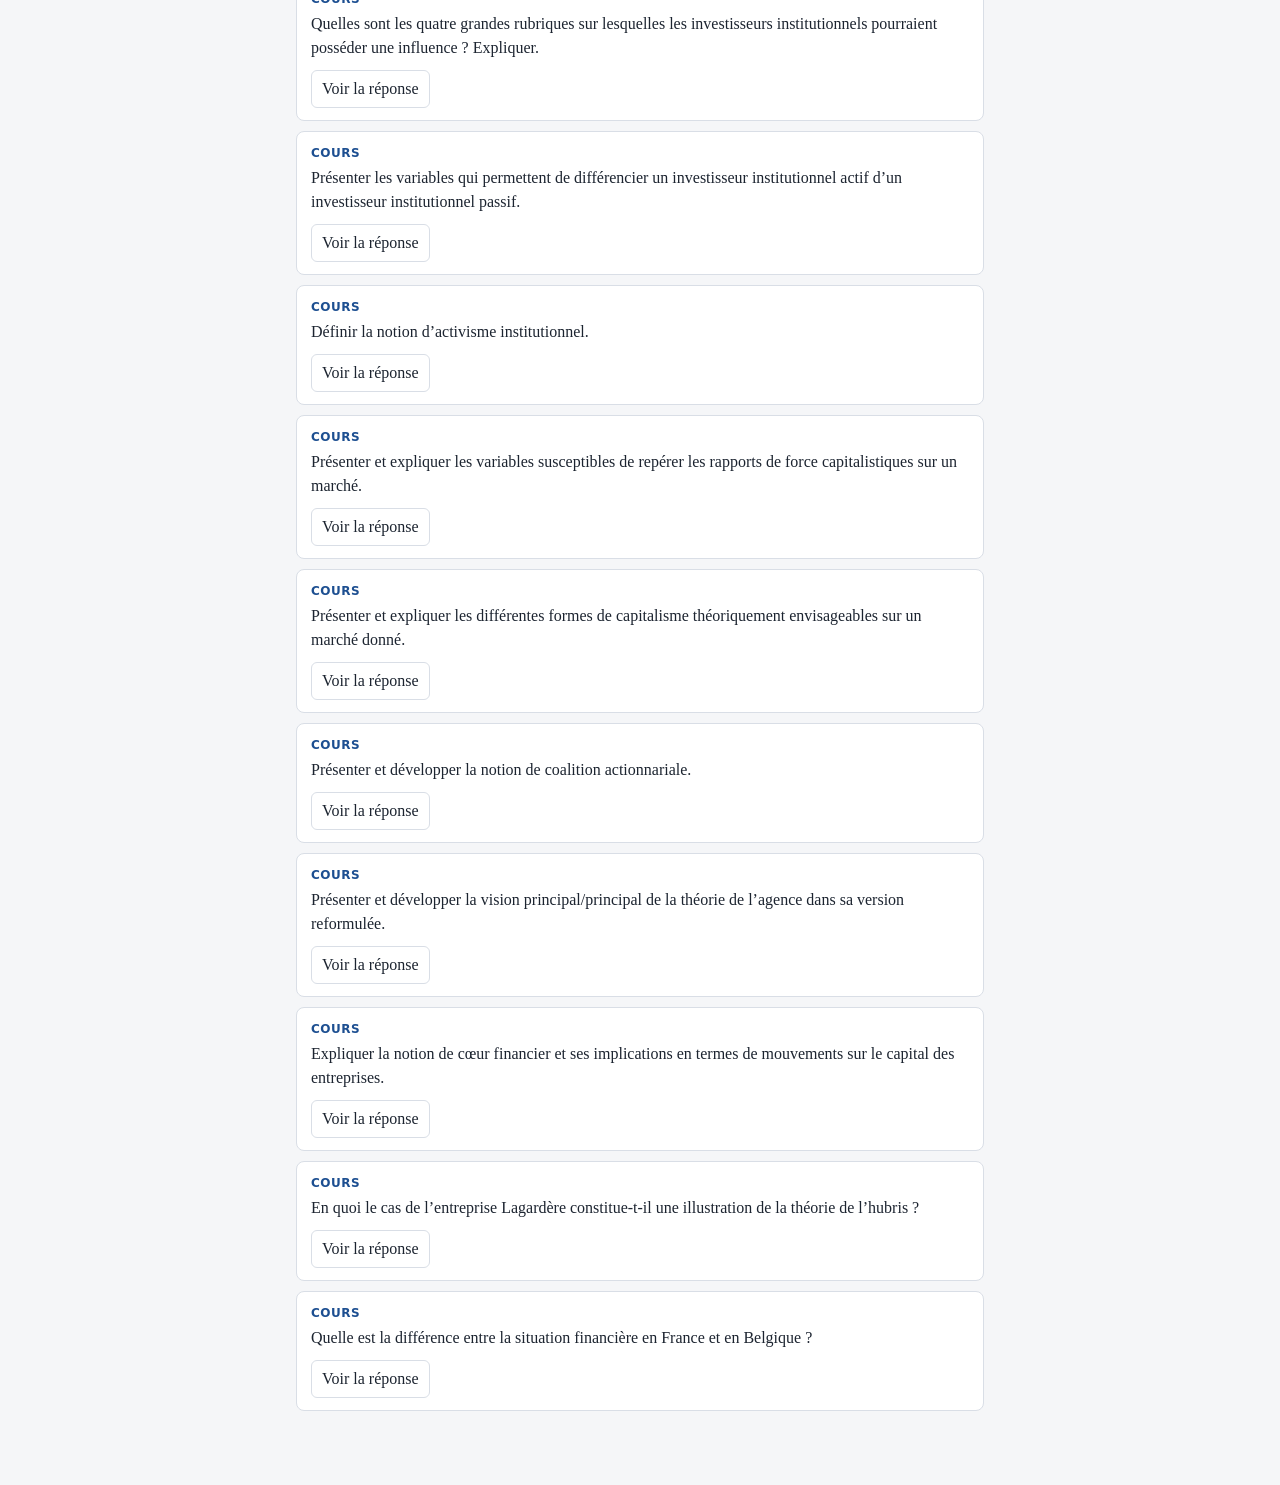
<file: gouvernance-entreprise/index.html>
<!DOCTYPE html>
<html lang="fr">
<head>
<meta charset="utf-8">
<meta name="viewport" content="width=device-width, initial-scale=1">
<title>Gouvernance d'entreprise – V ou F d'examen</title>
<style>
:root{--bg:#f5f6f8;--card:#fff;--ink:#1c2430;--mute:#5d6877;--line:#d9dee6;--ok:#1f7a4d;--okbg:#e3f4ea;--ko:#b3322b;--kobg:#fbe7e5;--warn:#8a5a00;--warnbg:#fff3d6;--acc:#1d4f91}
@media(prefers-color-scheme:dark){:root{--bg:#14181f;--card:#1d232d;--ink:#e8ecf2;--mute:#9aa6b6;--line:#303947;--ok:#6fd3a0;--okbg:#17352a;--ko:#ff9a92;--kobg:#3b1f1d;--warn:#f0c46a;--warnbg:#3a2f12;--acc:#8db8f0}}
*{box-sizing:border-box}
body{margin:0;background:var(--bg);color:var(--ink);font:16px/1.5 Georgia,"Times New Roman",serif}
main{max-width:720px;margin:0 auto;padding:16px 16px 64px}
header{position:sticky;top:0;background:var(--bg);padding:12px 0;border-bottom:1px solid var(--line);z-index:2}
h1{font-size:1.25rem;margin:0 0 8px}
.bar{display:flex;flex-wrap:wrap;gap:8px;align-items:center;font-family:system-ui,sans-serif;font-size:.9rem}
select,button{font:inherit;padding:6px 10px;border:1px solid var(--line);border-radius:6px;background:var(--card);color:var(--ink);cursor:pointer}
select:focus-visible,button:focus-visible{outline:2px solid var(--acc);outline-offset:2px}
#score{margin-left:auto;font-weight:600}
h2{font-size:1.05rem;margin:28px 0 8px;color:var(--acc)}
.q{background:var(--card);border:1px solid var(--line);border-radius:8px;padding:12px 14px;margin:10px 0}
.q p{margin:0 0 10px}
.btns{display:flex;gap:8px;font-family:system-ui,sans-serif}
.btns button{min-width:84px}
.q.done .btns button{cursor:default}
.btns button.good{background:var(--okbg);border-color:var(--ok);color:var(--ok);font-weight:600}
.btns button.bad{background:var(--kobg);border-color:var(--ko);color:var(--ko)}
.fb{display:none;margin-top:10px;font-family:system-ui,sans-serif;font-size:.9rem}
.q.done .fb{display:block}
.fb b.r{color:var(--ok)}.fb b.w{color:var(--ko)}
.note{margin-top:6px;color:var(--mute)}
.flag{background:var(--warnbg);color:var(--warn);padding:6px 8px;border-radius:6px;margin-top:6px}

/* ---- Questions ouvertes (section indépendante du QCM) ---- */
#oq{scroll-margin-top:110px;margin-top:48px;padding-top:8px;border-top:2px solid var(--line)}
#oq h2{margin-top:16px;font-size:1.15rem}
.oq-intro{color:var(--mute);margin:0 0 10px;font-size:.95rem}
.oq-bar{display:flex;flex-wrap:wrap;gap:8px;align-items:center;font-family:system-ui,sans-serif;font-size:.9rem;margin-bottom:8px}
#oq-score{margin-left:auto;font-weight:600}
.oq-link{font-family:system-ui,sans-serif;font-size:.9rem;color:var(--acc)}
.oq-card{background:var(--card);border:1px solid var(--line);border-radius:8px;padding:12px 14px;margin:10px 0}
.oq-tag{font-family:system-ui,sans-serif;font-size:.75rem;font-weight:600;color:var(--acc);text-transform:uppercase;letter-spacing:.04em;margin-bottom:4px}
.oq-q{margin:0 0 10px}
.oq-ans{margin-top:12px;font-size:.95rem}
.oq-ans[hidden]{display:none}
.oq-pts{margin:0;padding-left:1.2rem}
.oq-pts li{margin:0 0 8px}
.oq-self{display:flex;gap:8px;margin-top:12px;font-family:system-ui,sans-serif}
.oq-self button.on-ok{background:var(--okbg);border-color:var(--ok);color:var(--ok);font-weight:600}
.oq-self button.on-ko{background:var(--kobg);border-color:var(--ko);color:var(--ko);font-weight:600}
.oq-empty{color:var(--mute);font-family:system-ui,sans-serif}
</style>
</head>
<body>
<div style="max-width:720px;margin:0 auto;padding:14px 20px 0"><a href="../index.html" style="font:13.5px system-ui,sans-serif;color:#6B7680;text-decoration:none">← Choix du cours</a></div>
<main>
<header>
<h1>Gouvernance d'entreprise – V ou F d'examen</h1>
<div class="bar">
<select id="ch" aria-label="Chapitre"></select>
<button id="shuf">Mélanger</button>
<button id="rst">Recommencer</button>
<span id="score" aria-live="polite"></span>
<a class="oq-link" href="#oq">Questions ouvertes ↓</a>
</div>
</header>
<div id="list"></div>

<section id="oq">
<h2>Questions ouvertes</h2>
<p class="oq-intro">Essaie de répondre de tête, puis affiche les points clés et note-toi : « Je savais » ou « À revoir ». Ce ne sont pas des réponses rédigées, seulement les éléments à retrouver. <a class="oq-link" href="#">↑ Retour au QCM</a></p>
<div class="oq-bar">
<select id="oq-filter" aria-label="Filtrer les questions ouvertes">
<option value="all">Toutes</option>
<option value="exam">Tombées à l’examen (série B)</option>
<option value="redo">À revoir</option>
</select>
<button id="oq-reset">Réinitialiser</button>
<span id="oq-score" aria-live="polite"></span>
</div>
<div id="oq-list"></div>
</section>

</main>
<script>
// [énoncé, 1=Vrai / 0=Faux, note]. Note commençant par ✏️ = réponse corrigée, ⚠️ = à vérifier.
const D=[
["GE-B. Gouvernance d'entreprise – Série B",[
["L’éclatement de la structure de propriété d’une entreprise ne facilite pas une opération de rachat par une autre entreprise",0,"Ça permet d’être plus facilement racheté."],
["Le retrait de l’Etat d’une structure de propriété d’entreprise empêche le rachat par une autre entreprise",0,"Ça facilite, car c’est l’Etat qui empêche les rachats externes."],
["L’intrusion massive de l’Etat dans une structure de propriété pourrait entraîner une chute de la valeur boursière",1],
["Un actionnariat dilué constitue une garantie de maintien du modèle stratégique",0,"Beaucoup d’actionnaires, donc ils peuvent changer : vulnérable aux OPA."],
["Les brisures stratégiques sont d’autant plus faciles à orchestrer que l’entreprise est multi-produit",1,"Changer de stratégie."],
["L’attachement émotionnel est relié à des entreprises fortement contrôlées des investisseurs institutionnels",0,"Les investisseurs institutionnels n’ont pas d’attache."],
["Le Conseil d’Administration ne reprend que des représentants de personnes physiques ou morales ayant un lien d’affaires avec l’entreprise",0,"CA : administrateurs dépendants (lien avec l’entreprise, donc internes + actionnaire principal) ou indépendants (expertise)."],
["Les investisseurs institutionnels ne permettent pas de réduire les problèmes d’agence dans une entreprise",0,"Pression sur les dirigeants, baisse des coûts d’agence."],
["Les asymétries informationnelles ne favorisent pas l’enracinement des dirigeants",0,"Tout le monde n’a pas les mêmes informations ; on ne peut pas les sortir facilement."],
["Des fonds de pension ne peuvent pas être assimilés à des investisseurs institutionnels",0,"Hedge funds, banques, assurances, fonds d’investissement + fonds de pension."],
["Les investisseurs institutionnels sont toujours passifs",0,"Il y a des actifs et des passifs."],
["Les coalitions actionnariales peuvent faire l’objet d’une relation contractuelle",1,"Agissements de concert."],
["Les investisseurs institutionnels peuvent être cotés en Bourse",1,"Exemple : dans le BEL20, il y en a 5."],
["Un investisseur institutionnel non coté en Bourse sera plus passif que s’il est coté en Bourse",1,"Non coté → passif ; coté → actif."],
["Les augmentations de capital ne sont pas recherchées par les investisseurs institutionnels",1],
["L’objectif principal des investisseurs institutionnels n’est pas de prendre le contrôle des entreprises",1,"But premier : amener la plus-value boursière et les dividendes."],
["Dans l’esprit des investisseurs institutionnels, des rachats d’actions sont assimilables à une augmentation de capital",0,"→ plus-value."],
["La cotation en Bourse facilite l’apparition de problèmes d’agence",1,"Pression boursière."],
["L’incorporation d’une partie importante du résultat net dans les fonds propres n’est pas recherchée par les investisseurs institutionnels",1,"Préfèrent des dividendes plus généreux que la mise en réserve."],
["Il n’existe pas de liaison entre des opérations de désinvestissements sélectifs et l’opérabilité d’une entreprise",0,"Vendre des participations ↔ OPA : il y a un lien."],
["L’activisme d’un investisseur institutionnel n’est pas inversement proportionnel à ses niveaux de participation",1,"Plus il a de parts, moins il est actif."],
["Les investisseurs institutionnels de long terme possèdent un nombre peu élevé de participation mais d’ampleur importante",1,"LT : beaucoup d’argent dans peu d’entreprises. CT : peu d’argent dans plusieurs entreprises."],
["Les contacts entre les investisseurs institutionnels de long terme et les dirigeants de l’entreprise ne sont pas plus nombreux s’il s’agit d’un investisseur de LT que de CT",0,"Les investisseurs LT et les dirigeants ont plus de contacts, car les LT veulent changer la stratégie."],
["La revente des participations détenues par des investisseurs institutionnels long terme ne peut pas mettre à mal la pérennité de l’entreprise",0,"Dans le temps : risque de faillite, car la revente est un signal de méfiance."],
["La non-rencontre des attentes des investisseurs institutionnels de long terme peut mettre à mal la pérennité de l’entreprise",1],
["Pour l’exercice de leur activisme, les investisseurs institutionnels de LT privilégieront des structures de propriété accessibles",1],
["La croissance des ventes peut constituer un élément attractif pour les investisseurs institutionnels",0,"Ils visent une faible croissance mais une forte rentabilité."],
["La politique de distribution des dividendes peut constituer un élément attractif pour les investisseurs institutionnels",1],
["Après une opération de scission d’entreprise, les investisseurs institutionnels de long terme demeurent systématiquement dans le capital des deux entreprises",0,"Ils peuvent rester ou revendre."],
["Dans le modèle stakeholders, on ne retrouve que des entreprises familiales et celles contrôlées par l’Etat",0,"Il y a aussi l’autocratie, le personnel."],
["Dans le BEL20, il y a une surreprésentation de sociétés immobilières comparativement au CAC40",1],
["Le CAC40 présente une configuration générale shareholders",0,"Le CAC40 est stakeholders (22) plutôt que shareholders (18)."],
["Le BEL20 est caractérisé par une vision de capitalisme patrimonial moderniste",0,"C’est un capitalisme patrimonial traditionnel."],
["En travaillant en termes de coalitions actionnariales, les quatre variables mesurant les rapports de force entre actionnaires sont calculables",0,"Seulement V1 et V2 (pas V3 ni V4)."],
["La variable V2 mesurant le rapport de force entre le premier et le deuxième actionnaire reprend au dénominateur la part détenue par le deuxième actionnaire",0,"V2 = (part 1 − part 2) / part 1 : c’est la part du premier actionnaire au dénominateur."],
["Des niveaux élevés de flottant pour constituer un facteur d’attrait pour le positionnement institutionnel",1,"Effet mouton."],
["Le travail en termes de coalitions actionnaires permet de dégager des rapports de force entre une vision stakeholder et une vision shareholder",1],
["Sur le marché belge, les placements des investisseurs institutionnels sont réalisés dans une optique de diversification de portefeuille",1],
["Le marché belge n’est pas caractérisé par des mouvements importants sur le capital des entreprises",1,"Marché calme."],
["Sur le marché belge, les rapports de force entre les actionnaires sont clairement en faveur du premier actionnaire",1]]],
["GE-C. Gouvernance d'entreprise – Série C",[
["L’éclatement de la structure de propriété d’une entreprise facilite une opération de rachat par une autre entreprise",1],
["Le retrait de l’Etat d’une structure de propriété d’une entreprise cotée en Bourse pourrait provoquer une augmentation de la valeur de l’entreprise",1],
["L’intrusion massive de l’Etat dans une structure de propriété pourrait entraîner une augmentation de la valeur boursière",0,"Décote boursière."],
["Le retrait d’un investisseur institutionnel LT d’une structure de propriété provoque une augmentation de la valeur boursière de l’entreprise",0,"Effet négatif."],
["Un actionnariat dilué constitue une garantie de maintien du modèle stratégique",0,"Fragilisé."],
["Les brisures stratégiques sont d’autant plus faciles à orchestrer que l’entreprise est multi-produit",1],
["L’attachement émotionnel est relié à des entreprises fortement contrôlées par des familles",1],
["La composition du Conseil d’Administration est censée refléter la structure de propriété des entreprises",1],
["Les opérations de scission d’entreprises provoquent un gain boursier pour les deux entreprises nouvellement créées",1],
["Les investisseurs institutionnels permettent de réduire les problèmes d’agence dans une entreprise",1],
["Les problèmes d’agence dans une entreprise concernent essentiellement les entreprises familiales",0,"Les problèmes d’agence se voient surtout dans les entreprises à capital dispersé."],
["La dispersion du capital favorise l’enracinement des dirigeants",1],
["Les asymétries informationnelles ne favorisent pas l’enracinement des dirigeants",0],
["Des fonds de pension peuvent être assimilés à des investisseurs institutionnels",1],
["Les coalitions actionnariales font l’objet d’une relation contractuelle",1],
["Les investisseurs institutionnels sont toujours cotés en Bourse",0,"Il y a des investisseurs non cotés et des cotés."],
["Un investisseur institutionnel sera d’autant plus actif que lui-même est coté en Bourse",1],
["L’objectif principal des investisseurs institutionnels n’est pas de prendre le contrôle des entreprises",1,"→ plus-value."],
["Dans l’esprit des investisseurs institutionnels, des rachats d’actions ne sont pas assimilables à une augmentation de capital",1],
["La cotation en Bourse facilite l’apparition de problèmes d’agence",1],
["Si un investisseur institutionnel détient 8% du capital, il ne doit pas préciser son intention ou non de modifier la stratégie de l’émetteur",1,"Seuil à partir de 10 % ; et dès 5 % → déclaration d’intentions."],
["Les investisseurs institutionnels de long terme possèdent un nombre peu élevé de participation mais d’ampleur importante",1],
["La revente des participations détenues par des investisseurs institutionnels long terme peut mettre à mal la pérennité de l’entreprise",1],
["La revente des participations détenues par des investisseurs institutionnels de court terme ne peut pas mettre à mal la pérennité de l’entreprise",1],
["Dans le modèle shareholders, on ne retrouve que des entreprises avec des structures de propriété éclatées et des entreprises contrôlées par des investisseurs institutionnels",0,"⚠️ À VÉRIFIER. Le « ne … que » rend l'énoncé faux : il existe aussi d'autres cas (portefeuille industriel ?)."],
["Le CAC40 présente une configuration générale stakeholders",1,"22 stakeholders sur 40."],
["Le BEL20 est caractérisé par une vision de capitalisme patrimonial traditionnel",1],
["La variable V2 mesurant le rapport de force entre le premier et le deuxième actionnaire ne reprend pas au dénominateur la part détenue par le premier actionnaire",0,"✏️ En retirant « ne … pas », la phrase deviendrait vraie. Telle quelle, elle est FAUX : V2 = (part 1 − part 2) / part 1, donc la part du premier actionnaire est bien au dénominateur."],
["Le travail en termes de coalitions actionnariales ne permet pas nécessairement de dégager des rapports de force entre une vision stakeholder et une vision shareholder",0,"✏️ En retirant « ne … pas », la phrase deviendrait vraie. Telle quelle, elle est FAUX : le travail en coalitions permet de dégager ces rapports de force."],
["Le marché belge est caractérisé par des mouvements importants sur le capital des entreprises",0,"Marché stable."],
["La construction de coalitions actionnariales ne permet pas de décrire de manière plus précise les conflits entre les dirigeants et les actionnaires",0,"✏️ En retirant « ne … pas », la phrase deviendrait vraie. Telle quelle, elle est FAUX : construire des coalitions permet de décrire plus précisément ces conflits."],
["Le modèle de cœur financier français en trois pôles était caractérisé par des participations croisées entre les entreprises",1,"SG, BNP, AXA/UAP."],
["La volonté d’extraction de la rente boursière à court terme est caractéristique du modèle stakeholder",0,"C’est le modèle shareholder (le modèle stakeholder vise le consensus)."],
["Sur le marché belge, ce sont les familles qui détiennent le plus d’entreprises du BEL20",1],
["La présence des investisseurs institutionnels permet la défense des intérêts des actionnaires minoritaires",1],
["L’éclatement de la Société Générale de Belgique a entraîné de massifs transferts de propriété vers l’Italie",0,"✏️ Avec « l'Italie », la phrase est FAUX : les transferts se sont faits vers Suez, vers la France."],
["La Société Générale de Belgique avait mis en place des mesures de protection de son capital",1,"Résister à l’OPA de Benedetti en 1988."],
["La participation de l’Etat dans les entreprises du CAC40 est uniforme",0,"Pas la même participation partout."],
["La nationalisation constitue une prise de contrôle des entreprises par l’Etat",1,"Exemple : Mitterrand."],
["Les investisseurs institutionnels ne sont jamais présents dans les structures de propriété familiale",0,"✏️ En retirant « jamais », la phrase deviendrait vraie. Telle quelle, elle est FAUX : ils peuvent être présents (ex. Amber, Vivendi chez Lagardère), mais pour diversifier le portefeuille."]]]
];
const $=s=>document.querySelector(s);
let items=[],ok=0,tot=0;
const sel=$("#ch");
sel.innerHTML='<option value="-1">Tous les chapitres</option>'+D.map((c,i)=>`<option value="${i}">${c[0]}</option>`).join("");
function build(shuffle){
  const v=+sel.value;ok=tot=0;
  let list=D.flatMap((c,ci)=>c[1].map(q=>({ci,q}))).filter(x=>v<0||x.ci===v);
  if(shuffle)list.sort(()=>Math.random()-.5);
  const root=$("#list");root.innerHTML="";
  let last=-1;
  list.forEach(({ci,q},n)=>{
    if(!shuffle&&ci!==last){last=ci;const h=document.createElement("h2");h.textContent=D[ci][0];root.appendChild(h)}
    const d=document.createElement("div");d.className="q";
    d.innerHTML=`<p></p><div class="btns"><button data-a="1">Vrai</button><button data-a="0">Faux</button></div><div class="fb"></div>`;
    d.querySelector("p").textContent=(shuffle?`[${D[ci][0].split(".")[0]}] `:"")+q[0];
    d.querySelectorAll("button").forEach(b=>b.onclick=()=>answer(d,q,+b.dataset.a));
    root.appendChild(d);
  });
  items=list;upd();
}
function answer(d,q,a){
  if(d.classList.contains("done"))return;
  d.classList.add("done");tot++;
  const right=a===q[1];if(right)ok++;
  d.querySelectorAll("button").forEach(b=>{
    const v=+b.dataset.a;
    if(v===q[1])b.classList.add("good");else if(v===a)b.classList.add("bad");
    b.disabled=true;
  });
  const flag=q[2]&&(q[2].startsWith("✏️")||q[2].startsWith("⚠️"));
  d.querySelector(".fb").innerHTML=`<b class="${right?"r":"w"}">${right?"Correct.":"Incorrect."}</b> Réponse : ${q[1]?"Vrai":"Faux"}.`+(q[2]?`<div class="${flag?"flag":"note"}"></div>`:"");
  if(q[2])d.querySelector(".fb div").textContent=q[2];
  upd();
}
function upd(){$("#score").textContent=`${ok} / ${tot} (sur ${items.length})`}
sel.onchange=()=>build(false);
$("#shuf").onclick=()=>build(true);
$("#rst").onclick=()=>build(false);
build(false);
</script>

<script>
(function(){
// [tag, énoncé, [[titre, texte], ...], note optionnelle (ℹ️ info / ⚠️ à vérifier)]
var OQ=[
["Examen série B – Q1",
 "Après avoir présenté et expliqué les différentes mesures managériales et financières recherchées par les investisseurs institutionnels, préciser pourquoi elles correspondent aux attentes institutionnelles.",
 [["Licenciements","Moins de salaires à payer, donc charges d’exploitation en baisse et résultat net en hausse (toutes choses égales par ailleurs). Le marché le perçoit positivement et le cours monte."],
  ["Démembrement / scission / opérabilité","L’entreprise devient plus attrayante pour un repreneur. En cas d’OPA, les investisseurs sont intéressés par la prime proposée et la valorisation boursière augmente."],
  ["Politique de dividendes plus généreuse","Une part plus importante du résultat net est versée aux actionnaires. C’est un signal que leurs intérêts sont pris en compte : la demande d’actions augmente, donc le cours aussi."],
  ["Pourquoi elles correspondent aux attentes","L’objectif des investisseurs institutionnels est la maximisation de la valorisation boursière afin de réaliser une plus-value à la revente. Chacune de ces mesures pousse le cours à la hausse."]]],

["Examen série B – Q3",
 "Après avoir expliqué la notion d’activisme institutionnel, présenter les différentes étapes qui pourraient conduire au rachat de l’entreprise par une autre entreprise.",
 [["Notion d’activisme","Engagement proactif d’investisseurs institutionnels, en général minoritaires, dans la gouvernance d’une entreprise pour provoquer des changements (stratégie, situation financière, gouvernance) et créer de la valeur pour les actionnaires."],
  ["Étape 1 : discussion informelle","Dialogue avec les dirigeants et des membres du Conseil d’Administration sur les changements souhaités."],
  ["Étape 2 : campagne publique","En cas d’échec, recours aux médias pour rallier le soutien des actionnaires minoritaires."],
  ["Étape 3 : OPA organisée ou revente","Si les attentes ne sont toujours pas satisfaites : organisation d’une OPA par un tiers (souvent via une coalition) ou revente des participations, ce qui peut fragiliser l’entreprise."],
  ["Lien avec le rachat","Désinvestissements et scission rendent l’entreprise plus « opérable » ; la prime d’OPA attire ensuite les actionnaires."]]],

["Cours",
 "Présenter les points communs et les différences entre la configuration capitalistique du marché belge et celle du marché français.",
 [["Point commun : l’histoire","Volonté initiale de maintenir la propriété nationale des entreprises et de les protéger contre les rachats étrangers. Belgique : via la Société Générale de Belgique (SGB). France : via les nationalisations du début des années 1980."],
  ["Point commun : l’effondrement","SGB rattachée au groupe Suez ; entreprises françaises reprivatisées à partir de 1986. Dans les deux cas, on retrouve un capitalisme patrimonial traditionnel."],
  ["Différence : Belgique","Capitalisme patrimonial traditionnel surtout familial : peu perméable aux investisseurs institutionnels (II), peu de mouvements d’OPA."],
  ["Différence : France","Après les reprivatisations, des noyaux durs (BNP, AXA…) se créent, puis explosent avec la mondialisation et le retrait des banques. Le vide est comblé par les II. Le capital est plus ouvert, donc plus attractif pour eux. Le caractère « traditionnel » vient de la forte présence de l’État."]]],

["Cours",
 "Présenter les caractéristiques des entreprises susceptibles d’être visées par de l’activisme institutionnel.",
 [["Cours de Bourse sous-évalué","Le cours ne reflète pas tout le potentiel de création de valeur."],
  ["Faible croissance, rentabilité élevée","Croissance modérée (ventes, rendement des actifs) mais rentabilité nettement supérieure à celle d’entreprises comparables non ciblées."],
  ["Moindre redistribution des profits","Les profits sont moins distribués que la moyenne du secteur : les II y voient des ressources mal utilisées, qui seraient mieux employées en dividendes ou en projets plus rentables."],
  ["Défenses contre les OPA","Les II peuvent cibler ces entreprises pour lever ces barrières et faciliter restructurations ou prises de contrôle."],
  ["Capital accessible, coalitions possibles","Le capital est relativement ouvert et des alliances avec d’autres actionnaires sont envisageables, ce qui renforce l’influence des activistes."]]],

["Cours",
 "En prenant appui sur la notion d’attachement actionnarial, présenter les différentes typologies d’actionnaires présents dans la structure de propriété des entreprises.",
 [["Avec attachement : famille","Attachement émotionnel. Cascade de holdings, capital cadenassé, peu d’OPA hostiles. Stratégie prudente, peu d’endettement, rémunération généreuse, présence au CA."],
  ["Avec attachement : État / collectivités","Attachement raisonné. Secteurs sensibles (armement, énergie…), stratégie conservatrice, rémunération importante, peu perméable aux fusions-acquisitions."],
  ["Avec attachement : salariés","Rarement actionnaire principal. Attachement à la fois raisonné et émotionnel (leur salaire dépend de l’entreprise)."],
  ["Avec attachement : autocontrôle","Part du capital détenue par l’entreprise elle-même via le rachat d’actions propres. Capital stable, attachement rationnel."],
  ["Sans attachement : investisseurs institutionnels","Long terme : veulent faire évoluer la gestion, parfois en entrant au CA. Court terme : participation plus faible, diversification de portefeuille. Objectif : maximiser la valeur boursière pour la plus-value ; entreprises souvent concernées par des fusions-acquisitions."],
  ["Sans attachement : partenaires industriels","Entreprise qui détient une partie du capital d’une autre : peut être un premier pas vers une reprise."],
  ["Sans attachement : flottant","Galaxie de petits porteurs sans représentation ni influence. Faible pouvoir actionnarial, grande latitude managériale, entreprises plus risquées. Plus le flottant est élevé, plus le capital est dispersé."]]],

["Cours",
 "Après avoir défini les investisseurs institutionnels, les classer, montrer les objectifs poursuivis et les liens avec la théorie de l’agence.",
 [["Définition","Entités qui collectent l’épargne et prennent des participations dans d’autres entreprises : banques, assurances, fonds de pension, fonds d’investissement…"],
  ["Classements possibles","National / international ; passif / actif ; court terme / long terme ; coté / non coté ; participations dans des entreprises cotées / non cotées."],
  ["Objectif","Maximiser la valorisation boursière pour réaliser une plus-value à la revente. Actif (long terme) : en s’impliquant dans la gestion. Passif (court terme) : sans s’impliquer, dans une logique de diversification."],
  ["Lien avec la théorie de l’agence","Principal (actionnaire) et agent (dirigeant) peuvent avoir des intérêts divergents, d’où des coûts d’agence, surtout quand le capital est très éclaté. Un II avec une participation importante agit comme modérateur : il pousse les dirigeants à aller dans le sens des actionnaires, sous peine de remplacement."]]],

["Cours",
 "Démontrer en quoi les investisseurs institutionnels pourraient être considérés comme des modérateurs de problèmes d’agence.",
 [["Problèmes visés","Comportement opportuniste des dirigeants, investissement excessif ou insuffisant, manipulation de l’information, dilution de la propriété."],
  ["Surveillance renforcée","Ils protègent leurs investissements en surveillant les dirigeants, ce qui réduit les asymétries d’information et aligne les intérêts."],
  ["Engagement proactif","Échanges avec la direction, participation aux assemblées générales : influence sur les décisions stratégiques."],
  ["Alignement à long terme","Des investisseurs comme les fonds de pension encouragent la stabilité et la croissance plutôt que les gains immédiats."],
  ["Meilleure gouvernance","Transparence, comités indépendants, rémunération liée à la performance : moins de marge pour les comportements déviants."]]],

["Cours",
 "Quelles sont les quatre grandes rubriques sur lesquelles les investisseurs institutionnels pourraient posséder une influence ? Expliquer.",
 [["Orientations stratégiques et financières","Pouvoir de proposition et de vote en AG : rachats d’actions propres, politique de dividendes, structure du capital."],
  ["Valorisation boursière","Leur entrée au capital est un signal (sous-valorisation perçue) que les petits investisseurs suivent : effet mouton."],
  ["Pérennisation des activités","Acteurs de long terme, ils peuvent encourager des pratiques durables, la R&D et l’anticipation des défis futurs."],
  ["Configuration générale d’un marché","Agissant collectivement, leurs investissements massifs orientent les tendances : valorisations, fusions-acquisitions, flux de capitaux."]]],

["Cours",
 "Présenter les variables qui permettent de différencier un investisseur institutionnel actif d’un investisseur institutionnel passif.",
 [["Orientation","Actif : volonté de renouveau industriel. Passif : spéculation à court terme, diversification de portefeuille."],
  ["Implication dans la gouvernance","Actif : forte, pour régler les problèmes d’agence. Passif : faible voire nulle, rôle d’observateur."],
  ["Niveau de participation","Actif : élevé (souvent plus de 10 %). Passif : faible (généralement 2 à 5 %)."],
  ["Liquidité","Actif : investissement peu réversible (une sortie brutale enverrait un signal négatif). Passif : liquidité élevée, sortie rapide possible."],
  ["Durée de présence","Actif : long terme (10 à 15 ans). Passif : court terme, approche opportuniste."],
  ["Structure du portefeuille","Actif : peu de participations mais importantes. Passif : portefeuille très diversifié, participations faibles."]],
 "ℹ️ Selon les formulations, on parle de cinq ou six variables ; six sont détaillées ici."],

["Cours",
 "Définir la notion d’activisme institutionnel.",
 [["Définition","Engagement proactif des investisseurs institutionnels dans la gouvernance d’une entreprise pour provoquer des changements significatifs dans son comportement ou ses règles, afin d’améliorer la valeur pour tous les actionnaires."],
  ["Dimensions","Contrôle de la gouvernance (AG, organes de décision) ; efforts proactifs pour changer le comportement de la firme ; usage des prérogatives des minoritaires ; voix et droits de vote pour maximiser la valeur."],
  ["Boîte à outils","Discussion informelle, puis campagne publique en cas d’échec, puis OPA organisée ou revente des participations."]]],

["Cours",
 "Présenter et expliquer les variables susceptibles de repérer les rapports de force capitalistiques sur un marché.",
 [["V1 : poids du plus grand actionnaire","Taille de l’actionnaire de référence par rapport au flottant (petits porteurs, instables et peu actifs en AG). Plus V1 est élevée, plus l’actionnaire de référence pèse."],
  ["V2 : écart entre le 1er et le 2e actionnaire","V2 = (part 1 − part 2) / part 1. Plus V2 est proche de 100 %, plus le deuxième actionnaire est en position de faiblesse face au premier."],
  ["V3 : poids des autres actionnaires","V3 = (part max − part moyenne des autres) / part max. Plus V3 est élevée, plus les autres actionnaires sont petits face à l’actionnaire de référence."],
  ["V4 : nombre d’autres actionnaires","Nombre d’actionnaires présents en même temps que l’actionnaire de référence : beaucoup = pouvoir dispersé, peu = pouvoir concentré."]],
 "ℹ️ L’énoncé parle parfois de trois variables, mais quatre sont généralement présentées. ⚠️ Formule exacte de V1 à vérifier avec le cours."],

["Cours",
 "Présenter et expliquer les différentes formes de capitalisme théoriquement envisageables sur un marché donné.",
 [["Capitalisme de marché financier (shareholders)","Typique des marchés anglo-saxons : actionnariat dispersé, aucun actionnaire en position de force, pression actionnariale limitée. Grande autonomie et latitude managériale pour les dirigeants."],
  ["Capitalisme patrimonial traditionnel","Actionnaire dominant (famille ou État) qui impose sa vision. Fort attachement à la continuité, à l’autonomie et à l’indépendance de l’entreprise."],
  ["Capitalisme patrimonial moderniste","Forte présence et implication des investisseurs institutionnels, souvent actionnaires de référence. Objectif central : maximiser la valorisation boursière et la création de valeur actionnariale."]]],

["Cours",
 "Présenter et développer la notion de coalition actionnariale.",
 [["Définition","Groupe d’actionnaires partageant des intérêts communs et collaborant pour atteindre des objectifs précis : long terme (consolidation de l’actionnariat) ou court terme (extraction de rente boursière)."],
  ["Forme","Peut reposer sur une relation contractuelle : les actionnaires agissent de concert."],
  ["Intérêt","Des actionnaires de même profil, par exemple plusieurs II, se coalisent pour maximiser leur influence et leur fonction d’utilité."],
  ["Mesure","V1 = poids de la plus grande coalition (part de la première coalition rapportée au capital hors flottant). V2 = (coalition 1 − coalition 2) / coalition 1. Valeurs élevées : coalition dominante en position de force."],
  ["Exemple : Lagardère","La famille Lagardère (environ 8 %) cherche du soutien. Amber, activiste, veut changer la gestion. Vivendi, d’abord chevalier blanc, rachète la part d’Amber et prend le contrôle du groupe."]]],

["Cours",
 "Présenter et développer la vision principal/principal de la théorie de l’agence dans sa version reformulée.",
 [["Point de départ","Théorie de l’agence classique : conflit entre actionnaires (principaux) et dirigeants (agents) à cause de divergences d’intérêts."],
  ["Évolution","Le conflit se déplace entre coalitions actionnariales, surtout quand la structure de propriété est complexe et compte plusieurs groupes importants."],
  ["Analyse","On compare les rapports de force entre coalitions avec V1 (poids de la plus grande) et V2 (distance entre la première et la deuxième)."],
  ["Lecture","V1 et V2 élevées : coalition dominante renforcée, moins de négociation et de contre-pouvoirs. Valeurs plus faibles : relations plus équilibrées. Coalitions typiquement opposées : long terme contre court terme."]]],

["Cours",
 "Expliquer la notion de cœur financier et ses implications en termes de mouvements sur le capital des entreprises.",
 [["Définition","Ensemble d’alliances intergroupes (les pôles), stables et durables, qui jouent un rôle central dans le paysage financier."],
  ["Fonction","Créer des conditions durables et favorables à la restructuration industrielle (fusions, acquisitions)."],
  ["Implications sur le capital","Relations durables (participations croisées), gestion des décisions d’achat, de vente et d’investissement, moteur de changements structurels dans la composition du capital."],
  ["Exemple","France, années 90 : pôles autour de SG, BNP, AXA/UAP."]]],

["Cours",
 "En quoi le cas de l’entreprise Lagardère constitue-t-il une illustration de la théorie de l’hubris ?",
 [["La théorie","Dans une OPA, le dirigeant de l’initiateur peut agir par ego ou excès de confiance, pour prendre le contrôle à tout prix plutôt que par rationalité économique."],
  ["Arnaud Lagardère","Il vit l’activisme d’Amber comme une remise en cause personnelle. Il crut que le statut de SCA le protégerait indéfiniment (contrôle avec environ 7 à 13 % du capital) et n’anticipa pas la coalition adverse."],
  ["Choix stratégiques","Abandon du cœur de métier industriel (aéronautique, EADS) pour une nébuleuse d’activités sans synergies (médias, sport, travel retail) : groupe vulnérable au démantèlement."],
  ["Réseau d’amis","Recours à des chevaliers blancs (Vivendi/Bolloré, LVMH/Arnault) sur la base de relations personnelles ; ces alliés agissaient par cynisme utilitaire."],
  ["Côté Vivendi","L’entrée de LVMH au capital accélère la stratégie de Vivendi : le prix devient très élevé, c’est un combat de pouvoir pour évincer un rival. Amber joue le rôle de pivot."]]],

["Cours",
 "Quelle est la différence entre la situation financière en France et en Belgique ?",
 [["Cadre général","Six configurations de propriété, du modèle stakeholders (famille, État, autocontrôle, fort attachement) au modèle shareholders (capital éclaté, II tournés vers le profit), et trois formes de capitalisme : marché financier, patrimonial traditionnel (Belgique), patrimonial moderniste (France)."],
  ["Belgique","SGB créée en 1822 pour préserver l’indépendance économique nationale. Déclin dans les années 70-80 (désinvestissements, gestion trop centralisée). En 1988, OPA hostile de De Benedetti : la SGB appelle Suez, le centre de décision passe à Paris. Marché réduit, familial, dominé par le capitalisme patrimonial traditionnel (BEL20)."],
  ["France","Nationalisations (après-guerre, 1981) puis reprivatisation dès 1986. Noyaux durs de banques (BNP, AXA, SG) avec participations croisées, qui éclatent avec la bataille de Paribas. Entrée massive d’II étrangers : capitalisme patrimonial moderniste. CAC 40 plus ouvert aux fusions-acquisitions, avec une protection étatique des secteurs essentiels."],
  ["Cas Lagardère","Contrôle malgré une participation minoritaire grâce à la SCA. Entrée d’Amber (2020), Vivendi s’allie à Amber et monte à environ 45 % du capital : fragilité des protections juridiques face à l’activisme."]],
 "⚠️ Date de la bataille de Paribas à vérifier (fin des années 90, autour de 1999)."]
];

var state=OQ.map(function(){return {shown:false,r:null}});
var root=document.getElementById("oq-list"),flt=document.getElementById("oq-filter"),sc=document.getElementById("oq-score");
function score(){
  var ok=0,ko=0;state.forEach(function(s){if(s.r===1)ok++;else if(s.r===0)ko++});
  sc.textContent="Je savais : "+ok+" · À revoir : "+ko+" (sur "+OQ.length+")";
}
function el(tag,cls,txt){var e=document.createElement(tag);if(cls)e.className=cls;if(txt!=null)e.textContent=txt;return e}
function build(){
  var f=flt.value;root.innerHTML="";var n=0;
  OQ.forEach(function(q,i){
    var s=state[i];
    if(f==="exam"&&q[0].indexOf("Examen")!==0)return;
    if(f==="redo"&&s.r!==0)return;
    n++;
    var card=el("article","oq-card");
    card.appendChild(el("div","oq-tag",q[0]));
    card.appendChild(el("p","oq-q",q[1]));
    var show=el("button",null,s.shown?"Masquer la réponse":"Voir la réponse");
    var ans=el("div","oq-ans");ans.hidden=!s.shown;
    var ol=el("ol","oq-pts");
    q[2].forEach(function(p){var li=el("li");li.appendChild(el("b",null,p[0]+". "));li.appendChild(document.createTextNode(p[1]));ol.appendChild(li)});
    ans.appendChild(ol);
    if(q[3]){var flag=q[3].indexOf("⚠️")>=0;ans.appendChild(el("div",flag?"flag":"note",q[3]))}
    var self=el("div","oq-self");
    var b1=el("button",s.r===1?"on-ok":null,"Je savais"),b0=el("button",s.r===0?"on-ko":null,"À revoir");
    b1.onclick=function(){s.r=(s.r===1?null:1);score();build()};
    b0.onclick=function(){s.r=(s.r===0?null:0);score();build()};
    self.appendChild(b1);self.appendChild(b0);ans.appendChild(self);
    show.onclick=function(){s.shown=!s.shown;ans.hidden=!s.shown;show.textContent=s.shown?"Masquer la réponse":"Voir la réponse"};
    card.appendChild(show);card.appendChild(ans);root.appendChild(card);
  });
  if(!n)root.appendChild(el("p","oq-empty",f==="redo"?"Aucune question marquée « À revoir » pour l’instant.":"Aucune question."));
}
flt.onchange=build;
document.getElementById("oq-reset").onclick=function(){state.forEach(function(s){s.shown=false;s.r=null});score();build()};
score();build();
})();
</script>
</body>
</html>
</file>
<file: style.css>
/* Page d'accueil : choix du cours (le style de chaque quiz est dans son propre dossier) */
:root{
  --navy:#173A5E; --navy-2:#2E74B5; --paper:#FBF9F4; --card:#FFFFFF;
  --ink:#1E2A33; --muted:#6B7680; --line:#E4DFD3;
  box-sizing:border-box;
  padding-top:env(safe-area-inset-top,0px); padding-bottom:env(safe-area-inset-bottom,0px);
}
@media (prefers-color-scheme: dark){
  :root{ --paper:#14181C; --card:#1B2126; --ink:#EDEBE4; --muted:#9AA3AB; --line:#2A3138; }
}
*{box-sizing:border-box;}
body{margin:0; background:var(--paper); color:var(--ink);
  font-family:-apple-system,BlinkMacSystemFont,"Segoe UI",Roboto,sans-serif;}
.wrap{max-width:640px; margin:0 auto; padding:40px 20px 60px;}
h1{font-family:Georgia,"Times New Roman",serif; font-size:clamp(26px,6vw,34px); margin:0 0 6px; letter-spacing:-0.01em;}
.sub{color:var(--muted); font-size:15px; margin:0 0 28px;}
.course{
  display:block; text-decoration:none; color:inherit;
  background:var(--card); border:1px solid var(--line); border-radius:14px;
  padding:22px; margin-bottom:14px; box-shadow:0 1px 3px rgba(0,0,0,.05);
  transition:border-color .15s, transform .15s;
}
.course:hover,.course:focus-visible{border-color:var(--navy-2); transform:translateY(-1px); outline:none;}
.course-tag{display:block; font-size:12px; font-weight:600; color:var(--navy-2); margin-bottom:6px;}
.course-title{display:block; font-family:Georgia,serif; font-size:21px; font-weight:700; margin-bottom:6px;}
.course-desc{display:block; font-size:14px; color:var(--muted); line-height:1.45;}
</file>
